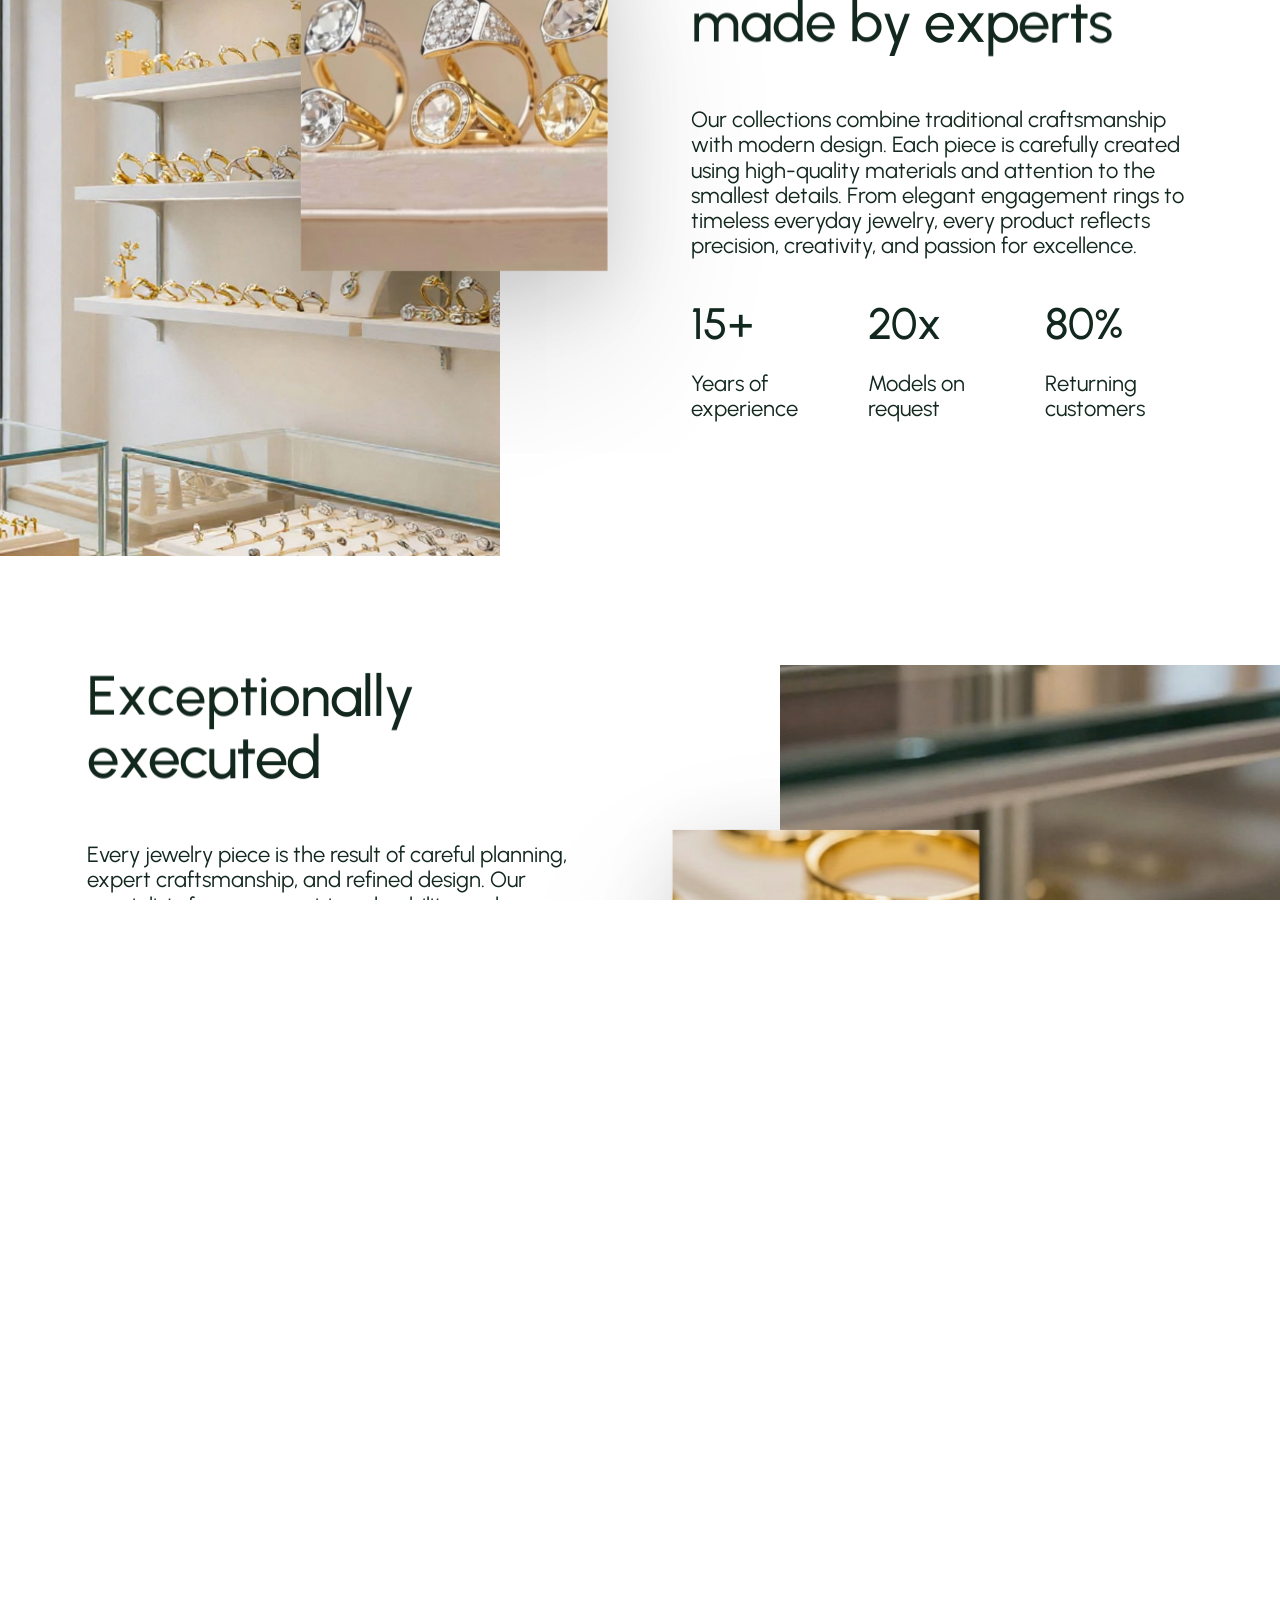
<file: index.html>
<!DOCTYPE html>
<html lang="en">

<head>
    <title>Gabriel Matei</title>
    <meta charset="UTF-8">
    <meta name="viewport" content="width=device-width, initial-scale=1">
    <meta name="description" content="" />
    <meta name="keywords"
        content="Senior Frontend UI Developer | Figma to Production | Pixel Perfect Implementation" />
    <meta http-equiv="Content-Language" content="en-us">
    <meta http-equiv="Content-Type" content="text/html; charset=windows-1252">
    <meta http-equiv="content-type" content="text/html; charset=utf-8" />
    <meta http-equiv="X-UA-Compatible" content="IE=9; IE=8; IE=7; IE=EDGE" />
    <link rel="icon" href="favicon.ico" type="image/x-icon" />

    <link rel="preconnect" href="https://fonts.googleapis.com">
    <link rel="preconnect" href="https://fonts.gstatic.com" crossorigin>
    <link href="https://fonts.googleapis.com/css2?family=Urbanist:ital,wght@0,100..900;1,100..900&display=swap" rel="stylesheet">

    <link href="css/bootstrap.min.css" rel="stylesheet">
    <link href="css/custom.css" rel="stylesheet">

    <script src="js/jquery-1.12.4.js"></script>
    <script src="js/gsap.min.js"></script>
    <script src="js/GSDevTools.min.js"></script>
    <script src="js/ScrollSmoother.min.js"></script>
    <script src="js/ScrollToPlugin.min.js"></script>
    <script src="js/ScrollTrigger.min.js"></script>
    <script src="js/SplitText.min.js"></script>
</head>

<body class="page-gm">

    <div class="loading"></div>

    <div id="smooth-wrapper">
        <div id="smooth-content">

            <div class="body-container">

                <div id="csm-hero-home" class="container-fluid csm-hero">

                    <header>

                        <div class="csm-header d-flex align-items-center">
                            <div class="container">

                                <div class="row d-flex align-center csm-header-container">
                                    <div class="col-lg-5 d-flex align-center gap-15">
                                        <div class="csm-simple-slit-text">Gabriel Matei</div>
                                    </div>
                                    <div class="col-lg-7 csm-menu-right">

                                        <nav class="desktop-only">
                                            <ul class="primary-nav">
                                                <li class="menu-item">
                                                    <a href="index.html">Home</a>
                                                </li>
                                                <li class="menu-item">
                                                    <a href="portfolio.html">Portfolio</a>
                                                </li>
                                                <li class="menu-item">
                                                    <a href="tech.html">Tech highlights</a>
                                                </li>
                                                <li class="menu-item">
                                                    <a href="contact.html">Contact</a>
                                                </li>
                                            </ul>
                                        </nav>
                                    </div>
                                </div>

                            </div>
                        </div>

                    </header>

                    <div class="container">
                        <div class="row">
                            <div class="col-lg-12">
                                <div class="hero-c-left">
                                    <h1><span class="color">Senior</span> Frontend Developer</h1>
                                    <div class="description"><span class="bullet">&#11044;</span> Building responsive interfaces & UI systems</div>
                                    <div class="description"><span class="bullet">&#11044;</span> Advanced CSS architecture</div>
                                    <div class="description"><span class="bullet">&#11044;</span> CSS variables design systems</div>
                                    <div class="description"><span class="bullet">&#11044;</span> Dynamic theming with HSL color tokens</div>
                                    <div class="description"><span class="bullet">&#11044;</span> Responsive UI systems</div>
                                    <div class="hero-btn">
                                        <a class="csm-btn csm-full-btn" href="portfolio.html">View My Work</a>
                                        <a class="csm-btn csm-btn-white" href="contact.html">Contact Me</a>
                                    </div>
                                </div>
                            </div>
                        </div>
                    </div>

                </div>

                <div class="container-fluid">
                    <div class="csm-image-grid">

                        <div class="row">

                            <div class="img-col-right col-lg-6">
                                <div class="csm-img">
                                    <div class="csm-c-img">
                                        <img src="img/jewerly-store-01.jpg" alt="" data-speed="1.1">
                                    </div>
                                </div>
                                <div class="csm-c-img">
                                    <div class="" data-speed="1.1">
                                        <div class="csm-img-small">
                                            <img src="img/jewerly-store-01k.jpg" alt="" data-speed="1.2">
                                        </div>
                                    </div>
                                </div>
                            </div>

                            <div class="text-col-right col-lg-6">
                                <h2 class="csm-slit-word">Exceptional jewelry<br>made by experts</h2>
                                <p class="csm-text-slideUp">Our collections combine traditional craftsmanship with modern design. Each piece is carefully created using high-quality materials and attention to the smallest details. From elegant engagement rings to timeless everyday jewelry, every product reflects precision, creativity, and passion for excellence.</p>
                                <div class="csm-grid-details">
                                    <div class="row">
                                        <div class="col-lg-4">
                                            <h3 class="csm-text-slideUp">15+</h3>
                                            <p class="csm-text-slideUp">Years of experience</p>
                                        </div>
                                        <div class="col-lg-4">
                                            <h3 class="csm-text-slideUp">20x</h3>
                                            <p class="csm-text-slideUp">Models on request</p>
                                        </div>
                                        <div class="col-lg-4">
                                            <h3 class="csm-text-slideUp">80%</h3>
                                            <p class="csm-text-slideUp">Returning customers</p>
                                        </div>
                                    </div>
                                </div>
                            </div>
                        </div>

                        <div class="row row-reverse">

                            <div class="img-col-left col-lg-6">
                                <div class="csm-img">
                                    <div class="csm-c-img">
                                        <img src="img/jewerly-store-02.jpg" alt="" data-speed="1.1">
                                    </div>
                                </div>
                                <div class="csm-c-img">
                                    <div class="csm-img-small">
                                        <img src="img/jewerly-store-01e.jpg" alt="" data-speed="1.15">
                                    </div>
                                </div>
                            </div>

                            <div class="text-col-right col-lg-6">
                                <h2 class="csm-slit-word">Exceptionally executed</h2>
                                <p class="csm-text-slideUp">Every jewelry piece is the result of careful planning, expert craftsmanship, and refined design. Our specialists focus on precision, durability, and aesthetics to ensure every product meets the highest quality standards and delivers a memorable customer experience.</p>
                                <div class="csm-grid-details">
                                    <div class="row">
                                        <div class="col-lg-6">
                                            <h3 class="csm-text-slideUp">100+</h3>
                                            <p class="csm-text-slideUp">New stores across the country</p>
                                        </div>
                                        <div class="col-lg-6">
                                            <h3 class="csm-text-slideUp">25%</h3>
                                            <p class="csm-text-slideUp">Discount on new products</p>
                                        </div>
                                    </div>
                                </div>
                            </div>

                        </div>

                        <div class="row">

                            <div class="img-col-right col-lg-6">
                                <div class="csm-img">
                                    <div class="csm-c-img">
                                        <img src="img/jewerly-store-03.jpg" alt="" data-speed="1.1">
                                    </div>
                                </div>
                                <div class="csm-c-img">
                                    <div class="" data-speed="1.1">
                                        <div class="csm-img-small">
                                            <img src="img/jewerly-store-03h.jpg" alt="" data-speed="1.2">
                                        </div>
                                    </div>
                                </div>
                            </div>

                            <div class="text-col-right col-lg-6">
                                <h2 class="csm-slit-word">New models made monthly</h2>
                                <p class="csm-text-slideUp">Innovation is part of our process. New designs are created every month, inspired by modern trends and timeless elegance. Our goal is to offer unique jewelry that blends contemporary style with classic craftsmanship.</p>
                                <div class="csm-grid-details">
                                    <div class="row">
                                        <div class="col-lg-4">
                                            <h3 class="csm-text-slideUp">3x</h3>
                                            <p class="csm-text-slideUp">New models</p>
                                        </div>
                                        <div class="col-lg-4">
                                            <h3 class="csm-text-slideUp">+40%</h3>
                                            <p class="csm-text-slideUp">Turnover</p>
                                        </div>
                                        <div class="col-lg-4">
                                            <h3 class="csm-text-slideUp">100%</h3>
                                            <p class="csm-text-slideUp">Satisfied customers</p>
                                        </div>
                                    </div>
                                </div>
                            </div>
                        </div>
                    </div>
                </div>

                <!-- <div class="roll-text">
                    <div class="inner">
                        <div class="text">
                            innovation
                        </div>
                        <div class="text">
                            innovation
                        </div>
                        <div class="text">
                            innovation
                        </div>
                    </div>
                </div> -->

                <div class="roll-text-right">
                    <div id="rti-in" class="inner">
                        <div id="rti-text" class="text">
                            innovation
                        </div>
                        <div class="text">
                            innovation
                        </div>
                        <div class="text">
                            innovation
                        </div>
                    </div>
                </div>

                <div class="sticky-container">

                    <div class="csm-bg-1 sticky-box">
                        <div class="container">
                            <div class="row">
                                <div class="col-lg-12">
                                    <h3>The beginnings</h3>
                                    <div class="sticky-box-text">
                                        <p>What started as a small workshop driven by passion for fine jewelry gradually evolved into a brand focused on quality, creativity, and customer satisfaction. From the very beginning, the goal has always been to create pieces that celebrate important moments in people's lives.</p>
                                    </div>
                                </div>
                            </div>
                        </div>
                    </div>

                    <div class="csm-bg-2 sticky-box">
                        <div class="container">
                            <div class="row">
                                <div class="col-lg-12">
                                    <h3>Fine Jewellery</h3>
                                    <div class="sticky-box-text">
                                        <p>Our fine jewelry collection is designed to highlight elegance and sophistication. Each item is carefully crafted using premium materials and modern techniques, resulting in pieces that remain beautiful and meaningful for years to come.</p>
                                    </div>
                                </div>
                            </div>
                        </div>
                    </div>

                    <div class="csm-bg-3 sticky-box">
                        <div class="container">
                            <div class="row">
                                <div class="col-lg-12">
                                    <h3>The first ambassador</h3>
                                    <div class="sticky-box-text">
                                        <p>Our first brand ambassador represented the values that define our philosophy: authenticity, elegance, and attention to detail. Through collaboration and creativity, we continue to build a brand identity that resonates with customers worldwide.</p>
                                    </div>
                                </div>
                            </div>
                        </div>
                    </div>

                    <div class="csm-bg-4 sticky-box">
                        <div class="container">
                            <div class="row">
                                <div class="col-lg-12">
                                    <h3>The steps to international success</h3>
                                    <div class="sticky-box-text">
                                        <p>Through dedication to quality, continuous innovation, and strong customer relationships, the brand expanded beyond local markets. Step by step, the focus on craftsmanship and modern design helped build a growing international presence.</p>
                                    </div>
                                </div>
                            </div>
                        </div>
                    </div>

                    <div class="csm-bg-5 sticky-box">
                        <div class="container">
                            <div class="row">
                                <div class="col-lg-12">
                                    <h3>The luxury experience</h3>
                                    <div class="sticky-box-text">
                                        <p>Luxury is not only about the product but also about the experience. From discovering new collections to selecting the perfect piece, every interaction is designed to feel refined, personal, and memorable.</p>
                                    </div>
                                </div>
                            </div>
                        </div>
                    </div>

                    <div class="csm-bg-6 sticky-box last-sticky-box">
                        <div class="container">
                            <div class="row">
                                <div class="col-lg-12">
                                    <h3>Design and innovation</h3>
                                    <div class="sticky-box-text">
                                        <p>Design and innovation are at the heart of every collection. By combining modern technologies with traditional techniques, new jewelry concepts are constantly explored to create distinctive pieces with lasting value.</p>
                                    </div>
                                </div>
                            </div>
                        </div>
                    </div>

                </div>

                <div id="highlight-style" class="csm-gradient-th-container">
                    <div class="bg">
                        <div class="container">
                            <div class="row">
                                <div class="col-lg-12">
                                    <p class="highlight-text">Every jewelry piece is the result of careful planning, expert craftsmanship, and refined design. Our specialists focus on precision, durability, and aesthetics to ensure every product meets the highest quality standards and delivers a memorable customer experience.</p>
                                </div>
                            </div>
                        </div>
                    </div>
                </div>

                <div class="scroll-text-container">

                    <section class='scroll-text-smooth'>
                        <div class='wrapper text'>
                            <span>you can shine</span>
                        </div>
                    </section>

                </div>

                <!-- <div class="csm-gradient-sec-container">
                    <div class="bg">
                        <div class="container">
                            <div class="row">
                                <div class="col-lg-12">
                                    <p>Maecenas eget tincidunt ex, nec venenatis quam. Maecenas sodales metus neque. Fusce ornare erat est, quis suscipit ante rhoncus quis. Vivamus a elit dolor. Sed magna tortor, pretium sed accumsan in, pretium ac arcu. Quisque sed dictum turpis, vel euismod ante. Praesent neque risus, vehicula et nulla eu, dapibus suscipit tellus. Nunc in diam magna. Quisque vel justo scelerisque, blandit turpis non, gravida urna. Sed vestibulum nibh a est scelerisque pretium. Aenean finibus commodo orci eu congue. Aenean commodo commodo eros, eu porta velit lobortis ac. Suspendisse ut pretium nibh, sit amet volutpat enim.</p>
                                </div>
                            </div>
                        </div>
                    </div>
                </div> -->

                <div class="csm-icon-boxes-full">
                    <div class="csm-icon-boxes">
                        <div class="container-fluid">
                            <div class="row">
                                <div class="col-lg-3 csm-box-1">
                                    <div class="csm-box">
                                        <div class="csm-icon csm-text-slideUp">
                                            <svg version="1.0" xmlns="http://www.w3.org/2000/svg" width="512.000000pt"
                                                height="512.000000pt" viewBox="0 0 512.000000 512.000000"
                                                preserveAspectRatio="xMidYMid meet">
                                                <g transform="translate(0.000000,512.000000) scale(0.100000,-0.100000)"
                                                    fill="#000000" stroke="none">
                                                    <path
                                                        d="M2500 4648 c-19 -21 -20 -34 -20 -244 0 -209 1 -223 21 -248 16 -20 29 -26 59 -26 30 0 43 6 59 26 20 25 21 39 21 249 0 219 0 222 -23 243 -31 30 -89 30 -117 0z" />
                                                    <path
                                                        d="M1600 4498 c-11 -12 -20 -34 -20 -48 0 -15 47 -124 105 -242 93 -193 108 -217 135 -227 54 -18 109 16 110 69 0 26 -186 419 -214 452 -23 26 -89 24 -116 -4z" />
                                                    <path
                                                        d="M3404 4502 c-25 -30 -214 -424 -214 -448 0 -12 9 -33 21 -48 16 -20 29 -26 59 -26 22 0 45 7 55 16 23 23 206 403 212 442 4 25 1 38 -17 57 -29 31 -92 35 -116 7z" />
                                                    <path
                                                        d="M904 4090 c-26 -10 -54 -48 -54 -71 0 -32 121 -269 145 -285 37 -24 91 -11 110 26 8 16 15 35 15 43 0 8 -29 74 -65 146 -50 101 -71 134 -90 141 -30 12 -33 12 -61 0z" />
                                                    <path
                                                        d="M4152 4090 c-15 -7 -42 -50 -87 -141 -36 -72 -65 -138 -65 -146 0 -8 7 -27 15 -43 19 -37 73 -50 110 -26 26 17 145 253 145 287 0 25 -40 67 -70 73 -14 3 -35 1 -48 -4z" />
                                                    <path
                                                        d="M1695 3790 c-197 -31 -390 -132 -520 -272 -33 -35 -311 -422 -617 -860 -603 -861 -588 -836 -535 -886 28 -27 77 -29 105 -4 10 9 261 364 557 787 296 424 559 794 584 824 62 74 141 135 236 181 119 57 190 74 325 74 160 0 277 -35 404 -119 58 -38 81 -66 92 -111 6 -24 5 -26 -12 -19 -10 5 -59 19 -109 33 -115 31 -310 35 -420 8 -225 -55 -421 -184 -538 -356 -41 -59 -8 -130 60 -130 31 0 43 7 77 47 114 132 215 206 347 254 217 79 432 56 648 -70 51 -30 77 -52 88 -76 21 -44 11 -94 -28 -130 -39 -39 -91 -38 -179 0 -52 22 -84 29 -161 33 -169 8 -288 -35 -400 -147 -76 -76 -114 -144 -165 -296 -30 -90 -34 -115 -34 -205 0 -158 36 -270 126 -389 25 -33 73 -81 107 -106 34 -26 203 -118 377 -205 173 -87 325 -169 338 -183 53 -56 32 -146 -42 -181 -35 -16 -44 -16 -246 10 -196 25 -211 26 -234 10 -45 -29 -47 -102 -3 -130 12 -8 111 -26 229 -41 234 -30 279 -27 362 25 l46 30 46 -30 c90 -57 111 -57 529 -4 426 54 465 54 607 -6 152 -63 215 -129 760 -790 l293 -355 44 -3 c56 -4 81 17 81 69 0 42 27 6 -379 499 -306 372 -447 532 -528 602 -123 107 -285 173 -453 184 -68 5 -159 -4 -447 -41 -353 -45 -364 -46 -399 -29 -74 35 -95 125 -42 181 13 14 165 96 338 183 174 87 343 179 377 205 104 78 183 198 218 335 28 105 17 270 -25 385 -51 142 -87 204 -159 276 -111 110 -232 155 -400 147 -77 -4 -109 -11 -161 -33 -89 -39 -141 -39 -181 1 -20 21 -32 44 -36 71 -4 34 -1 45 27 76 37 42 148 106 235 135 33 12 99 26 148 33 240 33 502 -74 662 -272 52 -64 59 -69 95 -69 71 0 105 69 63 130 -117 172 -314 302 -538 356 -111 27 -306 23 -420 -8 -49 -14 -99 -28 -109 -33 -17 -7 -19 -5 -13 23 4 18 14 43 22 56 21 32 156 98 270 132 78 24 108 27 225 28 120 0 144 -3 215 -27 207 -69 281 -141 576 -564 127 -182 234 -327 247 -333 36 -16 61 -12 87 15 50 49 44 60 -201 411 -124 177 -250 350 -280 382 -104 115 -268 215 -424 259 -99 27 -356 25 -464 -5 -165 -46 -330 -131 -378 -196 -43 -59 -63 -138 -52 -206 l9 -55 -42 -28 -43 -29 -43 29 -42 28 9 49 c11 62 -5 138 -43 198 -47 75 -233 179 -390 219 -88 23 -268 32 -356 19z m886 -956 c54 -66 208 -80 314 -29 54 27 70 30 160 30 91 0 105 -3 153 -28 114 -60 165 -128 222 -296 29 -86 32 -103 28 -191 -3 -88 -7 -104 -41 -171 -71 -142 -111 -171 -502 -366 -170 -85 -320 -164 -332 -175 l-22 -20 -33 25 c-18 14 -168 92 -333 175 -165 83 -321 165 -346 184 -63 45 -116 110 -153 188 -26 55 -31 80 -34 161 -4 87 -1 104 28 190 58 171 114 244 228 297 49 23 70 27 152 27 84 -1 102 -4 155 -30 106 -51 260 -37 314 29 8 9 17 16 21 16 4 0 13 -7 21 -16z" />
                                                    <path
                                                        d="M4497 2608 c-24 -19 -38 -64 -28 -91 9 -24 492 -719 521 -751 23 -23 85 -24 111 0 13 11 19 30 19 56 0 36 -27 78 -257 406 -141 202 -264 372 -272 379 -21 16 -73 16 -94 1z" />
                                                    <path
                                                        d="M1488 1350 c-130 -23 -250 -75 -353 -153 -86 -65 -246 -249 -793 -915 -128 -155 -142 -177 -142 -211 0 -52 25 -73 81 -69 l44 3 315 382 c519 629 575 688 716 755 79 37 191 60 279 57 97 -3 102 -2 125 21 27 27 25 73 -3 106 -22 25 -29 27 -123 30 -54 2 -120 -1 -146 -6z" />
                                                </g>
                                            </svg>
                                        </div>
                                        <h4 class="csm-text-slideUp">Love & Engagement</h4>
                                        <p class="csm-text-slideUp">Beautiful engagement rings designed to celebrate meaningful moments and lasting commitments.</p>
                                    </div>
                                </div>
                                <div class="col-lg-3 csm-box-2">
                                    <div class="csm-box">
                                        <div class="csm-icon csm-text-slideUp">
                                            <svg version="1.0" xmlns="http://www.w3.org/2000/svg" width="512.000000pt"
                                                height="512.000000pt" viewBox="0 0 512.000000 512.000000"
                                                preserveAspectRatio="xMidYMid meet">
                                                <g transform="translate(0.000000,512.000000) scale(0.100000,-0.100000)"
                                                    fill="#000000" stroke="none">
                                                    <path
                                                        d="M985 5095 c-18 -17 -25 -35 -25 -61 0 -34 11 -48 140 -179 l140 -142 0 -61 c0 -105 -64 -269 -155 -397 -50 -70 -169 -187 -238 -234 -64 -44 -221 -117 -277 -130 -25 -6 -72 -11 -105 -11 l-59 0 -143 141 -142 142 -43 -6 c-54 -7 -78 -35 -78 -90 0 -41 4 -45 317 -360 360 -360 373 -370 492 -369 181 2 384 76 543 198 l60 47 95 -95 94 -94 14 -80 c76 -423 -130 -900 -492 -1144 -79 -54 -103 -81 -103 -120 0 -39 23 -66 99 -117 378 -255 577 -721 494 -1159 -22 -121 -20 -154 12 -182 31 -26 51 -27 147 -6 101 23 337 23 439 0 166 -36 302 -93 436 -182 95 -64 229 -192 288 -278 78 -113 92 -126 141 -126 48 0 38 -10 153 146 254 343 719 521 1143 440 164 -32 194 -2 162 162 -22 116 -24 303 -5 412 28 161 98 333 191 471 59 87 219 245 311 307 81 54 89 65 89 116 0 41 -11 54 -90 107 -36 24 -107 84 -158 133 -285 275 -406 653 -337 1054 19 112 19 112 -1 139 -29 38 -64 44 -147 25 -105 -23 -355 -23 -467 1 -173 38 -332 112 -486 228 -59 45 -86 59 -111 59 -49 0 -83 -37 -83 -91 0 -37 5 -47 43 -81 98 -92 295 -202 448 -251 152 -50 232 -61 425 -62 l181 0 -1 -165 c0 -186 15 -290 64 -441 76 -233 211 -435 400 -601 l68 -61 -53 -43 c-124 -102 -261 -274 -338 -429 -107 -215 -164 -511 -140 -725 l9 -76 -81 9 c-150 16 -372 -11 -535 -64 -227 -73 -461 -231 -610 -410 l-47 -57 -60 67 c-168 191 -368 324 -602 401 -151 49 -255 64 -441 64 l-165 -1 0 186 c0 200 -11 276 -61 428 -76 230 -240 468 -424 616 l-45 36 40 32 c287 231 471 596 493 981 l7 112 327 -322 326 -322 -43 -64 c-23 -35 -56 -102 -73 -148 -75 -208 -64 -416 33 -613 131 -268 386 -425 690 -425 298 0 549 151 685 412 60 115 83 209 83 353 1 174 -37 304 -131 442 -91 133 -295 283 -386 283 -71 0 -111 -80 -71 -137 9 -12 48 -39 88 -60 101 -52 210 -163 259 -263 47 -98 62 -166 62 -270 -2 -247 -160 -465 -400 -552 -73 -26 -232 -36 -313 -18 -297 64 -509 368 -461 662 13 78 58 197 90 238 l19 25 218 -217 c207 -207 220 -218 256 -218 54 0 87 35 87 91 0 41 -3 46 -215 259 -165 166 -213 219 -203 227 7 6 40 24 74 41 75 38 89 54 89 104 0 48 -39 88 -86 88 -32 0 -134 -47 -186 -86 -17 -13 -35 -24 -40 -24 -4 0 -154 146 -333 325 l-325 325 96 0 c260 0 551 100 772 266 112 84 129 130 74 192 -32 35 -90 30 -141 -11 -141 -115 -292 -190 -476 -238 -100 -27 -316 -36 -435 -19 l-90 12 -99 98 -98 97 45 59 c139 180 225 433 199 584 -6 33 -18 75 -27 93 -8 18 -160 178 -338 355 -323 322 -323 322 -365 322 -32 0 -49 -6 -67 -25z m618 -812 c-2 -151 -107 -359 -257 -509 -150 -150 -358 -255 -509 -257 l-68 -1 -94 94 -95 94 84 27 c298 98 537 308 671 592 24 50 52 120 61 155 l18 63 95 -95 95 -95 -1 -68z" />
                                                    <path
                                                        d="M3022 5113 c-29 -11 -42 -62 -42 -162 0 -121 9 -147 55 -167 43 -18 79 -10 105 23 17 22 20 41 20 143 0 104 -2 120 -21 144 -16 21 -28 26 -62 25 -23 0 -48 -3 -55 -6z" />
                                                    <path
                                                        d="M3012 4590 c-30 -28 -34 -53 -30 -174 3 -119 15 -142 79 -152 28 -5 41 -1 67 21 l32 27 0 124 c0 119 -1 126 -25 149 -31 32 -91 34 -123 5z" />
                                                    <path
                                                        d="M3009 4071 c-29 -29 -29 -31 -29 -146 0 -115 0 -117 29 -146 18 -17 40 -29 56 -29 33 0 81 24 89 45 3 9 6 70 6 136 0 114 -1 121 -25 144 -35 36 -88 34 -126 -4z" />
                                                    <path
                                                        d="M3013 3566 c-27 -24 -28 -27 -31 -143 -4 -117 -3 -120 23 -151 35 -42 93 -45 130 -7 24 23 25 30 25 147 -1 128 -5 144 -47 166 -34 19 -69 14 -100 -12z" />
                                                    <path
                                                        d="M3030 3068 c-40 -21 -50 -54 -50 -166 0 -142 16 -172 96 -172 24 0 43 8 59 25 24 23 25 30 25 148 0 116 -1 125 -23 145 -29 28 -75 36 -107 20z" />
                                                </g>
                                            </svg>
                                        </div>
                                        <h4 class="csm-text-slideUp">The Art of Watchmaking</h4>
                                        <p class="csm-text-slideUp">Precision craftsmanship inspired by traditional techniques and modern design standards.</p>
                                    </div>
                                </div>
                                <div class="col-lg-3 csm-box-3">
                                    <div class="csm-box">
                                        <div class="csm-icon csm-text-slideUp">
                                            <svg version="1.0" xmlns="http://www.w3.org/2000/svg" width="512.000000pt"
                                                height="512.000000pt" viewBox="0 0 512.000000 512.000000"
                                                preserveAspectRatio="xMidYMid meet">
                                                <g transform="translate(0.000000,512.000000) scale(0.100000,-0.100000)"
                                                    fill="#000000" stroke="none">
                                                    <path
                                                        d="M1512 4372 l-312 -197 -421 -440 -421 -440 -179 -315 c-160 -280 -179 -319 -179 -360 0 -70 69 -662 80 -690 6 -14 19 -31 29 -37 13 -8 419 -40 1118 -88 604 -42 1099 -78 1101 -80 2 -1 -25 -249 -59 -550 -66 -585 -65 -577 -15 -610 24 -16 106 -11 1358 74 733 50 1348 95 1367 99 63 13 66 27 105 377 20 176 36 340 36 365 0 40 -22 82 -183 362 l-182 317 -421 438 -420 438 -306 193 -306 192 -63 0 c-35 0 -162 -7 -282 -16 -120 -9 -220 -14 -223 -11 -3 2 -32 243 -65 533 -32 291 -62 537 -65 547 -14 43 -41 49 -387 73 -182 13 -345 24 -362 24 -22 0 -116 -55 -343 -198z m633 -3 c110 -6 205 -14 212 -18 12 -7 -328 -643 -343 -641 -5 1 -93 45 -195 98 l-186 97 109 190 c59 105 122 214 139 243 22 39 34 52 47 48 9 -2 107 -10 217 -17z m-567 -191 c-8 -13 -43 -74 -79 -137 -63 -111 -73 -123 -470 -538 -398 -416 -408 -426 -521 -498 -64 -40 -126 -79 -139 -86 -23 -12 -23 -11 -8 12 9 13 44 75 80 138 63 111 73 123 470 538 l407 425 133 84 c73 46 135 84 137 84 2 0 -2 -10 -10 -22z m929 -434 c42 -373 42 -376 23 -402 -15 -21 -24 -69 -40 -217 -11 -104 -24 -203 -28 -219 -6 -26 -26 14 -156 319 -105 248 -145 353 -139 365 33 68 288 530 293 530 3 0 24 -169 47 -376z m-786 -91 l186 -98 -360 -375 c-197 -206 -399 -416 -448 -467 l-88 -91 -100 172 c-55 94 -103 178 -106 187 -4 12 97 123 355 393 199 207 364 376 368 376 4 0 91 -44 193 -97z m506 -708 l191 -450 -24 -215 c-13 -118 -25 -218 -27 -221 -2 -5 -1194 437 -1206 447 -1 1 192 206 430 454 237 248 435 447 439 443 4 -4 93 -210 197 -458z m1121 61 c72 -129 132 -238 132 -242 -1 -13 -373 -205 -382 -196 -11 11 -348 635 -345 638 3 3 362 31 422 32 l40 1 133 -233z m855 -538 c398 -415 412 -431 474 -540 107 -186 110 -178 -38 -85 l-131 82 -410 427 c-399 415 -412 430 -475 540 -107 187 -110 178 38 85 l132 -82 410 -427z m-1390 236 l149 -275 -248 -584 c-137 -321 -249 -583 -250 -582 -4 5 192 1717 196 1717 3 0 72 -124 153 -276z m-2075 23 c45 -78 93 -161 107 -184 l25 -41 -317 -191 c-252 -152 -319 -188 -321 -174 -15 108 -49 449 -44 451 4 1 106 65 227 142 121 77 225 140 230 140 6 0 47 -64 93 -143z m3217 -493 c198 -207 361 -380 363 -385 3 -7 -168 -309 -200 -352 -12 -16 -54 24 -453 442 -242 252 -441 463 -442 468 -2 6 344 196 367 202 3 0 167 -168 365 -375z m-2300 -110 c297 -112 531 -203 520 -203 -51 0 -1696 117 -1701 121 -2 3 116 77 263 166 l267 160 56 -21 c30 -11 298 -112 595 -223z m1934 -373 c200 -208 363 -382 363 -387 -1 -6 -1474 -564 -1479 -560 -2 1 138 332 309 735 l312 733 66 -70 c36 -39 229 -242 429 -451z m1139 -181 c199 -125 213 -135 208 -159 -3 -14 -15 -117 -27 -229 -15 -130 -27 -201 -33 -198 -6 2 -149 87 -318 188 l-307 184 96 165 c135 232 120 213 146 197 12 -8 118 -74 235 -148z m-335 -512 c248 -149 268 -163 237 -166 -73 -6 -1705 -119 -1707 -118 -4 3 1172 444 1185 445 8 1 136 -72 285 -161z" />
                                                    <path
                                                        d="M3410 4315 l0 -85 -85 0 -85 0 0 -90 0 -90 85 0 85 0 0 -85 0 -85 90 0 90 0 0 85 0 85 85 0 85 0 0 90 0 90 -85 0 -85 0 0 85 0 85 -90 0 -90 0 0 -85z m170 -175 l0 -80 -80 0 -80 0 0 80 0 80 80 0 80 0 0 -80z" />
                                                    <path d="M3660 3630 l0 -90 90 0 90 0 0 90 0 90 -90 0 -90 0 0 -90z" />
                                                    <path d="M4690 3110 l0 -90 90 0 90 0 0 90 0 90 -90 0 -90 0 0 -90z" />
                                                    <path d="M930 1580 l0 -90 90 0 90 0 0 90 0 90 -90 0 -90 0 0 -90z" />
                                                    <path
                                                        d="M680 1245 l0 -85 -85 0 -85 0 0 -90 0 -90 85 0 85 0 0 -85 0 -85 90 0 90 0 0 85 0 85 85 0 85 0 0 90 0 90 -85 0 -85 0 0 85 0 85 -90 0 -90 0 0 -85z m170 -175 l0 -80 -80 0 -80 0 0 80 0 80 80 0 80 0 0 -80z" />
                                                </g>
                                            </svg>
                                        </div>
                                        <h4 class="csm-text-slideUp">New Models</h4>
                                        <p class="csm-text-slideUp">Fresh jewelry designs released regularly to reflect new trends and creative ideas.</p>
                                    </div>
                                </div>
                                <div class="col-lg-3 csm-box-4">
                                    <div class="csm-box">
                                        <div class="csm-icon csm-text-slideUp">
                                            <svg version="1.0" xmlns="http://www.w3.org/2000/svg" width="512.000000pt"
                                                height="512.000000pt" viewBox="0 0 512.000000 512.000000"
                                                preserveAspectRatio="xMidYMid meet">
                                                <g transform="translate(0.000000,512.000000) scale(0.100000,-0.100000)"
                                                    fill="#000000" stroke="none">
                                                    <path
                                                        d="M2407 5100 c-78 -24 -155 -77 -208 -141 -100 -119 -126 -143 -184 -170 -68 -33 -163 -39 -225 -15 -162 64 -185 69 -275 68 -144 -1 -247 -45 -346 -148 -64 -68 -105 -146 -119 -227 -6 -31 -14 -82 -20 -113 -21 -124 -102 -218 -217 -254 -36 -11 -79 -20 -97 -20 -51 0 -146 -28 -201 -60 -61 -35 -155 -130 -182 -185 -40 -79 -56 -148 -56 -235 0 -84 7 -113 69 -270 24 -62 18 -157 -15 -225 -27 -58 -51 -84 -170 -183 -110 -92 -161 -209 -161 -366 1 -151 54 -269 163 -358 108 -90 163 -152 182 -207 25 -76 16 -175 -24 -266 -64 -150 -61 -296 12 -440 27 -55 121 -150 182 -185 55 -32 150 -60 201 -60 18 0 62 -9 100 -21 56 -17 77 -31 125 -78 47 -48 61 -69 78 -125 12 -38 21 -86 21 -107 0 -47 32 -147 66 -205 31 -53 128 -146 179 -171 80 -40 148 -56 235 -56 85 1 100 4 275 70 26 10 64 14 110 11 115 -6 159 -35 293 -196 91 -110 208 -162 362 -162 155 0 272 53 362 163 90 108 152 163 207 182 76 25 175 16 266 -24 92 -39 185 -54 267 -42 126 19 208 61 291 150 68 74 105 149 119 238 26 176 57 242 145 309 42 32 114 54 233 72 89 13 169 53 241 119 105 97 150 202 151 348 1 90 -4 113 -68 275 -24 62 -18 157 15 225 27 58 51 84 170 183 110 92 161 209 161 366 -1 150 -54 268 -162 358 -118 99 -142 125 -169 183 -33 68 -39 163 -15 225 64 162 69 185 68 275 -1 144 -45 247 -148 346 -71 66 -148 106 -235 120 -182 29 -229 48 -295 122 -46 51 -84 147 -84 211 0 51 -28 146 -60 201 -35 61 -130 155 -185 182 -79 40 -148 56 -235 56 -84 0 -113 -7 -270 -69 -62 -24 -157 -18 -225 15 -58 27 -84 51 -183 170 -56 66 -130 116 -211 141 -83 26 -223 26 -304 0z m273 -161 c64 -29 102 -61 155 -130 118 -156 240 -215 423 -207 84 4 109 9 187 42 148 63 264 50 365 -41 69 -62 96 -119 114 -243 20 -133 59 -214 140 -296 82 -81 163 -120 296 -140 124 -18 181 -45 243 -114 90 -100 103 -217 41 -366 -33 -77 -38 -102 -42 -186 -8 -183 51 -305 207 -423 110 -84 151 -158 151 -275 0 -118 -42 -192 -154 -277 -152 -115 -212 -239 -204 -422 4 -83 10 -108 42 -185 62 -149 49 -266 -41 -366 -62 -69 -119 -96 -243 -114 -133 -20 -214 -59 -296 -140 -81 -82 -120 -163 -140 -296 -18 -123 -45 -181 -112 -241 -102 -92 -219 -106 -367 -43 -78 33 -103 38 -186 42 -183 8 -307 -52 -422 -204 -85 -112 -159 -153 -277 -154 -121 0 -196 44 -284 164 -92 124 -207 186 -363 194 -105 5 -154 -5 -258 -50 -125 -55 -249 -37 -345 49 -69 62 -96 119 -114 243 -20 133 -59 214 -140 296 -82 81 -163 120 -296 140 -123 18 -181 45 -241 112 -87 97 -105 223 -51 349 43 97 52 137 52 229 0 169 -62 288 -209 399 -110 84 -151 158 -151 275 0 117 41 191 151 275 147 111 209 230 209 399 0 92 -9 132 -52 229 -54 126 -36 252 51 349 60 67 118 94 241 112 133 20 214 59 296 140 81 82 120 163 140 296 18 124 45 181 114 243 101 91 217 104 365 41 78 -33 103 -38 187 -42 183 -8 305 51 423 207 84 110 158 151 275 151 54 0 88 -6 120 -21z" />
                                                    <path
                                                        d="M2315 4369 c-294 -38 -605 -166 -853 -354 -380 -286 -637 -718 -707 -1189 -19 -131 -19 -388 0 -523 38 -269 138 -532 289 -758 118 -176 157 -203 220 -154 38 30 36 84 -5 135 -154 191 -277 455 -331 712 -20 93 -23 136 -23 327 1 189 4 234 23 321 144 665 644 1164 1308 1306 96 20 135 23 329 23 189 -1 234 -4 321 -23 256 -56 520 -179 708 -331 51 -41 105 -43 135 -5 24 30 26 55 10 87 -16 29 -37 46 -164 132 -224 151 -487 252 -758 290 -112 16 -389 18 -502 4z" />
                                                    <path
                                                        d="M3861 3704 c-34 -43 -26 -71 44 -169 166 -232 261 -464 301 -739 23 -155 15 -420 -16 -565 -141 -661 -643 -1161 -1306 -1303 -95 -20 -137 -23 -324 -23 -234 0 -293 8 -483 66 -186 57 -332 129 -497 248 -62 44 -94 61 -118 61 -44 0 -72 -30 -72 -79 0 -47 26 -73 172 -168 162 -106 371 -196 575 -248 182 -45 482 -59 682 -29 802 117 1425 737 1546 1540 19 126 19 388 0 521 -37 262 -135 524 -278 741 -95 145 -121 172 -167 172 -30 0 -43 -6 -59 -26z" />
                                                    <path
                                                        d="M1925 3666 c-194 -61 -316 -238 -317 -462 -1 -152 44 -268 143 -366 34 -34 82 -70 116 -86 52 -24 70 -27 163 -27 99 0 110 2 171 32 165 81 276 294 253 488 -29 258 -205 437 -428 434 -34 0 -79 -6 -101 -13z m203 -172 c192 -96 226 -399 62 -548 -54 -49 -97 -66 -162 -66 -142 0 -259 141 -261 315 -1 131 61 244 162 297 70 37 129 37 199 2z" />
                                                    <path
                                                        d="M2912 3573 c-22 -20 -812 -1897 -812 -1930 0 -11 9 -32 21 -47 27 -35 86 -37 116 -3 30 34 803 1886 803 1925 0 19 -8 40 -20 52 -25 25 -81 26 -108 3z" />
                                                    <path
                                                        d="M2975 2387 c-62 -21 -103 -45 -153 -90 -126 -116 -184 -304 -148 -477 34 -160 116 -274 244 -337 72 -36 81 -38 171 -38 84 0 103 3 155 28 169 79 267 240 268 443 1 199 -94 369 -249 446 -57 28 -78 33 -157 35 -56 2 -106 -2 -131 -10z m212 -168 c97 -47 164 -167 166 -294 1 -131 -61 -244 -162 -297 -70 -37 -129 -37 -199 -2 -192 96 -226 399 -62 548 23 21 56 44 74 52 48 20 133 17 183 -7z" />
                                                </g>
                                            </svg>
                                        </div>
                                        <h4 class="csm-text-slideUp">Discounts</h4>
                                        <p class="csm-text-slideUp">Exclusive offers and seasonal promotions designed to reward loyal customers.</p>
                                    </div>
                                </div>
                            </div>
                        </div>
                    </div>
                </div>

                <!-- <div id="csm-spacing"></div> -->

                <footer>
                    <div id="csm-footer" class="csm-container-fluid">
                        <div class="csm-footer">
                            <div class="csm-footer-top">
                                <div class="footer-title">you can shine</div>
                                <div class="csm-btn-back">
                                    <a id="back-to-top" class="btn-back" href="#">
                                        <div class="btn-back-fill-bg"></div>
                                        <div class="arrows">
                                            <div class="arrow">
                                                <svg version="1.0" xmlns="http://www.w3.org/2000/svg" width="352.000000pt"
                                                    height="500.000000pt" viewBox="0 0 352.000000 500.000000"
                                                    preserveAspectRatio="xMidYMid meet">
                                                    <g transform="translate(0.000000,500.000000) scale(0.100000,-0.100000)"
                                                        fill="#000000" stroke="none">
                                                        <path
                                                            d="M1611 4990 c-214 -45 -405 -173 -528 -355 -157 -233 -1037 -1624 -1054 -1667 -14 -35 -23 -85 -27 -144 -6 -112 17 -198 76 -290 50 -77 109 -128 202 -173 l75 -36 162 -3 162 -4 3 -936 c3 -873 5 -941 22 -992 61 -187 197 -322 375 -374 47 -14 136 -16 672 -16 588 0 620 1 680 20 163 51 285 165 351 328 l23 57 5 938 5 939 24 19 c20 16 40 19 140 19 183 0 280 37 392 149 69 69 119 156 138 241 25 108 8 248 -42 345 -19 39 -905 1443 -995 1577 -57 87 -180 204 -268 256 -38 23 -112 56 -164 73 -88 30 -106 33 -240 35 -80 2 -165 -1 -189 -6z m103 -148 c-160 -56 -251 -139 -400 -368 -304 -466 -909 -1440 -936 -1507 -29 -74 -36 -215 -13 -292 21 -74 44 -119 91 -180 l36 -48 -57 6 c-208 21 -355 250 -288 447 11 35 200 339 507 820 269 421 511 797 537 835 91 134 218 233 357 279 101 33 106 34 182 35 l65 1 -81 -28z m367 -106 c90 -19 178 -66 234 -123 60 -63 1031 -1598 1058 -1673 58 -164 -31 -368 -198 -453 -57 -29 -69 -31 -210 -37 -168 -7 -196 -16 -242 -77 l-28 -36 -5 -936 c-5 -877 -6 -939 -23 -986 -42 -112 -122 -202 -223 -250 -85 -40 -185 -47 -603 -43 -352 4 -380 6 -433 26 -155 57 -257 184 -278 346 -5 39 -10 463 -10 943 0 592 -3 881 -11 900 -6 15 -20 39 -32 51 -41 45 -75 55 -213 62 -115 6 -139 10 -187 33 -151 74 -233 263 -180 417 18 53 194 342 621 1020 324 513 402 629 470 692 130 120 304 164 493 124z m-1110 -2435 l24 -19 5 -939 c4 -841 7 -942 22 -979 30 -74 57 -123 103 -179 25 -30 41 -55 37 -55 -5 0 -34 9 -65 19 -150 52 -254 179 -277 338 -6 40 -10 424 -10 951 l0 882 69 0 c53 0 74 -4 92 -19z" />
                                                    </g>
                                                </svg>
                                            </div>
                                            <div class="arrow">
                                                <svg version="1.0" xmlns="http://www.w3.org/2000/svg" width="352.000000pt"
                                                    height="500.000000pt" viewBox="0 0 352.000000 500.000000"
                                                    preserveAspectRatio="xMidYMid meet">
                                                    <g transform="translate(0.000000,500.000000) scale(0.100000,-0.100000)"
                                                        fill="#000000" stroke="none">
                                                        <path
                                                            d="M1611 4990 c-214 -45 -405 -173 -528 -355 -157 -233 -1037 -1624 -1054 -1667 -14 -35 -23 -85 -27 -144 -6 -112 17 -198 76 -290 50 -77 109 -128 202 -173 l75 -36 162 -3 162 -4 3 -936 c3 -873 5 -941 22 -992 61 -187 197 -322 375 -374 47 -14 136 -16 672 -16 588 0 620 1 680 20 163 51 285 165 351 328 l23 57 5 938 5 939 24 19 c20 16 40 19 140 19 183 0 280 37 392 149 69 69 119 156 138 241 25 108 8 248 -42 345 -19 39 -905 1443 -995 1577 -57 87 -180 204 -268 256 -38 23 -112 56 -164 73 -88 30 -106 33 -240 35 -80 2 -165 -1 -189 -6z m103 -148 c-160 -56 -251 -139 -400 -368 -304 -466 -909 -1440 -936 -1507 -29 -74 -36 -215 -13 -292 21 -74 44 -119 91 -180 l36 -48 -57 6 c-208 21 -355 250 -288 447 11 35 200 339 507 820 269 421 511 797 537 835 91 134 218 233 357 279 101 33 106 34 182 35 l65 1 -81 -28z m367 -106 c90 -19 178 -66 234 -123 60 -63 1031 -1598 1058 -1673 58 -164 -31 -368 -198 -453 -57 -29 -69 -31 -210 -37 -168 -7 -196 -16 -242 -77 l-28 -36 -5 -936 c-5 -877 -6 -939 -23 -986 -42 -112 -122 -202 -223 -250 -85 -40 -185 -47 -603 -43 -352 4 -380 6 -433 26 -155 57 -257 184 -278 346 -5 39 -10 463 -10 943 0 592 -3 881 -11 900 -6 15 -20 39 -32 51 -41 45 -75 55 -213 62 -115 6 -139 10 -187 33 -151 74 -233 263 -180 417 18 53 194 342 621 1020 324 513 402 629 470 692 130 120 304 164 493 124z m-1110 -2435 l24 -19 5 -939 c4 -841 7 -942 22 -979 30 -74 57 -123 103 -179 25 -30 41 -55 37 -55 -5 0 -34 9 -65 19 -150 52 -254 179 -277 338 -6 40 -10 424 -10 951 l0 882 69 0 c53 0 74 -4 92 -19z" />
                                                    </g>
                                                </svg>
                                            </div>
                                        </div>
                                    </a>
                                </div>
                            </div>
                            <div class="csm-footer-middle">
                                <div class="cfm-col">
                                    <div class="cf-text">
                                        This website is a personal portfolio project created to demonstrate UI/UX design, front-end development and animation techniques.
                                    </div>
                                </div>
                                <div class="cfm-col">
                                    <div class="cf-box-main">
                                        <div class="cf-box">
                                            <a href="portfolio.html" class="cf-box-link" aria-label=""></a>

                                            <figure class="media-wrapper image-wrapper responsive media-lazy">
                                                <span class="media-inner image-inner">
                                                    <img width="800" height="800" class="media image lazy entered loaded"
                                                        alt="" data-lazyload="1" decoding="async" src="img/portfolio.jpg">
                                                </span>
                                            </figure>
                                            <h5 class="cf-box-title split" data-split="">
                                                <span class="line line-normal">Portfolio</span>
                                                <span class="line line-hover">Portfolio</span>
                                            </h5>
                                        </div>
                                    </div>
                                </div>
                                <div class="cfm-col">
                                    <div class="cf-box-main">
                                        <div class="cf-box">
                                            <a href="tech.html" class="cf-box-link" aria-label=""></a>

                                            <figure class="media-wrapper image-wrapper responsive media-lazy">
                                                <span class="media-inner image-inner">
                                                    <img width="800" height="800" class="media image lazy entered loaded"
                                                        alt="" data-lazyload="1" decoding="async" src="img/technology.jpg">
                                                </span>
                                            </figure>
                                            <h5 class="cf-box-title split" data-split="">
                                                <span class="line line-normal">Tech highlights</span>
                                                <span class="line line-hover">Tech highlights</span>
                                            </h5>
                                        </div>
                                    </div>
                                </div>
                                <div class="cfm-col">
                                    <div class="cf-box-main">
                                        <div class="cf-box">
                                            <a href="contact.html" class="cf-box-link" aria-label=""></a>

                                            <figure class="media-wrapper image-wrapper responsive media-lazy">
                                                <span class="media-inner image-inner">
                                                    <img width="800" height="800" class="media image lazy entered loaded"
                                                        alt="" data-lazyload="1" decoding="async" src="img/contact.jpg">
                                                </span>
                                            </figure>
                                            <h5 class="cf-box-title split" data-split="">
                                                <span class="line line-normal">Contact</span>
                                                <span class="line line-hover">Contact</span>
                                            </h5>
                                        </div>
                                    </div>
                                </div>
                            </div>
                            <div class="csm-footer-bottom">
                                <div class="csm-copyright">
                                    &copy; Gabriel Matei <span id="csm-year"></span>. All Rights Reserved
                                </div>
                                <div class="csm-footer-nav">

                                </div>
                            </div>
                        </div>
                    </div>
                </footer>

            </div>

        </div>
    </div>
    
    <div class="mobile-trigger mobile-only">
        <span class="nav-toggle-burger">
            <span class="burger-line"></span>
            <span class="burger-line"></span>
            <span class="burger-line"></span>
        </span>
        <span class="nav-toggle-close">
            <span class="close-line"></span>
            <span class="close-line"></span>
        </span>
    </div>

    <nav class="mobile-only">
        <ul class="primary-nav">
            <li class="menu-item2">
                <a href="index.html">Home</a>
            </li>
            <li class="menu-item2">
                <a href="portfolio.html">Portfolio</a>
            </li>
            <li class="menu-item2">
                <a href="tech.html">Tech highlights</a>
            </li>
            <li class="menu-item2">
                <a href="contact.html">Contact</a>
            </li>
        </ul>
    </nav>

    <script>
        window.addEventListener('load', () => {
            const d = new Date();
            let year = d.getFullYear();
            const footerYear = document.getElementById("csm-year");
            footerYear.innerHTML = year;
        });
    </script>

    <script type="text/javascript" src="js/custom.js"></script>
</body>

</html>
</file>
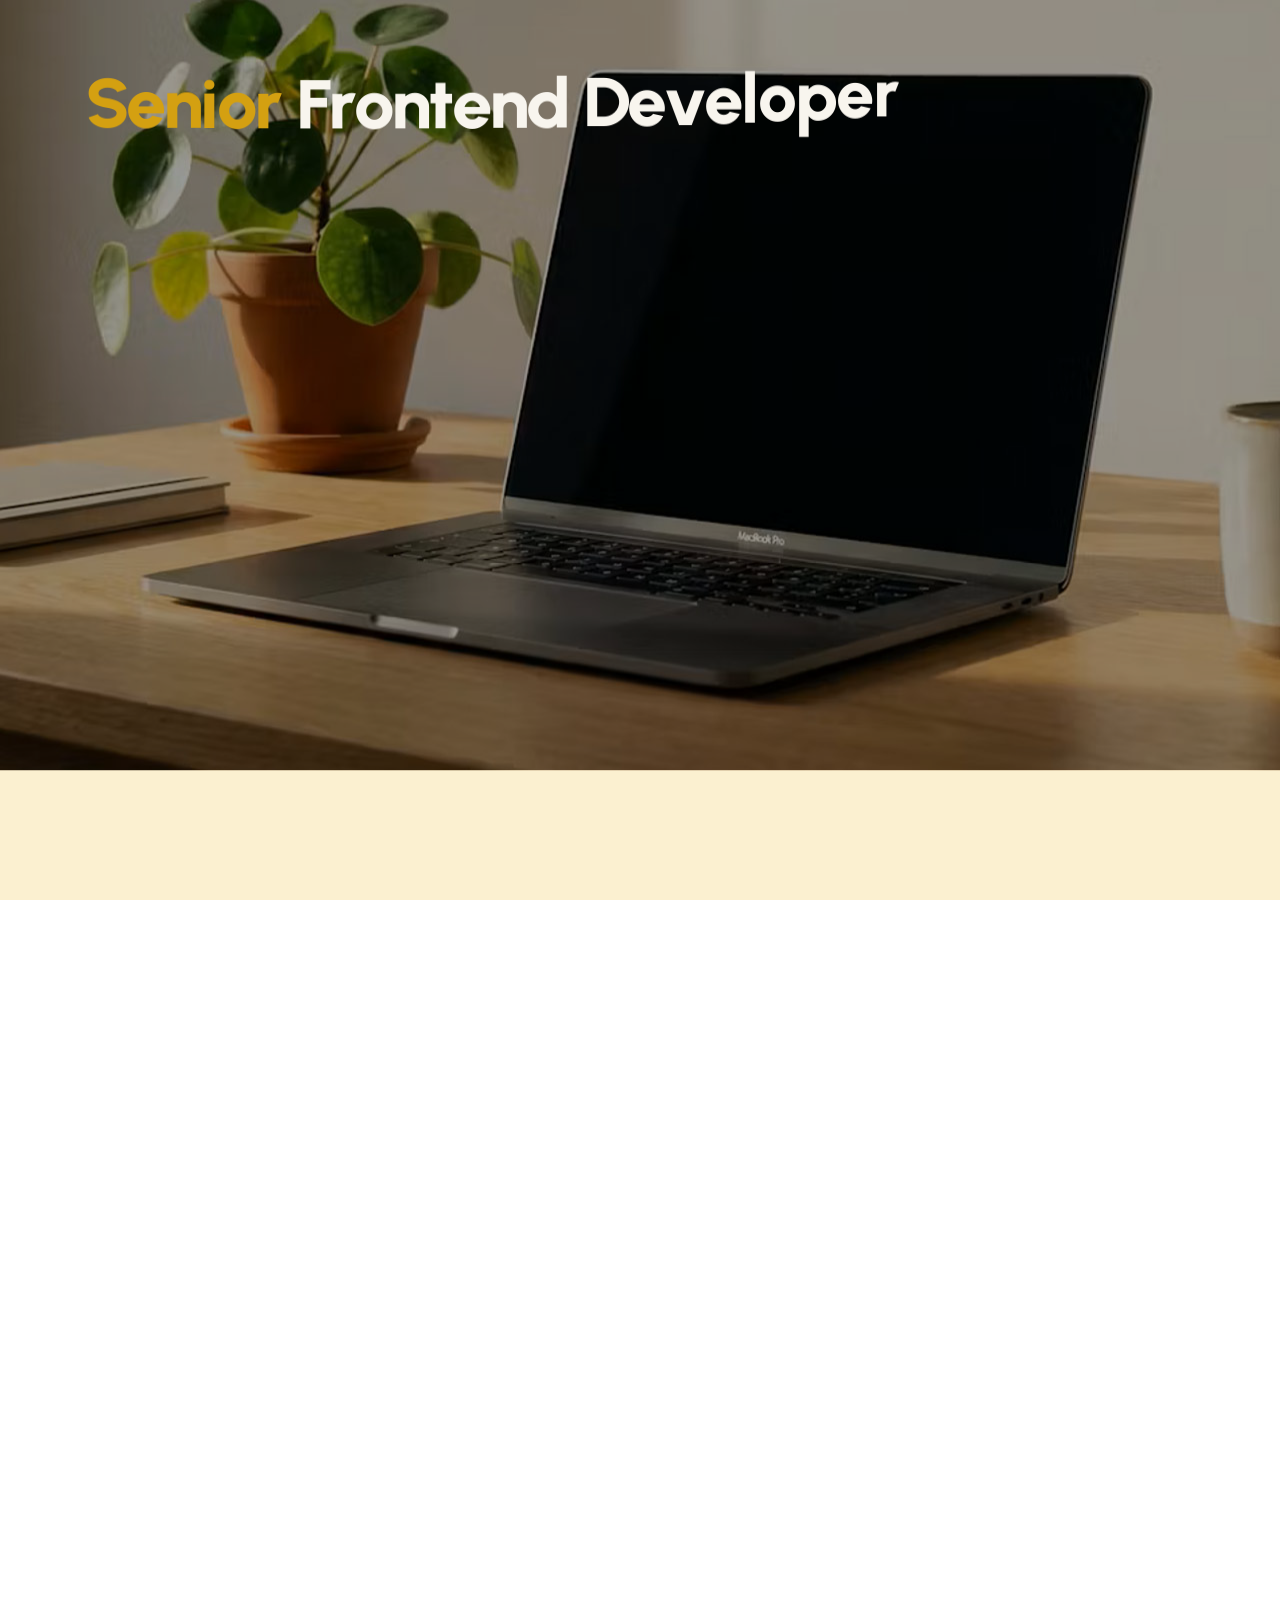
<file: contact.html>
<!DOCTYPE html>
<html lang="en">

<head>
    <title>Gabriel Matei</title>
    <meta charset="UTF-8">
    <meta name="viewport" content="width=device-width, initial-scale=1">
    <meta name="description" content="" />
    <meta name="keywords"
        content="Senior Frontend UI Developer | Figma to Production | Pixel Perfect Implementation" />
    <meta http-equiv="Content-Language" content="en-us">
    <meta http-equiv="Content-Type" content="text/html; charset=windows-1252">
    <meta http-equiv="content-type" content="text/html; charset=utf-8" />
    <meta http-equiv="X-UA-Compatible" content="IE=9; IE=8; IE=7; IE=EDGE" />
    <link rel="icon" href="favicon.ico" type="image/x-icon" />

    <link rel="preconnect" href="https://fonts.googleapis.com">
    <link rel="preconnect" href="https://fonts.gstatic.com" crossorigin>
    <link href="https://fonts.googleapis.com/css2?family=Urbanist:ital,wght@0,100..900;1,100..900&display=swap" rel="stylesheet">

    <link href="css/bootstrap.min.css" rel="stylesheet">
    <link href="css/custom.css" rel="stylesheet">

    <script src="js/jquery-1.12.4.js"></script>
    <script src="js/gsap.min.js"></script>
    <script src="js/GSDevTools.min.js"></script>
    <script src="js/ScrollSmoother.min.js"></script>
    <script src="js/ScrollToPlugin.min.js"></script>
    <script src="js/ScrollTrigger.min.js"></script>
    <script src="js/SplitText.min.js"></script>
</head>

<body class="page-contact">

    <div class="loading"></div>

    <div id="smooth-wrapper">
        <div id="smooth-content">

            <div class="body-container">

                <div id="csm-hero-portfolio" class="container-fluid csm-hero">

                    <header>

                        <div class="csm-header d-flex align-items-center">
                            <div class="container">

                                <div class="row d-flex align-center csm-header-container">
                                    <div class="col-lg-5 d-flex align-center gap-15">
                                        <div class="csm-simple-slit-text">Gabriel Matei</div>
                                    </div>
                                    <div class="col-lg-7 csm-menu-right">

                                        <nav class="desktop-only">
                                            <ul class="primary-nav">
                                                <li class="menu-item">
                                                    <a href="index.html">Home</a>
                                                </li>
                                                <li class="menu-item">
                                                    <a href="portfolio.html">Portfolio</a>
                                                </li>
                                                <li class="menu-item">
                                                    <a href="tech.html">Tech highlights</a>
                                                </li>
                                                <li class="menu-item">
                                                    <a href="contact.html">Contact</a>
                                                </li>
                                            </ul>
                                        </nav>
                                    </div>
                                </div>

                            </div>
                        </div>

                    </header>

                    <div class="container">
                        <div class="row">
                            <div class="col-lg-12">
                                <div class="hero-c-left">
                                    <h1><span class="color">Senior</span> Frontend Developer</h1>
                                    <div id="multi-description">
                                        <span class="spec-description">Specialized in</span>
                                        <span class="specd active">▸ Responsive UI Systems</span>
                                        <span class="specd">▸ Advanced CSS Architecture</span>
                                        <span class="specd">▸ GSAP Web Animations</span>
                                        <span class="specd">▸ WordPress Development</span>
                                    </div>
                                    <div class="hero-btn">
                                        <a class="csm-btn csm-full-btn" href="contact.html">Contact Me</a>
                                    </div>
                                </div>
                            </div>
                        </div>
                    </div>

                </div>

                <div class="csm-uc">
                    <div class="csm-uc-img">
                        <img src="img/puc.png">
                    </div>
                </div>

                <footer>
                    <div id="csm-footer" class="csm-container-fluid">
                        <div class="csm-footer">
                            <div class="csm-footer-top">
                                <div class="footer-title">you can shine</div>
                                <div class="csm-btn-back">
                                    <a id="back-to-top" class="btn-back" href="#">
                                        <div class="btn-back-fill-bg"></div>
                                        <div class="arrows">
                                            <div class="arrow">
                                                <svg version="1.0" xmlns="http://www.w3.org/2000/svg" width="352.000000pt"
                                                    height="500.000000pt" viewBox="0 0 352.000000 500.000000"
                                                    preserveAspectRatio="xMidYMid meet">
                                                    <g transform="translate(0.000000,500.000000) scale(0.100000,-0.100000)"
                                                        fill="#000000" stroke="none">
                                                        <path
                                                            d="M1611 4990 c-214 -45 -405 -173 -528 -355 -157 -233 -1037 -1624 -1054 -1667 -14 -35 -23 -85 -27 -144 -6 -112 17 -198 76 -290 50 -77 109 -128 202 -173 l75 -36 162 -3 162 -4 3 -936 c3 -873 5 -941 22 -992 61 -187 197 -322 375 -374 47 -14 136 -16 672 -16 588 0 620 1 680 20 163 51 285 165 351 328 l23 57 5 938 5 939 24 19 c20 16 40 19 140 19 183 0 280 37 392 149 69 69 119 156 138 241 25 108 8 248 -42 345 -19 39 -905 1443 -995 1577 -57 87 -180 204 -268 256 -38 23 -112 56 -164 73 -88 30 -106 33 -240 35 -80 2 -165 -1 -189 -6z m103 -148 c-160 -56 -251 -139 -400 -368 -304 -466 -909 -1440 -936 -1507 -29 -74 -36 -215 -13 -292 21 -74 44 -119 91 -180 l36 -48 -57 6 c-208 21 -355 250 -288 447 11 35 200 339 507 820 269 421 511 797 537 835 91 134 218 233 357 279 101 33 106 34 182 35 l65 1 -81 -28z m367 -106 c90 -19 178 -66 234 -123 60 -63 1031 -1598 1058 -1673 58 -164 -31 -368 -198 -453 -57 -29 -69 -31 -210 -37 -168 -7 -196 -16 -242 -77 l-28 -36 -5 -936 c-5 -877 -6 -939 -23 -986 -42 -112 -122 -202 -223 -250 -85 -40 -185 -47 -603 -43 -352 4 -380 6 -433 26 -155 57 -257 184 -278 346 -5 39 -10 463 -10 943 0 592 -3 881 -11 900 -6 15 -20 39 -32 51 -41 45 -75 55 -213 62 -115 6 -139 10 -187 33 -151 74 -233 263 -180 417 18 53 194 342 621 1020 324 513 402 629 470 692 130 120 304 164 493 124z m-1110 -2435 l24 -19 5 -939 c4 -841 7 -942 22 -979 30 -74 57 -123 103 -179 25 -30 41 -55 37 -55 -5 0 -34 9 -65 19 -150 52 -254 179 -277 338 -6 40 -10 424 -10 951 l0 882 69 0 c53 0 74 -4 92 -19z" />
                                                    </g>
                                                </svg>
                                            </div>
                                            <div class="arrow">
                                                <svg version="1.0" xmlns="http://www.w3.org/2000/svg" width="352.000000pt"
                                                    height="500.000000pt" viewBox="0 0 352.000000 500.000000"
                                                    preserveAspectRatio="xMidYMid meet">
                                                    <g transform="translate(0.000000,500.000000) scale(0.100000,-0.100000)"
                                                        fill="#000000" stroke="none">
                                                        <path
                                                            d="M1611 4990 c-214 -45 -405 -173 -528 -355 -157 -233 -1037 -1624 -1054 -1667 -14 -35 -23 -85 -27 -144 -6 -112 17 -198 76 -290 50 -77 109 -128 202 -173 l75 -36 162 -3 162 -4 3 -936 c3 -873 5 -941 22 -992 61 -187 197 -322 375 -374 47 -14 136 -16 672 -16 588 0 620 1 680 20 163 51 285 165 351 328 l23 57 5 938 5 939 24 19 c20 16 40 19 140 19 183 0 280 37 392 149 69 69 119 156 138 241 25 108 8 248 -42 345 -19 39 -905 1443 -995 1577 -57 87 -180 204 -268 256 -38 23 -112 56 -164 73 -88 30 -106 33 -240 35 -80 2 -165 -1 -189 -6z m103 -148 c-160 -56 -251 -139 -400 -368 -304 -466 -909 -1440 -936 -1507 -29 -74 -36 -215 -13 -292 21 -74 44 -119 91 -180 l36 -48 -57 6 c-208 21 -355 250 -288 447 11 35 200 339 507 820 269 421 511 797 537 835 91 134 218 233 357 279 101 33 106 34 182 35 l65 1 -81 -28z m367 -106 c90 -19 178 -66 234 -123 60 -63 1031 -1598 1058 -1673 58 -164 -31 -368 -198 -453 -57 -29 -69 -31 -210 -37 -168 -7 -196 -16 -242 -77 l-28 -36 -5 -936 c-5 -877 -6 -939 -23 -986 -42 -112 -122 -202 -223 -250 -85 -40 -185 -47 -603 -43 -352 4 -380 6 -433 26 -155 57 -257 184 -278 346 -5 39 -10 463 -10 943 0 592 -3 881 -11 900 -6 15 -20 39 -32 51 -41 45 -75 55 -213 62 -115 6 -139 10 -187 33 -151 74 -233 263 -180 417 18 53 194 342 621 1020 324 513 402 629 470 692 130 120 304 164 493 124z m-1110 -2435 l24 -19 5 -939 c4 -841 7 -942 22 -979 30 -74 57 -123 103 -179 25 -30 41 -55 37 -55 -5 0 -34 9 -65 19 -150 52 -254 179 -277 338 -6 40 -10 424 -10 951 l0 882 69 0 c53 0 74 -4 92 -19z" />
                                                    </g>
                                                </svg>
                                            </div>
                                        </div>
                                    </a>
                                </div>
                            </div>
                            <div class="csm-footer-middle">
                                <div class="cfm-col">
                                    <div class="cf-text">
                                        This website is a personal portfolio project created to demonstrate UI/UX design, front-end development and animation techniques.
                                    </div>
                                </div>
                                <div class="cfm-col">
                                    <div class="cf-box-main">
                                        <div class="cf-box">
                                            <a href="portfolio.html" class="cf-box-link" aria-label=""></a>

                                            <figure class="media-wrapper image-wrapper responsive media-lazy">
                                                <span class="media-inner image-inner">
                                                    <img width="800" height="800" class="media image lazy entered loaded"
                                                        alt="" data-lazyload="1" decoding="async" src="img/portfolio.jpg">
                                                </span>
                                            </figure>
                                            <h5 class="cf-box-title split" data-split="">
                                                <span class="line line-normal">Portfolio</span>
                                                <span class="line line-hover">Portfolio</span>
                                            </h5>
                                        </div>
                                    </div>
                                </div>
                                <div class="cfm-col">
                                    <div class="cf-box-main">
                                        <div class="cf-box">
                                            <a href="tech.html" class="cf-box-link" aria-label=""></a>

                                            <figure class="media-wrapper image-wrapper responsive media-lazy">
                                                <span class="media-inner image-inner">
                                                    <img width="800" height="800" class="media image lazy entered loaded"
                                                        alt="" data-lazyload="1" decoding="async" src="img/technology.jpg">
                                                </span>
                                            </figure>
                                            <h5 class="cf-box-title split" data-split="">
                                                <span class="line line-normal">Tech highlights</span>
                                                <span class="line line-hover">Tech highlights</span>
                                            </h5>
                                        </div>
                                    </div>
                                </div>
                                <div class="cfm-col">
                                    <div class="cf-box-main">
                                        <div class="cf-box">
                                            <a href="contact.html" class="cf-box-link" aria-label=""></a>

                                            <figure class="media-wrapper image-wrapper responsive media-lazy">
                                                <span class="media-inner image-inner">
                                                    <img width="800" height="800" class="media image lazy entered loaded"
                                                        alt="" data-lazyload="1" decoding="async" src="img/contact.jpg">
                                                </span>
                                            </figure>
                                            <h5 class="cf-box-title split" data-split="">
                                                <span class="line line-normal">Contact</span>
                                                <span class="line line-hover">Contact</span>
                                            </h5>
                                        </div>
                                    </div>
                                </div>
                            </div>
                            <div class="csm-footer-bottom">
                                <div class="csm-copyright">
                                    &copy; Gabriel Matei <span id="csm-year"></span>. All Rights Reserved
                                </div>
                                <div class="csm-footer-nav">

                                </div>
                            </div>
                        </div>
                    </div>
                </footer>

            </div>

        </div>
    </div>

    
    
    <div class="mobile-trigger mobile-only">
        <span class="nav-toggle-burger">
            <span class="burger-line"></span>
            <span class="burger-line"></span>
            <span class="burger-line"></span>
        </span>
        <span class="nav-toggle-close">
            <span class="close-line"></span>
            <span class="close-line"></span>
        </span>
    </div>

    <nav class="mobile-only">
        <ul class="primary-nav">
            <li class="menu-item2">
                <a href="index.html">Home</a>
            </li>
            <li class="menu-item2">
                <a href="portfolio.html">Portfolio</a>
            </li>
            <li class="menu-item2">
                <a href="tech.html">Tech highlights</a>
            </li>
            <li class="menu-item2">
                <a href="contact.html">Contact</a>
            </li>
        </ul>
    </nav>

    <script>
        window.addEventListener('load', () => {
            const d = new Date();
            let year = d.getFullYear();
            const footerYear = document.getElementById("csm-year");
            footerYear.innerHTML = year;
        });
    </script>

    <script type="text/javascript" src="js/custom.js"></script>
</body>

</html>
</file>
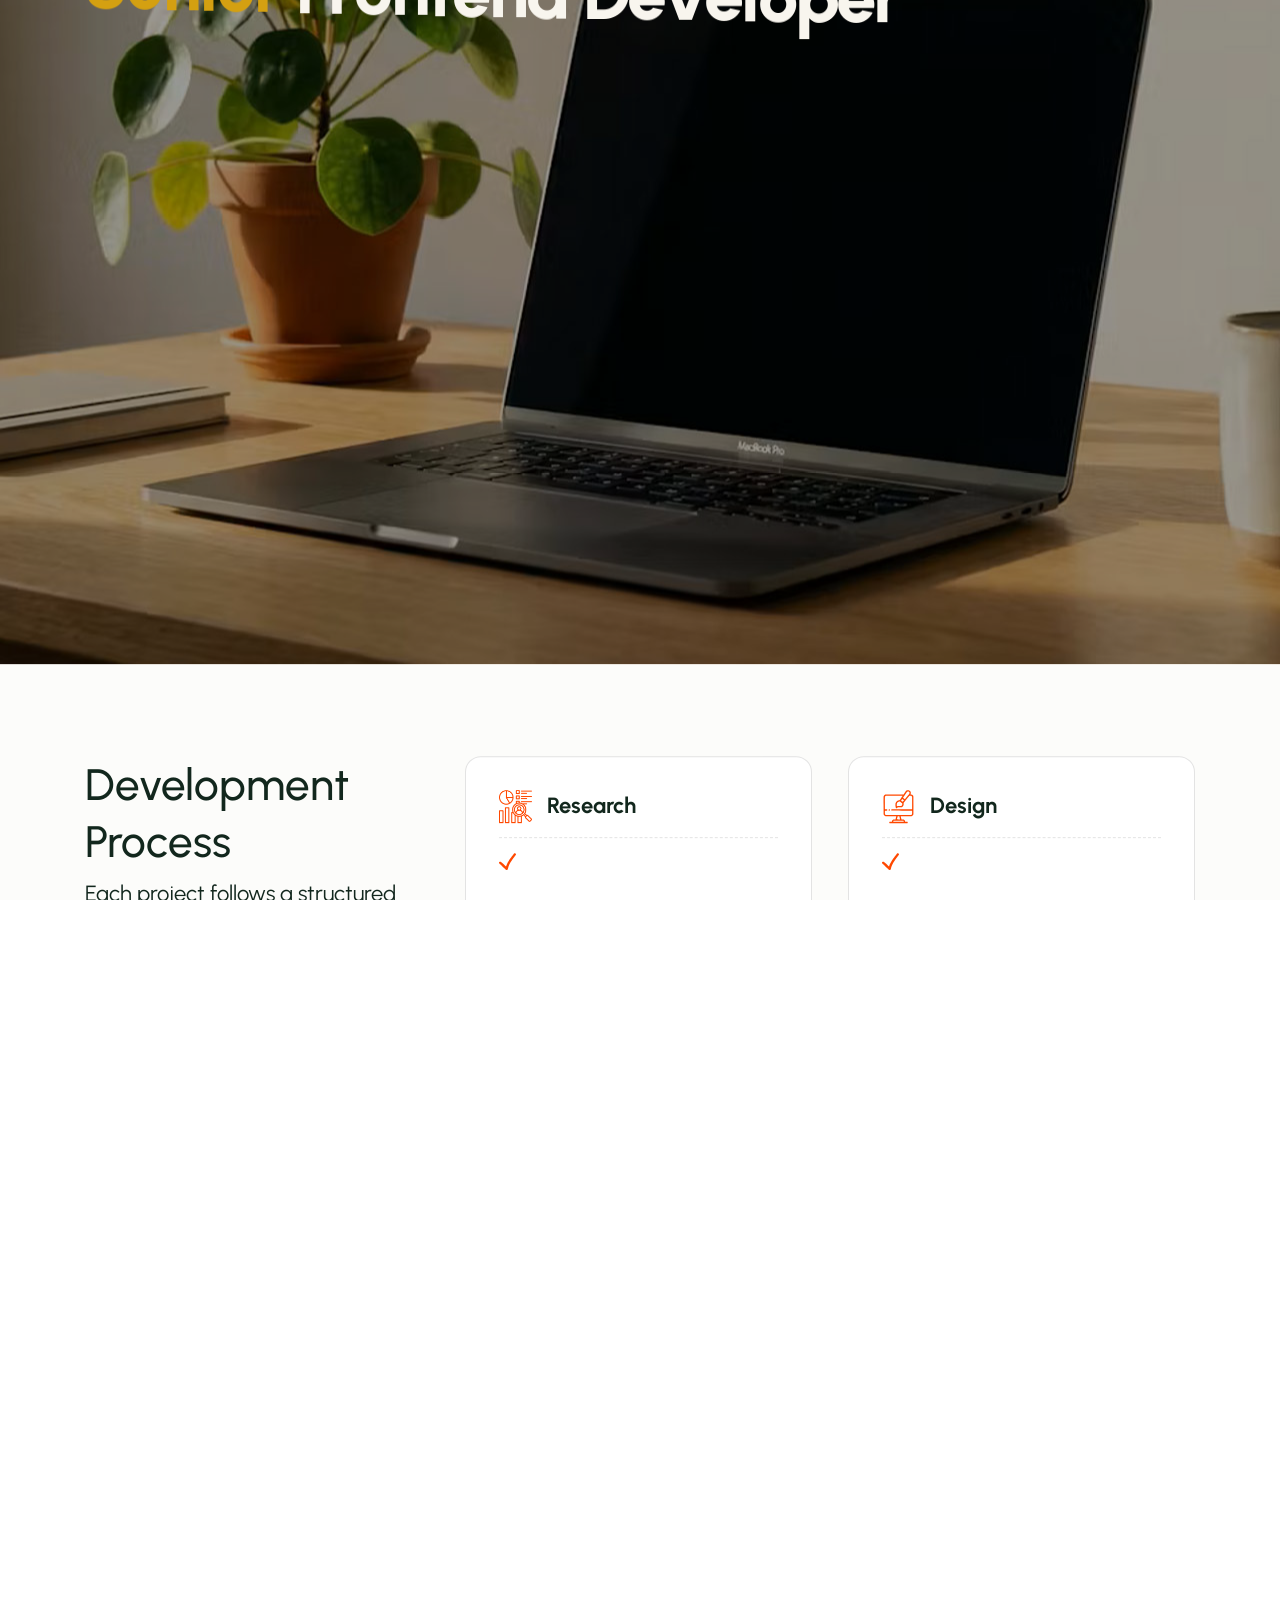
<file: portfolio.html>
<!DOCTYPE html>
<html lang="en">

<head>
    <title>Gabriel Matei</title>
    <meta charset="UTF-8">
    <meta name="viewport" content="width=device-width, initial-scale=1">
    <meta name="description" content="" />
    <meta name="keywords"
        content="Senior Frontend UI Developer | Figma to Production | Pixel Perfect Implementation" />
    <meta http-equiv="Content-Language" content="en-us">
    <meta http-equiv="Content-Type" content="text/html; charset=windows-1252">
    <meta http-equiv="content-type" content="text/html; charset=utf-8" />
    <meta http-equiv="X-UA-Compatible" content="IE=9; IE=8; IE=7; IE=EDGE" />
    <link rel="icon" href="favicon.ico" type="image/x-icon" />

    <link rel="preconnect" href="https://fonts.googleapis.com">
    <link rel="preconnect" href="https://fonts.gstatic.com" crossorigin>
    <link href="https://fonts.googleapis.com/css2?family=Urbanist:ital,wght@0,100..900;1,100..900&display=swap" rel="stylesheet">

    <link href="css/bootstrap.min.css" rel="stylesheet">
    <link href="css/custom.css" rel="stylesheet">

    <script src="js/jquery-1.12.4.js"></script>
    <script src="js/gsap.min.js"></script>
    <script src="js/GSDevTools.min.js"></script>
    <script src="js/ScrollSmoother.min.js"></script>
    <script src="js/ScrollToPlugin.min.js"></script>
    <script src="js/ScrollTrigger.min.js"></script>
    <script src="js/SplitText.min.js"></script>
</head>

<body class="page-portfolio">

    <div class="loading"></div>

    <div id="smooth-wrapper">
        <div id="smooth-content">

            <div class="body-container">

                <div id="csm-hero-portfolio" class="container-fluid csm-hero">

                    <header>

                        <div class="csm-header d-flex align-items-center">
                            <div class="container">

                                <div class="row d-flex align-center csm-header-container">
                                    <div class="col-lg-5 d-flex align-center gap-15">
                                        <div class="csm-simple-slit-text">Gabriel Matei</div>
                                    </div>
                                    <div class="col-lg-7 csm-menu-right">

                                        <nav class="desktop-only">
                                            <ul class="primary-nav">
                                                <li class="menu-item">
                                                    <a href="index.html">Home</a>
                                                </li>
                                                <li class="menu-item">
                                                    <a href="portfolio.html">Portfolio</a>
                                                </li>
                                                <li class="menu-item">
                                                    <a href="tech.html">Tech highlights</a>
                                                </li>
                                                <li class="menu-item">
                                                    <a href="contact.html">Contact</a>
                                                </li>
                                            </ul>
                                        </nav>
                                    </div>
                                </div>

                            </div>
                        </div>

                    </header>

                    <div class="container">
                        <div class="row">
                            <div class="col-lg-12">
                                <div class="hero-c-left">
                                    <h1><span class="color">Senior</span> Frontend Developer</h1>
                                    <div id="multi-description">
                                        <span class="spec-description">Specialized in</span>
                                        <span class="specd active">▸ Responsive UI Systems</span>
                                        <span class="specd">▸ Advanced CSS Architecture</span>
                                        <span class="specd">▸ GSAP Web Animations</span>
                                        <span class="specd">▸ WordPress Development</span>
                                    </div>
                                    <div class="hero-btn">
                                        <a class="csm-btn csm-full-btn" href="contact.html">Contact Me</a>
                                    </div>
                                </div>
                            </div>
                        </div>
                    </div>

                </div>

                <div class="csm-about-boxes">
                    <div class="container">
                        <dic class="csm-about-content">
                            <div class="row">
                                <div class="col-lg-4">
                                    <div class="sticky-content">
                                        <h3>Development Process</h3>
                                        <p>Each project follows a structured workflow to ensure performance, scalability and a consistent user experience across all devices.</p>
                                    </div>
                                </div>
                                <div class="col-lg-8">
                                    <div class="csm-cards">

                                        <div class="csm-card">
                                            <div class="csm-card-header">
                                                <div class="csm-card-icon">
                                                    <img src="img/research.png">
                                                </div>
                                                <div class="csm-card-title">
                                                    Research
                                                </div>
                                            </div>
                                            <hr class="csm-card-divider">
                                            <ul class="csm-card-features-list">
                                                <li class="csm-card-features-list-item">
                                                    <svg version="1.0" xmlns="http://www.w3.org/2000/svg" width="512.000000pt" height="512.000000pt" viewBox="0 0 512.000000 512.000000" preserveAspectRatio="xMidYMid meet">
                                                        <g transform="translate(0.000000,512.000000) scale(0.100000,-0.100000)" fill="#000000" stroke="none">
                                                            <path d="M4650 5081 c-97 -30 -145 -74 -280 -257 -52 -71 -234 -318 -405 -549 -171 -231 -377 -510 -456 -620 -712 -979 -1126 -1729 -1369 -2481 l-33 -100 -331 330 c-586 586 -1107 1052 -1248 1119 -139 66 -310 32 -426 -84 -66 -65 -95 -128 -100 -211 -8 -127 21 -169 230 -344 391 -327 743 -661 1363 -1291 253 -257 475 -480 493 -495 113 -91 338 -91 452 0 67 54 88 103 120 280 146 790 518 1593 1183 2552 128 185 482 670 696 955 341 455 535 722 557 770 29 61 32 162 8 221 -54 130 -195 215 -353 213 -42 0 -87 -4 -101 -8z"/>
                                                        </g>
                                                    </svg>
                                                    <span class="text">Understanding the project goals and technical requirements.</span>
                                                </li>
                                                <li class="csm-card-features-list-item">
                                                    <svg version="1.0" xmlns="http://www.w3.org/2000/svg" width="512.000000pt" height="512.000000pt" viewBox="0 0 512.000000 512.000000" preserveAspectRatio="xMidYMid meet">
                                                        <g transform="translate(0.000000,512.000000) scale(0.100000,-0.100000)" fill="#000000" stroke="none">
                                                            <path d="M4650 5081 c-97 -30 -145 -74 -280 -257 -52 -71 -234 -318 -405 -549 -171 -231 -377 -510 -456 -620 -712 -979 -1126 -1729 -1369 -2481 l-33 -100 -331 330 c-586 586 -1107 1052 -1248 1119 -139 66 -310 32 -426 -84 -66 -65 -95 -128 -100 -211 -8 -127 21 -169 230 -344 391 -327 743 -661 1363 -1291 253 -257 475 -480 493 -495 113 -91 338 -91 452 0 67 54 88 103 120 280 146 790 518 1593 1183 2552 128 185 482 670 696 955 341 455 535 722 557 770 29 61 32 162 8 221 -54 130 -195 215 -353 213 -42 0 -87 -4 -101 -8z"/>
                                                        </g>
                                                    </svg>
                                                    <span class="text">Identifying target users and their interaction patterns.</span>
                                                </li>
                                                <li class="csm-card-features-list-item">
                                                    <svg version="1.0" xmlns="http://www.w3.org/2000/svg" width="512.000000pt" height="512.000000pt" viewBox="0 0 512.000000 512.000000" preserveAspectRatio="xMidYMid meet">
                                                        <g transform="translate(0.000000,512.000000) scale(0.100000,-0.100000)" fill="#000000" stroke="none">
                                                            <path d="M4650 5081 c-97 -30 -145 -74 -280 -257 -52 -71 -234 -318 -405 -549 -171 -231 -377 -510 -456 -620 -712 -979 -1126 -1729 -1369 -2481 l-33 -100 -331 330 c-586 586 -1107 1052 -1248 1119 -139 66 -310 32 -426 -84 -66 -65 -95 -128 -100 -211 -8 -127 21 -169 230 -344 391 -327 743 -661 1363 -1291 253 -257 475 -480 493 -495 113 -91 338 -91 452 0 67 54 88 103 120 280 146 790 518 1593 1183 2552 128 185 482 670 696 955 341 455 535 722 557 770 29 61 32 162 8 221 -54 130 -195 215 -353 213 -42 0 -87 -4 -101 -8z"/>
                                                        </g>
                                                    </svg>
                                                    <span class="text">Analyzing existing design concepts or brand guidelines.</span>
                                                </li>
                                                <li class="csm-card-features-list-item">
                                                    <svg version="1.0" xmlns="http://www.w3.org/2000/svg" width="512.000000pt" height="512.000000pt" viewBox="0 0 512.000000 512.000000" preserveAspectRatio="xMidYMid meet">
                                                        <g transform="translate(0.000000,512.000000) scale(0.100000,-0.100000)" fill="#000000" stroke="none">
                                                            <path d="M4650 5081 c-97 -30 -145 -74 -280 -257 -52 -71 -234 -318 -405 -549 -171 -231 -377 -510 -456 -620 -712 -979 -1126 -1729 -1369 -2481 l-33 -100 -331 330 c-586 586 -1107 1052 -1248 1119 -139 66 -310 32 -426 -84 -66 -65 -95 -128 -100 -211 -8 -127 21 -169 230 -344 391 -327 743 -661 1363 -1291 253 -257 475 -480 493 -495 113 -91 338 -91 452 0 67 54 88 103 120 280 146 790 518 1593 1183 2552 128 185 482 670 696 955 341 455 535 722 557 770 29 61 32 162 8 221 -54 130 -195 215 -353 213 -42 0 -87 -4 -101 -8z"/>
                                                        </g>
                                                    </svg>
                                                    <span class="text">Planning the structure of the interface and content hierarchy.</span>
                                                </li>
                                            </ul>
                                            <div class="csm-card-bottom">
                                                <hr class="csm-card-divider">
                                                <a class="csm-card-cta" href="contact.html">
                                                    <span class="csm-card-cta-text">Learn more</span>
                                                    <span class="csm-card-cta-arrow">
                                                        <svg version="1.0" xmlns="http://www.w3.org/2000/svg" width="268.000000pt" height="204.000000pt" viewBox="0 0 268.000000 204.000000" preserveAspectRatio="xMidYMid meet">
                                                            <g transform="translate(0.000000,204.000000) scale(0.100000,-0.100000)" fill="#000000" stroke="none">
                                                                <path d="M1464 2021 c-53 -24 -86 -71 -92 -130 -8 -88 -1 -96 362 -413 l337 -293 -991 -5 -991 -5 -39 -41 c-42 -45 -56 -92 -46 -149 7 -37 45 -88 80 -108 16 -9 253 -13 1004 -17 l983 -5 -337 -293 c-363 -317 -370 -325 -362 -413 6 -59 39 -106 92 -130 52 -24 91 -23 141 1 43 20 1015 867 1049 913 29 40 29 134 0 174 -34 46 -1006 893 -1049 913 -50 24 -89 25 -141 1z"/>
                                                            </g>
                                                        </svg>
                                                    </span>
                                                </a>
                                            </div>
                                        </div>

                                        <div class="csm-card">
                                            <div class="csm-card-header">
                                                <div class="csm-card-icon">
                                                    <svg version="1.0" xmlns="http://www.w3.org/2000/svg" width="512.000000pt" height="512.000000pt" viewBox="0 0 512.000000 512.000000" preserveAspectRatio="xMidYMid meet">
                                                        <g transform="translate(0.000000,512.000000) scale(0.100000,-0.100000)" fill="#000000" stroke="none">
                                                            <path d="M3894 5102 c-65 -23 -146 -75 -181 -116 -16 -18 -102 -143 -193 -279 l-165 -246 -1400 -3 -1400 -3 -52 -21 c-124 -51 -214 -152 -247 -276 -16 -58 -17 -180 -14 -1428 l3 -1365 32 -67 c41 -88 113 -160 201 -201 l67 -32 833 -3 c652 -2 833 -5 830 -15 -2 -6 -29 -116 -59 -244 l-54 -231 -170 -4 c-162 -3 -172 -4 -221 -30 -64 -34 -128 -105 -148 -165 -9 -26 -16 -75 -16 -110 l0 -63 -179 0 c-176 0 -181 -1 -208 -24 -24 -21 -28 -32 -28 -76 0 -44 4 -55 28 -76 l28 -24 1379 0 1379 0 28 24 c24 21 28 32 28 76 0 44 -4 55 -28 76 -27 23 -32 24 -208 24 l-179 0 0 63 c0 35 -7 84 -16 110 -20 60 -84 131 -148 165 -49 26 -59 27 -221 30 l-170 4 -54 231 c-30 128 -57 238 -59 244 -3 10 178 13 830 15 l833 3 67 32 c88 41 160 113 201 201 l32 67 3 1365 c3 1527 7 1432 -68 1548 -67 104 -182 169 -316 179 l-71 6 18 37 c57 117 50 278 -18 402 -37 68 -121 143 -200 181 -61 28 -79 32 -173 34 -82 3 -116 -1 -156 -15z m230 -206 c91 -38 153 -139 143 -234 -3 -29 -14 -68 -25 -86 -10 -17 -171 -217 -356 -443 l-338 -412 -141 106 c-78 59 -141 110 -139 115 1 5 137 211 302 458 286 428 303 451 353 480 41 24 64 30 110 30 32 0 72 -6 91 -14z m-920 -658 c-4 -7 -106 -160 -226 -340 -241 -363 -208 -329 -339 -343 -84 -9 -215 -59 -292 -111 -116 -80 -201 -206 -244 -364 -22 -79 -25 -389 -5 -485 53 -251 68 -280 146 -280 35 0 53 8 97 42 109 84 121 87 409 93 233 6 260 8 312 29 125 49 229 157 278 289 29 75 37 214 18 303 l-14 65 456 557 455 556 126 1 c120 0 130 -2 180 -28 43 -22 59 -38 81 -81 l28 -53 0 -974 0 -974 -1591 0 -1591 0 -29 -29 c-23 -23 -29 -38 -29 -71 0 -52 13 -76 50 -95 25 -13 219 -15 1610 -15 l1581 0 -3 -264 -3 -264 -30 -43 c-16 -23 -50 -53 -74 -66 l-44 -23 -1957 0 -1957 0 -44 23 c-24 13 -57 43 -74 66 l-30 43 -3 264 -3 264 151 0 c199 0 230 15 230 110 0 33 -6 48 -29 71 l-29 29 -161 0 -161 0 0 969 c0 714 3 977 12 1002 18 54 48 87 102 114 l50 25 1299 0 c1036 0 1297 -3 1291 -12z m189 -668 c17 -16 13 -22 -85 -142 l-104 -125 -114 83 c-62 46 -118 88 -123 93 -5 5 29 63 84 144 l92 135 116 -86 c64 -47 124 -93 134 -102z m-436 -351 c178 -132 181 -135 192 -182 27 -116 1 -222 -70 -294 -73 -75 -83 -77 -364 -84 -236 -6 -254 -7 -324 -32 -41 -15 -76 -25 -77 -24 -9 9 -24 164 -24 239 1 249 93 409 277 478 60 22 153 40 189 36 12 -2 102 -63 201 -137z m-212 -2379 c28 -118 54 -227 58 -242 l7 -28 -250 0 c-235 0 -251 1 -246 18 3 9 28 114 56 232 28 118 53 221 55 228 4 10 36 12 137 10 l132 -3 51 -215z m596 -509 c24 -25 29 -37 29 -80 l0 -51 -810 0 -810 0 0 51 c0 43 5 55 29 80 l29 29 752 0 752 0 29 -29z"/>
                                                        <path d="M1059 2111 c-23 -23 -29 -38 -29 -71 0 -23 5 -50 10 -61 13 -23 61 -49 92 -49 39 0 86 36 96 72 28 107 -92 185 -169 109z"/>
                                                        </g>
                                                    </svg>
                                                </div>
                                                <div class="csm-card-title">
                                                    Design
                                                </div>
                                            </div>
                                            <hr class="csm-card-divider">
                                            <ul class="csm-card-features-list">
                                                <li class="csm-card-features-list-item">
                                                    <svg version="1.0" xmlns="http://www.w3.org/2000/svg" width="512.000000pt" height="512.000000pt" viewBox="0 0 512.000000 512.000000" preserveAspectRatio="xMidYMid meet">
                                                        <g transform="translate(0.000000,512.000000) scale(0.100000,-0.100000)" fill="#000000" stroke="none">
                                                            <path d="M4650 5081 c-97 -30 -145 -74 -280 -257 -52 -71 -234 -318 -405 -549 -171 -231 -377 -510 -456 -620 -712 -979 -1126 -1729 -1369 -2481 l-33 -100 -331 330 c-586 586 -1107 1052 -1248 1119 -139 66 -310 32 -426 -84 -66 -65 -95 -128 -100 -211 -8 -127 21 -169 230 -344 391 -327 743 -661 1363 -1291 253 -257 475 -480 493 -495 113 -91 338 -91 452 0 67 54 88 103 120 280 146 790 518 1593 1183 2552 128 185 482 670 696 955 341 455 535 722 557 770 29 61 32 162 8 221 -54 130 -195 215 -353 213 -42 0 -87 -4 -101 -8z"/>
                                                        </g>
                                                    </svg>
                                                    <span class="text">Creating modern UI layouts focused on clarity and usability.</span>
                                                </li>
                                                <li class="csm-card-features-list-item">
                                                    <svg version="1.0" xmlns="http://www.w3.org/2000/svg" width="512.000000pt" height="512.000000pt" viewBox="0 0 512.000000 512.000000" preserveAspectRatio="xMidYMid meet">
                                                        <g transform="translate(0.000000,512.000000) scale(0.100000,-0.100000)" fill="#000000" stroke="none">
                                                            <path d="M4650 5081 c-97 -30 -145 -74 -280 -257 -52 -71 -234 -318 -405 -549 -171 -231 -377 -510 -456 -620 -712 -979 -1126 -1729 -1369 -2481 l-33 -100 -331 330 c-586 586 -1107 1052 -1248 1119 -139 66 -310 32 -426 -84 -66 -65 -95 -128 -100 -211 -8 -127 21 -169 230 -344 391 -327 743 -661 1363 -1291 253 -257 475 -480 493 -495 113 -91 338 -91 452 0 67 54 88 103 120 280 146 790 518 1593 1183 2552 128 185 482 670 696 955 341 455 535 722 557 770 29 61 32 162 8 221 -54 130 -195 215 -353 213 -42 0 -87 -4 -101 -8z"/>
                                                        </g>
                                                    </svg>
                                                    <span class="text">Structuring visual hierarchy for better readability.</span>
                                                </li>
                                                <li class="csm-card-features-list-item">
                                                    <svg version="1.0" xmlns="http://www.w3.org/2000/svg" width="512.000000pt" height="512.000000pt" viewBox="0 0 512.000000 512.000000" preserveAspectRatio="xMidYMid meet">
                                                        <g transform="translate(0.000000,512.000000) scale(0.100000,-0.100000)" fill="#000000" stroke="none">
                                                            <path d="M4650 5081 c-97 -30 -145 -74 -280 -257 -52 -71 -234 -318 -405 -549 -171 -231 -377 -510 -456 -620 -712 -979 -1126 -1729 -1369 -2481 l-33 -100 -331 330 c-586 586 -1107 1052 -1248 1119 -139 66 -310 32 -426 -84 -66 -65 -95 -128 -100 -211 -8 -127 21 -169 230 -344 391 -327 743 -661 1363 -1291 253 -257 475 -480 493 -495 113 -91 338 -91 452 0 67 54 88 103 120 280 146 790 518 1593 1183 2552 128 185 482 670 696 955 341 455 535 722 557 770 29 61 32 162 8 221 -54 130 -195 215 -353 213 -42 0 -87 -4 -101 -8z"/>
                                                        </g>
                                                    </svg>
                                                    <span class="text">Designing responsive layouts for multiple screen sizes.</span>
                                                </li>
                                                <li class="csm-card-features-list-item">
                                                    <svg version="1.0" xmlns="http://www.w3.org/2000/svg" width="512.000000pt" height="512.000000pt" viewBox="0 0 512.000000 512.000000" preserveAspectRatio="xMidYMid meet">
                                                        <g transform="translate(0.000000,512.000000) scale(0.100000,-0.100000)" fill="#000000" stroke="none">
                                                            <path d="M4650 5081 c-97 -30 -145 -74 -280 -257 -52 -71 -234 -318 -405 -549 -171 -231 -377 -510 -456 -620 -712 -979 -1126 -1729 -1369 -2481 l-33 -100 -331 330 c-586 586 -1107 1052 -1248 1119 -139 66 -310 32 -426 -84 -66 -65 -95 -128 -100 -211 -8 -127 21 -169 230 -344 391 -327 743 -661 1363 -1291 253 -257 475 -480 493 -495 113 -91 338 -91 452 0 67 54 88 103 120 280 146 790 518 1593 1183 2552 128 185 482 670 696 955 341 455 535 722 557 770 29 61 32 162 8 221 -54 130 -195 215 -353 213 -42 0 -87 -4 -101 -8z"/>
                                                        </g>
                                                    </svg>
                                                    <span class="text">Ensuring consistency in spacing, typography and visual elements.</span>
                                                </li>
                                                <li class="csm-card-features-list-item">
                                                    <svg version="1.0" xmlns="http://www.w3.org/2000/svg" width="512.000000pt" height="512.000000pt" viewBox="0 0 512.000000 512.000000" preserveAspectRatio="xMidYMid meet">
                                                        <g transform="translate(0.000000,512.000000) scale(0.100000,-0.100000)" fill="#000000" stroke="none">
                                                            <path d="M4650 5081 c-97 -30 -145 -74 -280 -257 -52 -71 -234 -318 -405 -549 -171 -231 -377 -510 -456 -620 -712 -979 -1126 -1729 -1369 -2481 l-33 -100 -331 330 c-586 586 -1107 1052 -1248 1119 -139 66 -310 32 -426 -84 -66 -65 -95 -128 -100 -211 -8 -127 21 -169 230 -344 391 -327 743 -661 1363 -1291 253 -257 475 -480 493 -495 113 -91 338 -91 452 0 67 54 88 103 120 280 146 790 518 1593 1183 2552 128 185 482 670 696 955 341 455 535 722 557 770 29 61 32 162 8 221 -54 130 -195 215 -353 213 -42 0 -87 -4 -101 -8z"/>
                                                        </g>
                                                    </svg>
                                                    <span class="text">Preparing interface components for scalable front-end implementation.</span>
                                                </li>
                                            </ul>
                                            <div class="csm-card-bottom">
                                                <hr class="csm-card-divider">
                                                <a class="csm-card-cta" href="contact.html">
                                                    <span class="csm-card-cta-text">Learn more</span>
                                                    <span class="csm-card-cta-arrow">
                                                        <svg version="1.0" xmlns="http://www.w3.org/2000/svg" width="268.000000pt" height="204.000000pt" viewBox="0 0 268.000000 204.000000" preserveAspectRatio="xMidYMid meet">
                                                            <g transform="translate(0.000000,204.000000) scale(0.100000,-0.100000)" fill="#000000" stroke="none">
                                                                <path d="M1464 2021 c-53 -24 -86 -71 -92 -130 -8 -88 -1 -96 362 -413 l337 -293 -991 -5 -991 -5 -39 -41 c-42 -45 -56 -92 -46 -149 7 -37 45 -88 80 -108 16 -9 253 -13 1004 -17 l983 -5 -337 -293 c-363 -317 -370 -325 -362 -413 6 -59 39 -106 92 -130 52 -24 91 -23 141 1 43 20 1015 867 1049 913 29 40 29 134 0 174 -34 46 -1006 893 -1049 913 -50 24 -89 25 -141 1z"/>
                                                            </g>
                                                        </svg>
                                                    </span>
                                                </a>
                                            </div>
                                        </div>

                                        <div class="csm-card">
                                            <div class="csm-card-header">
                                                <div class="csm-card-icon">
                                                    <img src="img/optimization.png">
                                                </div>
                                                <div class="csm-card-title">
                                                    Optimization
                                                </div>
                                            </div>
                                            <hr class="csm-card-divider">
                                            <ul class="csm-card-features-list">
                                                <li class="csm-card-features-list-item">
                                                    <svg version="1.0" xmlns="http://www.w3.org/2000/svg" width="512.000000pt" height="512.000000pt" viewBox="0 0 512.000000 512.000000" preserveAspectRatio="xMidYMid meet">
                                                        <g transform="translate(0.000000,512.000000) scale(0.100000,-0.100000)" fill="#000000" stroke="none">
                                                            <path d="M4650 5081 c-97 -30 -145 -74 -280 -257 -52 -71 -234 -318 -405 -549 -171 -231 -377 -510 -456 -620 -712 -979 -1126 -1729 -1369 -2481 l-33 -100 -331 330 c-586 586 -1107 1052 -1248 1119 -139 66 -310 32 -426 -84 -66 -65 -95 -128 -100 -211 -8 -127 21 -169 230 -344 391 -327 743 -661 1363 -1291 253 -257 475 -480 493 -495 113 -91 338 -91 452 0 67 54 88 103 120 280 146 790 518 1593 1183 2552 128 185 482 670 696 955 341 455 535 722 557 770 29 61 32 162 8 221 -54 130 -195 215 -353 213 -42 0 -87 -4 -101 -8z"/>
                                                        </g>
                                                    </svg>
                                                    <span class="text">Testing layouts across different devices and screen sizes.</span>
                                                </li>
                                                <li class="csm-card-features-list-item">
                                                    <svg version="1.0" xmlns="http://www.w3.org/2000/svg" width="512.000000pt" height="512.000000pt" viewBox="0 0 512.000000 512.000000" preserveAspectRatio="xMidYMid meet">
                                                        <g transform="translate(0.000000,512.000000) scale(0.100000,-0.100000)" fill="#000000" stroke="none">
                                                            <path d="M4650 5081 c-97 -30 -145 -74 -280 -257 -52 -71 -234 -318 -405 -549 -171 -231 -377 -510 -456 -620 -712 -979 -1126 -1729 -1369 -2481 l-33 -100 -331 330 c-586 586 -1107 1052 -1248 1119 -139 66 -310 32 -426 -84 -66 -65 -95 -128 -100 -211 -8 -127 21 -169 230 -344 391 -327 743 -661 1363 -1291 253 -257 475 -480 493 -495 113 -91 338 -91 452 0 67 54 88 103 120 280 146 790 518 1593 1183 2552 128 185 482 670 696 955 341 455 535 722 557 770 29 61 32 162 8 221 -54 130 -195 215 -353 213 -42 0 -87 -4 -101 -8z"/>
                                                        </g>
                                                    </svg>
                                                    <span class="text">Optimizing animations for smooth performance.</span>
                                                </li>
                                                <li class="csm-card-features-list-item">
                                                    <svg version="1.0" xmlns="http://www.w3.org/2000/svg" width="512.000000pt" height="512.000000pt" viewBox="0 0 512.000000 512.000000" preserveAspectRatio="xMidYMid meet">
                                                        <g transform="translate(0.000000,512.000000) scale(0.100000,-0.100000)" fill="#000000" stroke="none">
                                                            <path d="M4650 5081 c-97 -30 -145 -74 -280 -257 -52 -71 -234 -318 -405 -549 -171 -231 -377 -510 -456 -620 -712 -979 -1126 -1729 -1369 -2481 l-33 -100 -331 330 c-586 586 -1107 1052 -1248 1119 -139 66 -310 32 -426 -84 -66 -65 -95 -128 -100 -211 -8 -127 21 -169 230 -344 391 -327 743 -661 1363 -1291 253 -257 475 -480 493 -495 113 -91 338 -91 452 0 67 54 88 103 120 280 146 790 518 1593 1183 2552 128 185 482 670 696 955 341 455 535 722 557 770 29 61 32 162 8 221 -54 130 -195 215 -353 213 -42 0 -87 -4 -101 -8z"/>
                                                        </g>
                                                    </svg>
                                                    <span class="text">Improving loading performance and code efficiency.</span>
                                                </li>
                                                <li class="csm-card-features-list-item">
                                                    <svg version="1.0" xmlns="http://www.w3.org/2000/svg" width="512.000000pt" height="512.000000pt" viewBox="0 0 512.000000 512.000000" preserveAspectRatio="xMidYMid meet">
                                                        <g transform="translate(0.000000,512.000000) scale(0.100000,-0.100000)" fill="#000000" stroke="none">
                                                            <path d="M4650 5081 c-97 -30 -145 -74 -280 -257 -52 -71 -234 -318 -405 -549 -171 -231 -377 -510 -456 -620 -712 -979 -1126 -1729 -1369 -2481 l-33 -100 -331 330 c-586 586 -1107 1052 -1248 1119 -139 66 -310 32 -426 -84 -66 -65 -95 -128 -100 -211 -8 -127 21 -169 230 -344 391 -327 743 -661 1363 -1291 253 -257 475 -480 493 -495 113 -91 338 -91 452 0 67 54 88 103 120 280 146 790 518 1593 1183 2552 128 185 482 670 696 955 341 455 535 722 557 770 29 61 32 162 8 221 -54 130 -195 215 -353 213 -42 0 -87 -4 -101 -8z"/>
                                                        </g>
                                                    </svg>
                                                    <span class="text">Refining UI details to enhance user experience.</span>
                                                </li>
                                                <li class="csm-card-features-list-item">
                                                    <svg version="1.0" xmlns="http://www.w3.org/2000/svg" width="512.000000pt" height="512.000000pt" viewBox="0 0 512.000000 512.000000" preserveAspectRatio="xMidYMid meet">
                                                        <g transform="translate(0.000000,512.000000) scale(0.100000,-0.100000)" fill="#000000" stroke="none">
                                                            <path d="M4650 5081 c-97 -30 -145 -74 -280 -257 -52 -71 -234 -318 -405 -549 -171 -231 -377 -510 -456 -620 -712 -979 -1126 -1729 -1369 -2481 l-33 -100 -331 330 c-586 586 -1107 1052 -1248 1119 -139 66 -310 32 -426 -84 -66 -65 -95 -128 -100 -211 -8 -127 21 -169 230 -344 391 -327 743 -661 1363 -1291 253 -257 475 -480 493 -495 113 -91 338 -91 452 0 67 54 88 103 120 280 146 790 518 1593 1183 2552 128 185 482 670 696 955 341 455 535 722 557 770 29 61 32 162 8 221 -54 130 -195 215 -353 213 -42 0 -87 -4 -101 -8z"/>
                                                        </g>
                                                    </svg>
                                                    <span class="text">Ensuring cross-browser compatibility and visual consistency.</span>
                                                </li>
                                            </ul>
                                            <div class="csm-card-bottom">
                                                <hr class="csm-card-divider">
                                                <a class="csm-card-cta" href="contact.html">
                                                    <span class="csm-card-cta-text">Learn more</span>
                                                    <span class="csm-card-cta-arrow">
                                                        <svg version="1.0" xmlns="http://www.w3.org/2000/svg" width="268.000000pt" height="204.000000pt" viewBox="0 0 268.000000 204.000000" preserveAspectRatio="xMidYMid meet">
                                                            <g transform="translate(0.000000,204.000000) scale(0.100000,-0.100000)" fill="#000000" stroke="none">
                                                                <path d="M1464 2021 c-53 -24 -86 -71 -92 -130 -8 -88 -1 -96 362 -413 l337 -293 -991 -5 -991 -5 -39 -41 c-42 -45 -56 -92 -46 -149 7 -37 45 -88 80 -108 16 -9 253 -13 1004 -17 l983 -5 -337 -293 c-363 -317 -370 -325 -362 -413 6 -59 39 -106 92 -130 52 -24 91 -23 141 1 43 20 1015 867 1049 913 29 40 29 134 0 174 -34 46 -1006 893 -1049 913 -50 24 -89 25 -141 1z"/>
                                                            </g>
                                                        </svg>
                                                    </span>
                                                </a>
                                            </div>
                                        </div>

                                        <div class="csm-card">
                                            <div class="csm-card-header">
                                                <div class="csm-card-icon">
                                                    <img src="img/development.png">
                                                </div>
                                                <div class="csm-card-title">
                                                    Development
                                                </div>
                                            </div>
                                            <hr class="csm-card-divider">
                                            <ul class="csm-card-features-list">
                                                <li class="csm-card-features-list-item">
                                                    <svg version="1.0" xmlns="http://www.w3.org/2000/svg" width="512.000000pt" height="512.000000pt" viewBox="0 0 512.000000 512.000000" preserveAspectRatio="xMidYMid meet">
                                                        <g transform="translate(0.000000,512.000000) scale(0.100000,-0.100000)" fill="#000000" stroke="none">
                                                            <path d="M4650 5081 c-97 -30 -145 -74 -280 -257 -52 -71 -234 -318 -405 -549 -171 -231 -377 -510 -456 -620 -712 -979 -1126 -1729 -1369 -2481 l-33 -100 -331 330 c-586 586 -1107 1052 -1248 1119 -139 66 -310 32 -426 -84 -66 -65 -95 -128 -100 -211 -8 -127 21 -169 230 -344 391 -327 743 -661 1363 -1291 253 -257 475 -480 493 -495 113 -91 338 -91 452 0 67 54 88 103 120 280 146 790 518 1593 1183 2552 128 185 482 670 696 955 341 455 535 722 557 770 29 61 32 162 8 221 -54 130 -195 215 -353 213 -42 0 -87 -4 -101 -8z"/>
                                                        </g>
                                                    </svg>
                                                    <span class="text">Building responsive layouts using modern HTML and CSS techniques.</span>
                                                </li>
                                                <li class="csm-card-features-list-item">
                                                    <svg version="1.0" xmlns="http://www.w3.org/2000/svg" width="512.000000pt" height="512.000000pt" viewBox="0 0 512.000000 512.000000" preserveAspectRatio="xMidYMid meet">
                                                        <g transform="translate(0.000000,512.000000) scale(0.100000,-0.100000)" fill="#000000" stroke="none">
                                                            <path d="M4650 5081 c-97 -30 -145 -74 -280 -257 -52 -71 -234 -318 -405 -549 -171 -231 -377 -510 -456 -620 -712 -979 -1126 -1729 -1369 -2481 l-33 -100 -331 330 c-586 586 -1107 1052 -1248 1119 -139 66 -310 32 -426 -84 -66 -65 -95 -128 -100 -211 -8 -127 21 -169 230 -344 391 -327 743 -661 1363 -1291 253 -257 475 -480 493 -495 113 -91 338 -91 452 0 67 54 88 103 120 280 146 790 518 1593 1183 2552 128 185 482 670 696 955 341 455 535 722 557 770 29 61 32 162 8 221 -54 130 -195 215 -353 213 -42 0 -87 -4 -101 -8z"/>
                                                        </g>
                                                    </svg>
                                                    <span class="text">Implementing interactive elements using JavaScript.</span>
                                                </li>
                                                <li class="csm-card-features-list-item">
                                                    <svg version="1.0" xmlns="http://www.w3.org/2000/svg" width="512.000000pt" height="512.000000pt" viewBox="0 0 512.000000 512.000000" preserveAspectRatio="xMidYMid meet">
                                                        <g transform="translate(0.000000,512.000000) scale(0.100000,-0.100000)" fill="#000000" stroke="none">
                                                            <path d="M4650 5081 c-97 -30 -145 -74 -280 -257 -52 -71 -234 -318 -405 -549 -171 -231 -377 -510 -456 -620 -712 -979 -1126 -1729 -1369 -2481 l-33 -100 -331 330 c-586 586 -1107 1052 -1248 1119 -139 66 -310 32 -426 -84 -66 -65 -95 -128 -100 -211 -8 -127 21 -169 230 -344 391 -327 743 -661 1363 -1291 253 -257 475 -480 493 -495 113 -91 338 -91 452 0 67 54 88 103 120 280 146 790 518 1593 1183 2552 128 185 482 670 696 955 341 455 535 722 557 770 29 61 32 162 8 221 -54 130 -195 215 -353 213 -42 0 -87 -4 -101 -8z"/>
                                                        </g>
                                                    </svg>
                                                    <span class="text">Integrating smooth animations and transitions.</span>
                                                </li>
                                                <li class="csm-card-features-list-item">
                                                    <svg version="1.0" xmlns="http://www.w3.org/2000/svg" width="512.000000pt" height="512.000000pt" viewBox="0 0 512.000000 512.000000" preserveAspectRatio="xMidYMid meet">
                                                        <g transform="translate(0.000000,512.000000) scale(0.100000,-0.100000)" fill="#000000" stroke="none">
                                                            <path d="M4650 5081 c-97 -30 -145 -74 -280 -257 -52 -71 -234 -318 -405 -549 -171 -231 -377 -510 -456 -620 -712 -979 -1126 -1729 -1369 -2481 l-33 -100 -331 330 c-586 586 -1107 1052 -1248 1119 -139 66 -310 32 -426 -84 -66 -65 -95 -128 -100 -211 -8 -127 21 -169 230 -344 391 -327 743 -661 1363 -1291 253 -257 475 -480 493 -495 113 -91 338 -91 452 0 67 54 88 103 120 280 146 790 518 1593 1183 2552 128 185 482 670 696 955 341 455 535 722 557 770 29 61 32 162 8 221 -54 130 -195 215 -353 213 -42 0 -87 -4 -101 -8z"/>
                                                        </g>
                                                    </svg>
                                                    <span class="text">Structuring reusable UI components for scalability.</span>
                                                </li>
                                                <li class="csm-card-features-list-item">
                                                    <svg version="1.0" xmlns="http://www.w3.org/2000/svg" width="512.000000pt" height="512.000000pt" viewBox="0 0 512.000000 512.000000" preserveAspectRatio="xMidYMid meet">
                                                        <g transform="translate(0.000000,512.000000) scale(0.100000,-0.100000)" fill="#000000" stroke="none">
                                                            <path d="M4650 5081 c-97 -30 -145 -74 -280 -257 -52 -71 -234 -318 -405 -549 -171 -231 -377 -510 -456 -620 -712 -979 -1126 -1729 -1369 -2481 l-33 -100 -331 330 c-586 586 -1107 1052 -1248 1119 -139 66 -310 32 -426 -84 -66 -65 -95 -128 -100 -211 -8 -127 21 -169 230 -344 391 -327 743 -661 1363 -1291 253 -257 475 -480 493 -495 113 -91 338 -91 452 0 67 54 88 103 120 280 146 790 518 1593 1183 2552 128 185 482 670 696 955 341 455 535 722 557 770 29 61 32 162 8 221 -54 130 -195 215 -353 213 -42 0 -87 -4 -101 -8z"/>
                                                        </g>
                                                    </svg>
                                                    <span class="text">Developing modular CSS systems using variables and reusable styles.</span>
                                                </li>
                                            </ul>
                                            <div class="csm-card-bottom">
                                                <hr class="csm-card-divider">
                                                <a class="csm-card-cta" href="contact.html">
                                                    <span class="csm-card-cta-text">Learn more</span>
                                                    <span class="csm-card-cta-arrow">
                                                        <svg version="1.0" xmlns="http://www.w3.org/2000/svg" width="268.000000pt" height="204.000000pt" viewBox="0 0 268.000000 204.000000" preserveAspectRatio="xMidYMid meet">
                                                            <g transform="translate(0.000000,204.000000) scale(0.100000,-0.100000)" fill="#000000" stroke="none">
                                                                <path d="M1464 2021 c-53 -24 -86 -71 -92 -130 -8 -88 -1 -96 362 -413 l337 -293 -991 -5 -991 -5 -39 -41 c-42 -45 -56 -92 -46 -149 7 -37 45 -88 80 -108 16 -9 253 -13 1004 -17 l983 -5 -337 -293 c-363 -317 -370 -325 -362 -413 6 -59 39 -106 92 -130 52 -24 91 -23 141 1 43 20 1015 867 1049 913 29 40 29 134 0 174 -34 46 -1006 893 -1049 913 -50 24 -89 25 -141 1z"/>
                                                            </g>
                                                        </svg>
                                                    </span>
                                                </a>
                                            </div>
                                        </div>

                                    </div>
                                </div>
                            </div>
                        </div>
                    </div>
                </div>

                <div class="roll-text">
                    <div class="inner">
                        <div class="text">
                            technology
                        </div>
                        <div class="text">
                            technology
                        </div>
                        <div class="text">
                            technology
                        </div>
                    </div>
                </div>

                <div class="roll-text-right">
                    <div id="rti-in" class="inner">
                        <div id="rti-text" class="text">
                            innovation
                        </div>
                        <div class="text">
                            innovation
                        </div>
                        <div class="text">
                            innovation
                        </div>
                    </div>
                </div>

                

                <div class="accordion-container">

                    <div class="container-fluid">
                        <div class="csm-faq">
                            <div class="row">

                                <div class="col-lg-4">
                                    <h4 class="csm-sec-title csm-slit-word">Frequently asked questions</h4>
                                    <p class="csm-subtitle csm-text-slideUp">Answers to common questions about my work and development process.</p>
                                </div>
                                <div class="col-lg-8">
                                    <div class="csm-accordion-box">
                                        <button class="csm-accordion">What type of projects do you specialize in?</button>
                                        <div class="accordion-panel">
                                            <p>I specialize in building modern, responsive user interfaces and interactive web experiences. My work focuses on clean UI architecture, scalable CSS systems, and smooth animations that improve the overall user experience across all devices.</p>
                                        </div>
                                    </div>
                                    <div class="csm-accordion-box">
                                        <button class="csm-accordion">Which technologies do you use for front-end development?</button>
                                        <div class="accordion-panel">
                                            <p>I primarily work with HTML5, CSS3, and JavaScript to build responsive and high-performance interfaces. I also use GSAP for advanced animations and interactive effects, and I frequently integrate custom front-end solutions into CMS platforms such as WordPress and Elementor.</p>
                                        </div>
                                    </div>
                                    <div class="csm-accordion-box">
                                        <button class="csm-accordion">Can your animations be integrated into CMS platforms like WordPress?</button>
                                        <div class="accordion-panel">
                                            <p>Yes. All animations are developed using lightweight JavaScript and CSS techniques, which allows them to be integrated into most CMS platforms that support custom CSS and JavaScript, including WordPress, Elementor, and other modern website builders.</p>
                                        </div>
                                    </div>
                                    <div class="csm-accordion-box">
                                        <button class="csm-accordion">Do you build fully responsive websites?</button>
                                        <div class="accordion-panel">
                                            <p>Yes. Every interface is designed and developed with responsiveness in mind. Layouts are carefully tested across different screen sizes and devices to ensure a consistent experience from large desktop screens down to small mobile devices.</p>
                                        </div>
                                    </div>
                                    <div class="csm-accordion-box">
                                        <button class="csm-accordion">Are you available for remote work or collaboration?</button>
                                        <div class="accordion-panel">
                                            <p>Yes. I am open to remote opportunities and collaborations with companies or teams looking to build modern, responsive and visually engaging web interfaces.</p>
                                        </div>
                                    </div>
                                    <div class="csm-accordion-box">
                                        <button class="csm-accordion">Do you work with existing designs or create UI layouts from scratch?</button>
                                        <div class="accordion-panel">
                                            <p>I can work both ways. I can implement interfaces based on existing UI/UX designs created in tools such as Figma or Adobe XD, but I can also design and structure layouts directly during the development process when needed.</p>
                                        </div>
                                    </div>
                                    <div class="csm-accordion-box">
                                        <button class="csm-accordion">How do you approach performance and clean code?</button>
                                        <div class="accordion-panel">
                                            <p>Performance and maintainability are key parts of my workflow. I focus on structured CSS architecture, reusable components and optimized animations to ensure the interface remains fast, scalable and easy to maintain.</p>
                                        </div>
                                    </div>
                                    <div class="csm-accordion-box">
                                        <button class="csm-accordion">How do you ensure a good user experience across devices?</button>
                                        <div class="accordion-panel">
                                            <p>Every project follows a responsive-first approach. Layouts, typography and interactive elements are carefully tested across multiple screen sizes to maintain usability and visual consistency on desktops, tablets and mobile devices.</p>
                                        </div>
                                    </div>

                                </div>

                            </div>
                        </div>
                    </div>

                </div>

                <!-- <div id="csm-spacing"></div> -->

                <footer>
                    <div id="csm-footer" class="csm-container-fluid">
                        <div class="csm-footer">
                            <div class="csm-footer-top">
                                <div class="footer-title">you can shine</div>
                                <div class="csm-btn-back">
                                    <a id="back-to-top" class="btn-back" href="#">
                                        <div class="btn-back-fill-bg"></div>
                                        <div class="arrows">
                                            <div class="arrow">
                                                <svg version="1.0" xmlns="http://www.w3.org/2000/svg" width="352.000000pt"
                                                    height="500.000000pt" viewBox="0 0 352.000000 500.000000"
                                                    preserveAspectRatio="xMidYMid meet">
                                                    <g transform="translate(0.000000,500.000000) scale(0.100000,-0.100000)"
                                                        fill="#000000" stroke="none">
                                                        <path
                                                            d="M1611 4990 c-214 -45 -405 -173 -528 -355 -157 -233 -1037 -1624 -1054 -1667 -14 -35 -23 -85 -27 -144 -6 -112 17 -198 76 -290 50 -77 109 -128 202 -173 l75 -36 162 -3 162 -4 3 -936 c3 -873 5 -941 22 -992 61 -187 197 -322 375 -374 47 -14 136 -16 672 -16 588 0 620 1 680 20 163 51 285 165 351 328 l23 57 5 938 5 939 24 19 c20 16 40 19 140 19 183 0 280 37 392 149 69 69 119 156 138 241 25 108 8 248 -42 345 -19 39 -905 1443 -995 1577 -57 87 -180 204 -268 256 -38 23 -112 56 -164 73 -88 30 -106 33 -240 35 -80 2 -165 -1 -189 -6z m103 -148 c-160 -56 -251 -139 -400 -368 -304 -466 -909 -1440 -936 -1507 -29 -74 -36 -215 -13 -292 21 -74 44 -119 91 -180 l36 -48 -57 6 c-208 21 -355 250 -288 447 11 35 200 339 507 820 269 421 511 797 537 835 91 134 218 233 357 279 101 33 106 34 182 35 l65 1 -81 -28z m367 -106 c90 -19 178 -66 234 -123 60 -63 1031 -1598 1058 -1673 58 -164 -31 -368 -198 -453 -57 -29 -69 -31 -210 -37 -168 -7 -196 -16 -242 -77 l-28 -36 -5 -936 c-5 -877 -6 -939 -23 -986 -42 -112 -122 -202 -223 -250 -85 -40 -185 -47 -603 -43 -352 4 -380 6 -433 26 -155 57 -257 184 -278 346 -5 39 -10 463 -10 943 0 592 -3 881 -11 900 -6 15 -20 39 -32 51 -41 45 -75 55 -213 62 -115 6 -139 10 -187 33 -151 74 -233 263 -180 417 18 53 194 342 621 1020 324 513 402 629 470 692 130 120 304 164 493 124z m-1110 -2435 l24 -19 5 -939 c4 -841 7 -942 22 -979 30 -74 57 -123 103 -179 25 -30 41 -55 37 -55 -5 0 -34 9 -65 19 -150 52 -254 179 -277 338 -6 40 -10 424 -10 951 l0 882 69 0 c53 0 74 -4 92 -19z" />
                                                    </g>
                                                </svg>
                                            </div>
                                            <div class="arrow">
                                                <svg version="1.0" xmlns="http://www.w3.org/2000/svg" width="352.000000pt"
                                                    height="500.000000pt" viewBox="0 0 352.000000 500.000000"
                                                    preserveAspectRatio="xMidYMid meet">
                                                    <g transform="translate(0.000000,500.000000) scale(0.100000,-0.100000)"
                                                        fill="#000000" stroke="none">
                                                        <path
                                                            d="M1611 4990 c-214 -45 -405 -173 -528 -355 -157 -233 -1037 -1624 -1054 -1667 -14 -35 -23 -85 -27 -144 -6 -112 17 -198 76 -290 50 -77 109 -128 202 -173 l75 -36 162 -3 162 -4 3 -936 c3 -873 5 -941 22 -992 61 -187 197 -322 375 -374 47 -14 136 -16 672 -16 588 0 620 1 680 20 163 51 285 165 351 328 l23 57 5 938 5 939 24 19 c20 16 40 19 140 19 183 0 280 37 392 149 69 69 119 156 138 241 25 108 8 248 -42 345 -19 39 -905 1443 -995 1577 -57 87 -180 204 -268 256 -38 23 -112 56 -164 73 -88 30 -106 33 -240 35 -80 2 -165 -1 -189 -6z m103 -148 c-160 -56 -251 -139 -400 -368 -304 -466 -909 -1440 -936 -1507 -29 -74 -36 -215 -13 -292 21 -74 44 -119 91 -180 l36 -48 -57 6 c-208 21 -355 250 -288 447 11 35 200 339 507 820 269 421 511 797 537 835 91 134 218 233 357 279 101 33 106 34 182 35 l65 1 -81 -28z m367 -106 c90 -19 178 -66 234 -123 60 -63 1031 -1598 1058 -1673 58 -164 -31 -368 -198 -453 -57 -29 -69 -31 -210 -37 -168 -7 -196 -16 -242 -77 l-28 -36 -5 -936 c-5 -877 -6 -939 -23 -986 -42 -112 -122 -202 -223 -250 -85 -40 -185 -47 -603 -43 -352 4 -380 6 -433 26 -155 57 -257 184 -278 346 -5 39 -10 463 -10 943 0 592 -3 881 -11 900 -6 15 -20 39 -32 51 -41 45 -75 55 -213 62 -115 6 -139 10 -187 33 -151 74 -233 263 -180 417 18 53 194 342 621 1020 324 513 402 629 470 692 130 120 304 164 493 124z m-1110 -2435 l24 -19 5 -939 c4 -841 7 -942 22 -979 30 -74 57 -123 103 -179 25 -30 41 -55 37 -55 -5 0 -34 9 -65 19 -150 52 -254 179 -277 338 -6 40 -10 424 -10 951 l0 882 69 0 c53 0 74 -4 92 -19z" />
                                                    </g>
                                                </svg>
                                            </div>
                                        </div>
                                    </a>
                                </div>
                            </div>
                            <div class="csm-footer-middle">
                                <div class="cfm-col">
                                    <div class="cf-text">
                                        This website is a personal portfolio project created to demonstrate UI/UX design, front-end development and animation techniques.
                                    </div>
                                </div>
                                <div class="cfm-col">
                                    <div class="cf-box-main">
                                        <div class="cf-box">
                                            <a href="portfolio.html" class="cf-box-link" aria-label=""></a>

                                            <figure class="media-wrapper image-wrapper responsive media-lazy">
                                                <span class="media-inner image-inner">
                                                    <img width="800" height="800" class="media image lazy entered loaded"
                                                        alt="" data-lazyload="1" decoding="async" src="img/portfolio.jpg">
                                                </span>
                                            </figure>
                                            <h5 class="cf-box-title split" data-split="">
                                                <span class="line line-normal">Portfolio</span>
                                                <span class="line line-hover">Portfolio</span>
                                            </h5>
                                        </div>
                                    </div>
                                </div>
                                <div class="cfm-col">
                                    <div class="cf-box-main">
                                        <div class="cf-box">
                                            <a href="tech.html" class="cf-box-link" aria-label=""></a>

                                            <figure class="media-wrapper image-wrapper responsive media-lazy">
                                                <span class="media-inner image-inner">
                                                    <img width="800" height="800" class="media image lazy entered loaded"
                                                        alt="" data-lazyload="1" decoding="async" src="img/technology.jpg">
                                                </span>
                                            </figure>
                                            <h5 class="cf-box-title split" data-split="">
                                                <span class="line line-normal">Tech highlights</span>
                                                <span class="line line-hover">Tech highlights</span>
                                            </h5>
                                        </div>
                                    </div>
                                </div>
                                <div class="cfm-col">
                                    <div class="cf-box-main">
                                        <div class="cf-box">
                                            <a href="contact.html" class="cf-box-link" aria-label=""></a>

                                            <figure class="media-wrapper image-wrapper responsive media-lazy">
                                                <span class="media-inner image-inner">
                                                    <img width="800" height="800" class="media image lazy entered loaded"
                                                        alt="" data-lazyload="1" decoding="async" src="img/contact.jpg">
                                                </span>
                                            </figure>
                                            <h5 class="cf-box-title split" data-split="">
                                                <span class="line line-normal">Contact</span>
                                                <span class="line line-hover">Contact</span>
                                            </h5>
                                        </div>
                                    </div>
                                </div>
                            </div>
                            <div class="csm-footer-bottom">
                                <div class="csm-copyright">
                                    &copy; Gabriel Matei <span id="csm-year"></span>. All Rights Reserved
                                </div>
                                <div class="csm-footer-nav">

                                </div>
                            </div>
                        </div>
                    </div>
                </footer>

            </div>

        </div>
    </div>

    <div class="mobile-trigger mobile-only">
        <span class="nav-toggle-burger">
            <span class="burger-line"></span>
            <span class="burger-line"></span>
            <span class="burger-line"></span>
        </span>
        <span class="nav-toggle-close">
            <span class="close-line"></span>
            <span class="close-line"></span>
        </span>
    </div>

    <nav class="mobile-only">
        <ul class="primary-nav">
            <li class="menu-item2">
                <a href="index.html">Home</a>
            </li>
            <li class="menu-item2">
                <a href="portfolio.html">Portfolio</a>
            </li>
            <li class="menu-item2">
                <a href="tech.html">Tech highlights</a>
            </li>
            <li class="menu-item2">
                <a href="contact.html">Contact</a>
            </li>
        </ul>
    </nav>

    <script>
        window.addEventListener('load', () => {
            const d = new Date();
            let year = d.getFullYear();
            const footerYear = document.getElementById("csm-year");
            footerYear.innerHTML = year;
        });
    </script>

    <script type="text/javascript" src="js/custom.js"></script>
</body>

</html>
</file>
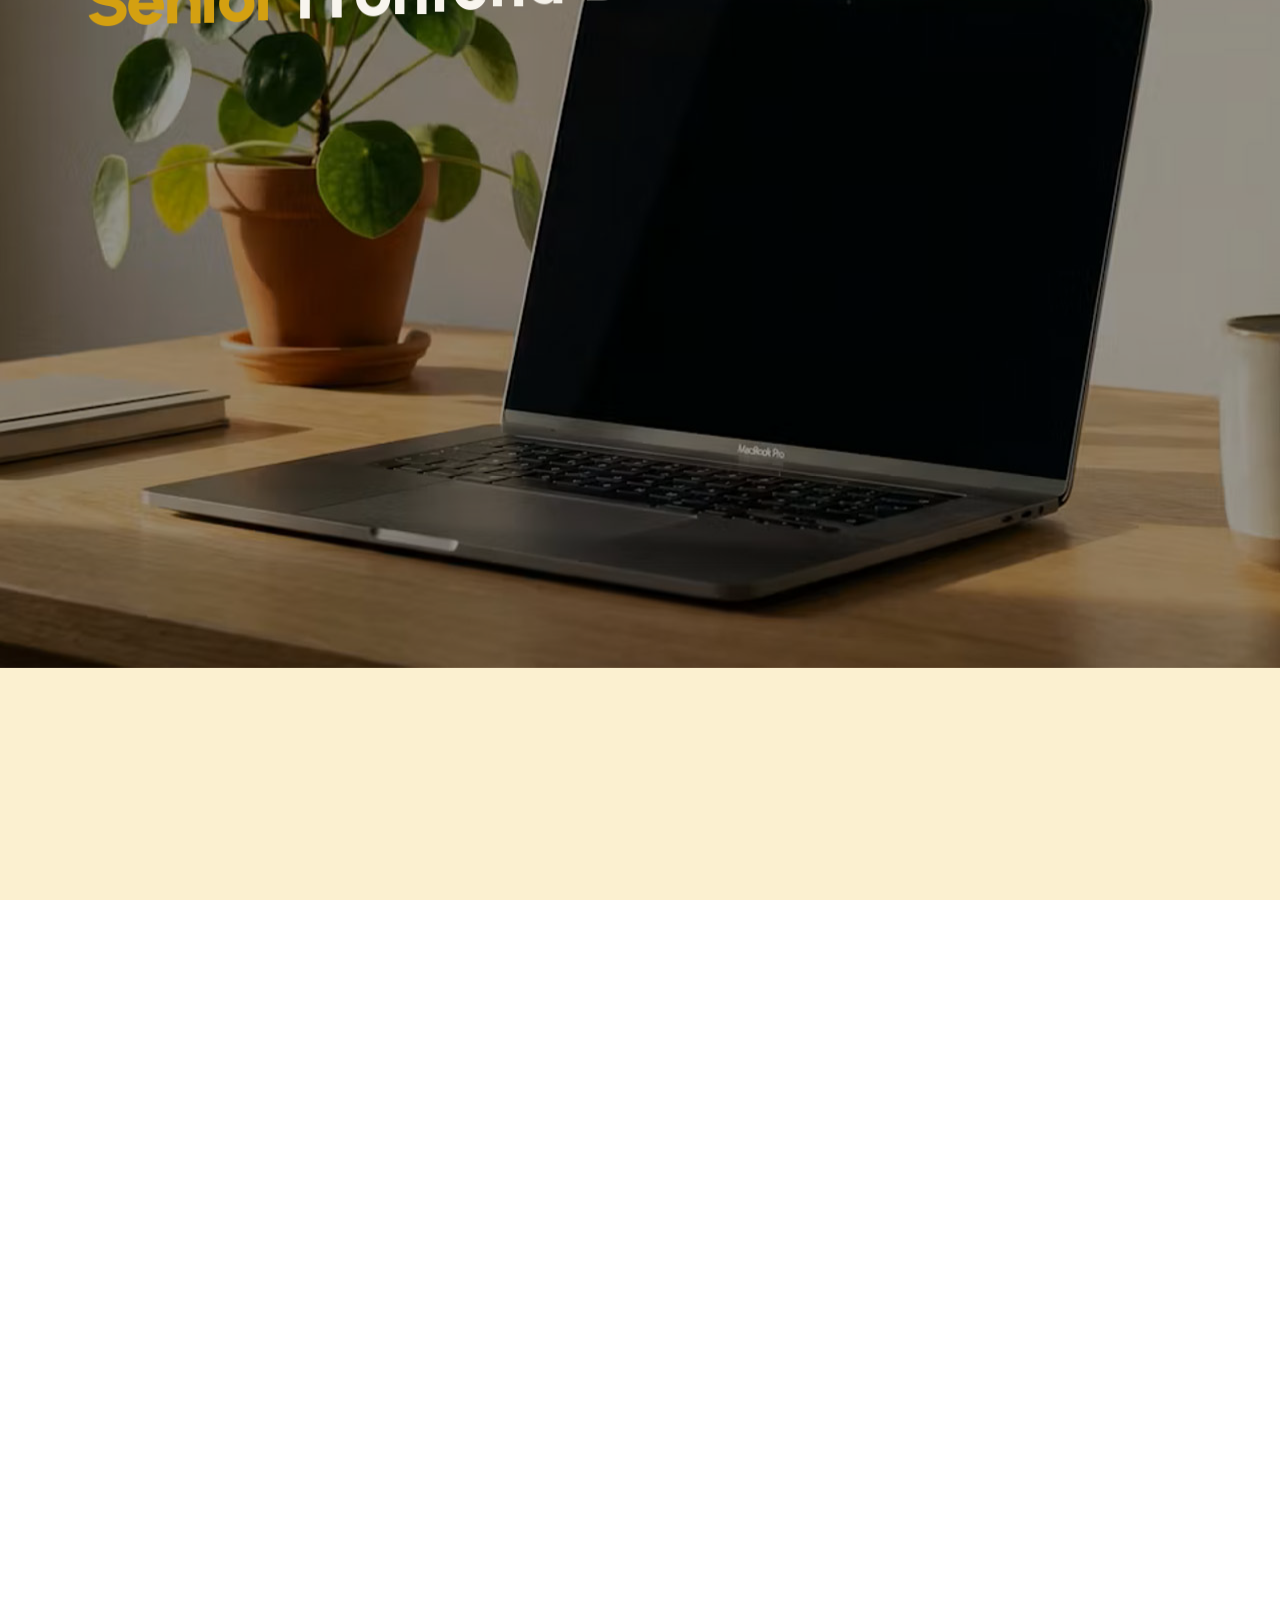
<file: tech.html>
<!DOCTYPE html>
<html lang="en">

<head>
    <title>Gabriel Matei</title>
    <meta charset="UTF-8">
    <meta name="viewport" content="width=device-width, initial-scale=1">
    <meta name="description" content="" />
    <meta name="keywords"
        content="Senior Frontend UI Developer | Figma to Production | Pixel Perfect Implementation" />
    <meta http-equiv="Content-Language" content="en-us">
    <meta http-equiv="Content-Type" content="text/html; charset=windows-1252">
    <meta http-equiv="content-type" content="text/html; charset=utf-8" />
    <meta http-equiv="X-UA-Compatible" content="IE=9; IE=8; IE=7; IE=EDGE" />
    <link rel="icon" href="favicon.ico" type="image/x-icon" />

    <link rel="preconnect" href="https://fonts.googleapis.com">
    <link rel="preconnect" href="https://fonts.gstatic.com" crossorigin>
    <link href="https://fonts.googleapis.com/css2?family=Urbanist:ital,wght@0,100..900;1,100..900&display=swap" rel="stylesheet">

    <link href="css/bootstrap.min.css" rel="stylesheet">
    <link href="css/custom.css" rel="stylesheet">

    <script src="js/jquery-1.12.4.js"></script>
    <script src="js/gsap.min.js"></script>
    <script src="js/GSDevTools.min.js"></script>
    <script src="js/ScrollSmoother.min.js"></script>
    <script src="js/ScrollToPlugin.min.js"></script>
    <script src="js/ScrollTrigger.min.js"></script>
    <script src="js/SplitText.min.js"></script>
</head>

<body class="page-tech">

    <div class="loading"></div>

    <div id="smooth-wrapper">
        <div id="smooth-content">

            <div class="body-container">

                <div id="csm-hero-portfolio" class="container-fluid csm-hero">

                    <header>

                        <div class="csm-header d-flex align-items-center">
                            <div class="container">

                                <div class="row d-flex align-center csm-header-container">
                                    <div class="col-lg-5 d-flex align-center gap-15">
                                        <div class="csm-simple-slit-text">Gabriel Matei</div>
                                    </div>
                                    <div class="col-lg-7 csm-menu-right">

                                        <nav class="desktop-only">
                                            <ul class="primary-nav">
                                                <li class="menu-item">
                                                    <a href="index.html">Home</a>
                                                </li>
                                                <li class="menu-item">
                                                    <a href="portfolio.html">Portfolio</a>
                                                </li>
                                                <li class="menu-item">
                                                    <a href="tech.html">Tech highlights</a>
                                                </li>
                                                <li class="menu-item">
                                                    <a href="contact.html">Contact</a>
                                                </li>
                                            </ul>
                                        </nav>
                                    </div>
                                </div>

                            </div>
                        </div>

                    </header>

                    <div class="container">
                        <div class="row">
                            <div class="col-lg-12">
                                <div class="hero-c-left">
                                    <h1><span class="color">Senior</span> Frontend Developer</h1>
                                    <div id="multi-description">
                                        <span class="spec-description">Specialized in</span>
                                        <span class="specd active">▸ Responsive UI Systems</span>
                                        <span class="specd">▸ Advanced CSS Architecture</span>
                                        <span class="specd">▸ GSAP Web Animations</span>
                                        <span class="specd">▸ WordPress Development</span>
                                    </div>
                                    <div class="hero-btn">
                                        <a class="csm-btn csm-full-btn" href="contact.html">Contact Me</a>
                                    </div>
                                </div>
                            </div>
                        </div>
                    </div>

                </div>

                <div class="csm-uc">
                    <div class="csm-uc-img">
                        <img src="img/puc.png">
                    </div>
                </div>

                <footer>
                    <div id="csm-footer" class="csm-container-fluid">
                        <div class="csm-footer">
                            <div class="csm-footer-top">
                                <div class="footer-title">you can shine</div>
                                <div class="csm-btn-back">
                                    <a id="back-to-top" class="btn-back" href="#">
                                        <div class="btn-back-fill-bg"></div>
                                        <div class="arrows">
                                            <div class="arrow">
                                                <svg version="1.0" xmlns="http://www.w3.org/2000/svg" width="352.000000pt"
                                                    height="500.000000pt" viewBox="0 0 352.000000 500.000000"
                                                    preserveAspectRatio="xMidYMid meet">
                                                    <g transform="translate(0.000000,500.000000) scale(0.100000,-0.100000)"
                                                        fill="#000000" stroke="none">
                                                        <path
                                                            d="M1611 4990 c-214 -45 -405 -173 -528 -355 -157 -233 -1037 -1624 -1054 -1667 -14 -35 -23 -85 -27 -144 -6 -112 17 -198 76 -290 50 -77 109 -128 202 -173 l75 -36 162 -3 162 -4 3 -936 c3 -873 5 -941 22 -992 61 -187 197 -322 375 -374 47 -14 136 -16 672 -16 588 0 620 1 680 20 163 51 285 165 351 328 l23 57 5 938 5 939 24 19 c20 16 40 19 140 19 183 0 280 37 392 149 69 69 119 156 138 241 25 108 8 248 -42 345 -19 39 -905 1443 -995 1577 -57 87 -180 204 -268 256 -38 23 -112 56 -164 73 -88 30 -106 33 -240 35 -80 2 -165 -1 -189 -6z m103 -148 c-160 -56 -251 -139 -400 -368 -304 -466 -909 -1440 -936 -1507 -29 -74 -36 -215 -13 -292 21 -74 44 -119 91 -180 l36 -48 -57 6 c-208 21 -355 250 -288 447 11 35 200 339 507 820 269 421 511 797 537 835 91 134 218 233 357 279 101 33 106 34 182 35 l65 1 -81 -28z m367 -106 c90 -19 178 -66 234 -123 60 -63 1031 -1598 1058 -1673 58 -164 -31 -368 -198 -453 -57 -29 -69 -31 -210 -37 -168 -7 -196 -16 -242 -77 l-28 -36 -5 -936 c-5 -877 -6 -939 -23 -986 -42 -112 -122 -202 -223 -250 -85 -40 -185 -47 -603 -43 -352 4 -380 6 -433 26 -155 57 -257 184 -278 346 -5 39 -10 463 -10 943 0 592 -3 881 -11 900 -6 15 -20 39 -32 51 -41 45 -75 55 -213 62 -115 6 -139 10 -187 33 -151 74 -233 263 -180 417 18 53 194 342 621 1020 324 513 402 629 470 692 130 120 304 164 493 124z m-1110 -2435 l24 -19 5 -939 c4 -841 7 -942 22 -979 30 -74 57 -123 103 -179 25 -30 41 -55 37 -55 -5 0 -34 9 -65 19 -150 52 -254 179 -277 338 -6 40 -10 424 -10 951 l0 882 69 0 c53 0 74 -4 92 -19z" />
                                                    </g>
                                                </svg>
                                            </div>
                                            <div class="arrow">
                                                <svg version="1.0" xmlns="http://www.w3.org/2000/svg" width="352.000000pt"
                                                    height="500.000000pt" viewBox="0 0 352.000000 500.000000"
                                                    preserveAspectRatio="xMidYMid meet">
                                                    <g transform="translate(0.000000,500.000000) scale(0.100000,-0.100000)"
                                                        fill="#000000" stroke="none">
                                                        <path
                                                            d="M1611 4990 c-214 -45 -405 -173 -528 -355 -157 -233 -1037 -1624 -1054 -1667 -14 -35 -23 -85 -27 -144 -6 -112 17 -198 76 -290 50 -77 109 -128 202 -173 l75 -36 162 -3 162 -4 3 -936 c3 -873 5 -941 22 -992 61 -187 197 -322 375 -374 47 -14 136 -16 672 -16 588 0 620 1 680 20 163 51 285 165 351 328 l23 57 5 938 5 939 24 19 c20 16 40 19 140 19 183 0 280 37 392 149 69 69 119 156 138 241 25 108 8 248 -42 345 -19 39 -905 1443 -995 1577 -57 87 -180 204 -268 256 -38 23 -112 56 -164 73 -88 30 -106 33 -240 35 -80 2 -165 -1 -189 -6z m103 -148 c-160 -56 -251 -139 -400 -368 -304 -466 -909 -1440 -936 -1507 -29 -74 -36 -215 -13 -292 21 -74 44 -119 91 -180 l36 -48 -57 6 c-208 21 -355 250 -288 447 11 35 200 339 507 820 269 421 511 797 537 835 91 134 218 233 357 279 101 33 106 34 182 35 l65 1 -81 -28z m367 -106 c90 -19 178 -66 234 -123 60 -63 1031 -1598 1058 -1673 58 -164 -31 -368 -198 -453 -57 -29 -69 -31 -210 -37 -168 -7 -196 -16 -242 -77 l-28 -36 -5 -936 c-5 -877 -6 -939 -23 -986 -42 -112 -122 -202 -223 -250 -85 -40 -185 -47 -603 -43 -352 4 -380 6 -433 26 -155 57 -257 184 -278 346 -5 39 -10 463 -10 943 0 592 -3 881 -11 900 -6 15 -20 39 -32 51 -41 45 -75 55 -213 62 -115 6 -139 10 -187 33 -151 74 -233 263 -180 417 18 53 194 342 621 1020 324 513 402 629 470 692 130 120 304 164 493 124z m-1110 -2435 l24 -19 5 -939 c4 -841 7 -942 22 -979 30 -74 57 -123 103 -179 25 -30 41 -55 37 -55 -5 0 -34 9 -65 19 -150 52 -254 179 -277 338 -6 40 -10 424 -10 951 l0 882 69 0 c53 0 74 -4 92 -19z" />
                                                    </g>
                                                </svg>
                                            </div>
                                        </div>
                                    </a>
                                </div>
                            </div>
                            <div class="csm-footer-middle">
                                <div class="cfm-col">
                                    <div class="cf-text">
                                        This website is a personal portfolio project created to demonstrate UI/UX design, front-end development and animation techniques.
                                    </div>
                                </div>
                                <div class="cfm-col">
                                    <div class="cf-box-main">
                                        <div class="cf-box">
                                            <a href="portfolio.html" class="cf-box-link" aria-label=""></a>

                                            <figure class="media-wrapper image-wrapper responsive media-lazy">
                                                <span class="media-inner image-inner">
                                                    <img width="800" height="800" class="media image lazy entered loaded"
                                                        alt="" data-lazyload="1" decoding="async" src="img/portfolio.jpg">
                                                </span>
                                            </figure>
                                            <h5 class="cf-box-title split" data-split="">
                                                <span class="line line-normal">Portfolio</span>
                                                <span class="line line-hover">Portfolio</span>
                                            </h5>
                                        </div>
                                    </div>
                                </div>
                                <div class="cfm-col">
                                    <div class="cf-box-main">
                                        <div class="cf-box">
                                            <a href="tech.html" class="cf-box-link" aria-label=""></a>

                                            <figure class="media-wrapper image-wrapper responsive media-lazy">
                                                <span class="media-inner image-inner">
                                                    <img width="800" height="800" class="media image lazy entered loaded"
                                                        alt="" data-lazyload="1" decoding="async" src="img/technology.jpg">
                                                </span>
                                            </figure>
                                            <h5 class="cf-box-title split" data-split="">
                                                <span class="line line-normal">Tech highlights</span>
                                                <span class="line line-hover">Tech highlights</span>
                                            </h5>
                                        </div>
                                    </div>
                                </div>
                                <div class="cfm-col">
                                    <div class="cf-box-main">
                                        <div class="cf-box">
                                            <a href="contact.html" class="cf-box-link" aria-label=""></a>

                                            <figure class="media-wrapper image-wrapper responsive media-lazy">
                                                <span class="media-inner image-inner">
                                                    <img width="800" height="800" class="media image lazy entered loaded"
                                                        alt="" data-lazyload="1" decoding="async" src="img/contact.jpg">
                                                </span>
                                            </figure>
                                            <h5 class="cf-box-title split" data-split="">
                                                <span class="line line-normal">Contact</span>
                                                <span class="line line-hover">Contact</span>
                                            </h5>
                                        </div>
                                    </div>
                                </div>
                            </div>
                            <div class="csm-footer-bottom">
                                <div class="csm-copyright">
                                    &copy; Gabriel Matei <span id="csm-year"></span>. All Rights Reserved
                                </div>
                                <div class="csm-footer-nav">

                                </div>
                            </div>
                        </div>
                    </div>
                </footer>

            </div>

        </div>
    </div>

    
    
    <div class="mobile-trigger mobile-only">
        <span class="nav-toggle-burger">
            <span class="burger-line"></span>
            <span class="burger-line"></span>
            <span class="burger-line"></span>
        </span>
        <span class="nav-toggle-close">
            <span class="close-line"></span>
            <span class="close-line"></span>
        </span>
    </div>

    <nav class="mobile-only">
        <ul class="primary-nav">
            <li class="menu-item2">
                <a href="index.html">Home</a>
            </li>
            <li class="menu-item2">
                <a href="portfolio.html">Portfolio</a>
            </li>
            <li class="menu-item2">
                <a href="tech.html">Tech highlights</a>
            </li>
            <li class="menu-item2">
                <a href="contact.html">Contact</a>
            </li>
        </ul>
    </nav>

    <script>
        window.addEventListener('load', () => {
            const d = new Date();
            let year = d.getFullYear();
            const footerYear = document.getElementById("csm-year");
            footerYear.innerHTML = year;
        });
    </script>

    <script type="text/javascript" src="js/custom.js"></script>
</body>

</html>
</file>
<file: css/custom.css>
:root {
  /* Primary color */
  --theme-color-primary-h: 44;
  --theme-color-primary-s: 85%;
  --theme-color-primary-l: 45%;

  --theme-color-h: 44;
  --theme-color-s: 85%;
  --theme-color-l: 45%;

  /* Secondary color */
  --theme-color-secondary-h: 170;
  --theme-color-secondary-s: 91%;
  --theme-color-secondary-l: 17%;

  --theme-color-primary-hsl: var(--theme-color-primary-h), var(--theme-color-primary-s), var(--theme-color-primary-l);
  --theme-color-hsl: var(--theme-color-h), var(--theme-color-s), var(--theme-color-l);

  --theme-color-primary: hsl(var(--theme-color-primary-hsl));
  --theme-color-primary-1: hsla(var(--theme-color-primary-hsl), 0.01);
  --theme-color-primary-5: hsla(var(--theme-color-primary-hsl), 0.05);
  --theme-color-primary-10: hsla(var(--theme-color-primary-hsl), 0.1);
  --theme-color-primary-20: hsla(var(--theme-color-primary-hsl), 0.2);
  --theme-color-primary-30: hsla(var(--theme-color-primary-hsl), 0.3);
  --theme-color-primary-40: hsla(var(--theme-color-primary-hsl), 0.4);
  --theme-color-primary-50: hsla(var(--theme-color-primary-hsl), 0.5);
  --theme-color-primary-60: hsla(var(--theme-color-primary-hsl), 0.6);
  --theme-color-primary-70: hsla(var(--theme-color-primary-hsl), 0.7);
  --theme-color-primary-80: hsla(var(--theme-color-primary-hsl), 0.8);
  --theme-color-primary-90: hsla(var(--theme-color-primary-hsl), 0.9);

  --theme-color-primary-warm: hsl(
    calc(var(--theme-color-primary-h) + 80),
    var(--theme-color-primary-s),
    var(--theme-color-primary-l)
  );
  --theme-color-primary-cold: hsl(
    calc(var(--theme-color-primary-h) - 80),
    var(--theme-color-primary-s),
    var(--theme-color-primary-l)
  );

  --theme-color-primary-low: hsl(
    var(--theme-color-primary-h),
    calc(var(--theme-color-primary-s) / 2),
    var(--theme-color-primary-l)
  );
  --theme-color-primary-lowest: hsl(
    var(--theme-color-primary-h),
    calc(var(--theme-color-primary-s) / 4),
    var(--theme-color-primary-l)
  );

  --theme-color-primary-light: hsl(
    var(--theme-color-primary-h),
    var(--theme-color-primary-s),
    calc(var(--theme-color-primary-l) / 0.75)
  );
  --theme-color-primary-ultra-light: hsl(
    var(--theme-color-primary-h),
    var(--theme-color-primary-s),
    calc(var(--theme-color-primary-l) / 0.5)
  );
  --theme-color-primary-dark: hsl(
    var(--theme-color-primary-h),
    var(--theme-color-primary-s),
    calc(var(--theme-color-primary-l) * 0.75)
  );
  --theme-color-primary-darkheavy: hsl(
    var(--theme-color-primary-h),
    var(--theme-color-primary-s),
    calc(var(--theme-color-primary-l) * 0.25)
  );
  --theme-color-primary-darkultraheavy: hsl(
    var(--theme-color-primary-h),
    var(--theme-color-primary-s),
    calc(var(--theme-color-primary-l) * 0.1)
  );

  --theme-color-secondary-hsl: var(--theme-color-secondary-h),
    var(--theme-color-secondary-s), var(--theme-color-secondary-l);

  --theme-color-secondary: hsl(var(--theme-color-secondary-hsl));
  --theme-color-secondary-10: hsla(var(--theme-color-secondary-hsl), 0.1);
  --theme-color-secondary-20: hsla(var(--theme-color-secondary-hsl), 0.2);
  --theme-color-secondary-30: hsla(var(--theme-color-secondary-hsl), 0.3);
  --theme-color-secondary-40: hsla(var(--theme-color-secondary-hsl), 0.4);
  --theme-color-secondary-50: hsla(var(--theme-color-secondary-hsl), 0.5);
  --theme-color-secondary-60: hsla(var(--theme-color-secondary-hsl), 0.6);
  --theme-color-secondary-70: hsla(var(--theme-color-secondary-hsl), 0.7);
  --theme-color-secondary-80: hsla(var(--theme-color-secondary-hsl), 0.8);
  --theme-color-secondary-90: hsla(var(--theme-color-secondary-hsl), 0.9);

  --theme-color-secondary-warm: hsl(
    calc(var(--theme-color-secondary-h) + 80),
    var(--theme-color-secondary-s),
    var(--theme-color-secondary-l)
  );
  --theme-color-secondary-cold: hsl(
    calc(var(--theme-color-secondary-h) - 80),
    var(--theme-color-secondary-s),
    var(--theme-color-secondary-l)
  );

  --theme-color-secondary-low: hsl(
    var(--theme-color-secondary-h),
    calc(var(--theme-color-secondary-s) / 2),
    var(--theme-color-secondary-l)
  );
  --theme-color-secondary-lowest: hsl(
    var(--theme-color-secondary-h),
    calc(var(--theme-color-secondary-s) / 4),
    var(--theme-color-secondary-l)
  );

  --theme-color-secondary-light: hsl(
    var(--theme-color-secondary-h),
    var(--theme-color-secondary-s),
    calc(var(--theme-color-secondary-l) / 0.75)
  );
  --theme-color-secondary-dark: hsl(
    var(--theme-color-secondary-h),
    var(--theme-color-secondary-s),
    calc(var(--theme-color-secondary-l) * 0.75)
  );

  --theme-color-light: hsl(
    var(--theme-color-h),
    var(--theme-color-s),
    calc(var(--theme-color-l) / 0.75)
  );
  --theme-color-ultra-light: hsl(
    var(--theme-color-h),
    var(--theme-color-s),
    calc(var(--theme-color-l) / 0.5)
  );

  --theme-color-darklight: hsl(
    var(--theme-color-h),
    var(--theme-color-s),
    calc(var(--theme-color-l) * 0.87)
  );
  --theme-color-dark: hsl(
    var(--theme-color-h),
    var(--theme-color-s),
    calc(var(--theme-color-l) * 0.75)
  );
  --theme-color-darkheavy: hsl(
    var(--theme-color-h),
    var(--theme-color-s),
    calc(var(--theme-color-l) * 0.5)
  );
  --theme-color-darkultraheavy: hsl(
    var(--theme-color-h),
    var(--theme-color-s),
    calc(var(--theme-color-l) * 0.25)
  );

  --theme-color-dark-5: hsla(
    var(--theme-color-h),
    var(--theme-color-s),
    calc(var(--theme-color-l) * 0.75),
    0.05
  );
  --theme-color-dark-10: hsla(
    var(--theme-color-h),
    var(--theme-color-s),
    calc(var(--theme-color-l) * 0.75),
    0.1
  );
  --theme-color-dark-25: hsla(
    var(--theme-color-h),
    var(--theme-color-s),
    calc(var(--theme-color-l) * 0.75),
    0.25
  );
  --theme-color-dark-40: hsla(
    var(--theme-color-h),
    var(--theme-color-s),
    calc(var(--theme-color-l) * 0.75),
    0.4
  );
  --theme-color-dark-50: hsla(
    var(--theme-color-h),
    var(--theme-color-s),
    calc(var(--theme-color-l) * 0.75),
    0.5
  );
  --theme-color-dark-60: hsla(
    var(--theme-color-h),
    var(--theme-color-s),
    calc(var(--theme-color-l) * 0.75),
    0.5
  );
  --theme-color-dark-70: hsla(
    var(--theme-color-h),
    var(--theme-color-s),
    calc(var(--theme-color-l) * 0.75),
    0.75
  );

  --theme-color-darkheavy-5: hsla(
    var(--theme-color-h),
    var(--theme-color-s),
    calc(var(--theme-color-l) * 0.5),
    0.05
  );
  --theme-color-darkheavy-10: hsla(
    var(--theme-color-h),
    var(--theme-color-s),
    calc(var(--theme-color-l) * 0.5),
    0.1
  );
  --theme-color-darkheavy-25: hsla(
    var(--theme-color-h),
    var(--theme-color-s),
    calc(var(--theme-color-l) * 0.5),
    0.25
  );
  --theme-color-darkheavy-50: hsla(
    var(--theme-color-h),
    var(--theme-color-s),
    calc(var(--theme-color-l) * 0.5),
    0.5
  );
}

*,
*:before,
*:after {
    -moz-box-sizing: border-box;
    -webkit-box-sizing: border-box;
    box-sizing: border-box;
}

html,
body {
    min-height: 100%;
    margin: 0;
    padding: 0;
}

html {
    font-size: 24px;
}

body .loading {
    display: flex !important;
    justify-content: center;
    align-items: center;
    position: fixed;
    top: 0;
    left: 0;
    width: 100%;
    height: 100%;
    background: #000 url('../img/loading.gif') scroll 50% 50% no-repeat;
    z-index: 5000;
}

body.js-on .loading {
    display: none !important;
}


body {
    background: #fff;
    font-family: "Urbanist", sans-serif;
    font-size: 1rem;
    color: #12271D;
    overflow: auto;
}

body.nav-open {
    overflow: hidden;
}

.mobile-only {
    display: none;
    z-index: 2000;
    position: relative;
}

.mobile-trigger {
    position: absolute;
    top: 13px;
    right: 20px;
    display: none;
    justify-content: center;
    align-items: center;
    width: 40px;
    height: 40px;
    z-index: 1000;
}

.mobile-trigger .nav-toggle-burger {
    display: flex;
    flex-direction: column;
    align-items: flex-end;
    justify-content: center;
    overflow: hidden;
    position: relative;
    top: 0;
    right: 0;
}

.mobile-trigger .nav-toggle-burger .burger-line,
.mobile-trigger .nav-toggle-close .close-line {
    display: block;
    height: 1px;
    background: #f8f5ee;
    transition: .7s cubic-bezier(0.22, 1, 0.36, 1);
    transition-property: transform;
}

.mobile-trigger .nav-toggle-burger .burger-line {
    display: block;
    width: 20px;
    height: 2px;
}

.mobile-trigger .nav-toggle-burger .burger-line:nth-child(1) {
    width: 32px;
    transition-delay: .46s;
}

.mobile-trigger .nav-toggle-burger .burger-line:not(:last-child) {
    margin-bottom: 9px;
}

.mobile-trigger .nav-toggle-close {
    width: 36px;
    height: 36px;
    position: absolute;
    top: 20px;
    left: 9px;
    transform: rotate(45deg);
    transform-origin: 100% 0;
    overflow: hidden;
    pointer-events: none;
}

.mobile-trigger .nav-toggle-close .close-line {
    position: absolute;
    transition-delay: 0s;
}

.mobile-trigger .nav-toggle-close .close-line:nth-child(1) {
    width: 28px;
    height: 1.5px;
    left: 4px;
    top: calc(50% - 1.5px);
    transform: translateX(-115%);
}

.mobile-trigger .nav-toggle-close .close-line:nth-child(2) {
    height: 28px;
    width: 1.5px;
    left: calc(50% - 1.5px);
    top: 4px;
    transform: translateY(-115%);
    transition-delay: .14s;
}

.nav-open .mobile-trigger .nav-toggle-burger .burger-line {
  transform: translateX(101%);
}

.nav-open .mobile-trigger .nav-toggle-burger .burger-line:nth-child(1) {
  transition-delay: .12s;
}

.nav-open .mobile-trigger .nav-toggle-close .close-line:nth-child(1) {
  transform: translateX(0);
  transition-delay: .3s;
}

.nav-open .mobile-trigger .nav-toggle-close .close-line:nth-child(2) {
  transform: translateY(0);
  transition-delay: .42s;
}

#smooth-wrapper {
    pointer-events: all;
    z-index: 100;
}

#smooth-wrapper.active {
    pointer-events: none;
}

#smooth-content {
    position: relative;
}

.body-container {
    position: relative;
    z-index: 500;
}

.container-fluid {
    padding: 0;
}

.csm-header {
    padding: 20px 0;
    background: rgba(0, 0, 0, .3);
    position: relative;
    z-index: 100;
}

.csm-header .logo {
    width: 100px;
    max-width: 100%;
    height: auto;
}

.csm-header .csm-simple-slit-text {
    opacity: 0;
    font-family: "Urbanist", sans-serif;
    font-optical-sizing: auto;
    font-style: normal;
    font-size: 1.33rem;
    line-height: 1em;
    font-weight: 600;
    letter-spacing: 0.125rem;
    -webkit-text-stroke-color: #fff;
    -webkit-text-stroke-width: 1px;
    -webkit-text-fill-color: rgba(0, 0, 0, 0);
}

.js-on .csm-header .csm-simple-slit-text {
    opacity: 1;
}

.logo svg {
    width: 100%;
    height: auto;
}

.csm-header .csm-menu-right {
    display: flex;
    justify-content: flex-end;
}

.align-center {
    align-items: center;
}

.gap-15 {
    gap: 15px;
}

.header-bottom {
    overflow: hidden;
}

nav ul {
    display: flex;
    list-style-type: none;
    gap: 10px;
    margin: 0;
    padding: 0;
}

nav.mobile-only {
    position: fixed;
    top: 65px;
    left: 0;
    width: 100%;
    transform: translate(-100%, 0);
    transition: none;
    z-index: 1000;
}

nav.mobile-only:has(.menu-item2.active) {
    transform: translate(0, 0);
}

nav.mobile-only ul {
    display: grid;
    grid-template-columns: 51% auto;
    gap: 0;
    overflow: hidden;
}

nav.mobile-only ul li {
    width: 100%;
    margin: 0;
    padding: 0;
    perspective: 1000px;
}

.primary-nav .menu-item a {
    display: inline-flex;
    white-space: nowrap;
    font-size: 20px;
    line-height: 47px;
    padding: 0 15px;
    color: #f8f5ee;
    text-decoration: none;
    position: relative;
    transition: all .3s;
}

nav.mobile-only ul li a {
    display: flex;
    font-size: 24px;
    line-height: 1.3;
    padding: 24px;
    color: #f8f5ee;
    text-align: center;
    position: relative;
    transition: all .3s;
    justify-content: center;
    font-weight: 600;
    height: 100%;
    align-items: center;
    height: 175px;
    text-decoration: none;
    max-height: calc(50vh - 73px);
    transform-style: preserve-3d;
    -webkit-backface-visibility: hidden;
    backface-visibility: hidden;
}

nav.mobile-only ul li a:hover {
    font-size: 28px;
    text-decoration: none;
}

nav.mobile-only ul > li:nth-child(1) a {
    background: rgba(3, 58, 53, .95);
    transform: rotateX(-140deg);
}

nav.mobile-only ul > li:nth-child(1) a:hover {
    background: rgba(3, 58, 53, 1);
}

nav.mobile-only ul > li:nth-child(1).active a {
    animation: fromTop .15s forwards;
	transform-origin: top center;
}

nav.mobile-only ul > li:nth-child(1).inactive a {
    animation: invFromTop .15s forwards;
	transform-origin: top center;
}

nav.mobile-only ul > li:nth-child(2) a {
    background: rgba(4, 83, 70, .95);
    transform: rotateY(-140deg);
}

nav.mobile-only ul > li:nth-child(2) a:hover {
    background: rgba(4, 83, 70, 1);
}

nav.mobile-only ul > li:nth-child(2).active a {
    animation: fromLeft .15s forwards;
	transform-origin: left center;
}

nav.mobile-only ul > li:nth-child(2).inactive a {
    animation: invFromLeft .15s forwards;
	transform-origin: left center;
}

nav.mobile-only ul > li:nth-child(3) {
    order: 4;
}

nav.mobile-only ul > li:nth-child(3) a {
    background: rgba(212, 159, 17, .95);
    color: #2f2e2c;
    transform: rotateX(-140deg);
}

nav.mobile-only ul > li:nth-child(3) a:hover {
    background: rgba(212, 159, 17, 1);
}

nav.mobile-only ul > li:nth-child(3).active a {
    animation: fromTop .15s forwards;
	transform-origin: top center;
}

nav.mobile-only ul > li:nth-child(3).inactive a {
    animation: invFromTop .15s forwards;
	transform-origin: top center;
}

nav.mobile-only ul > li:nth-child(4) {
    order: 3;
}

nav.mobile-only ul > li:nth-child(4) a {
    background: rgba(174, 196, 82, .95);
    color: #2f2e2c;
    transform: rotateY(-140deg);
}

nav.mobile-only ul > li:nth-child(4) a:hover {
    background: rgba(174, 196, 82, 1);
}

nav.mobile-only ul > li:nth-child(4).active a {
    animation: fromRight .15s forwards;
	transform-origin: left center;
}

nav.mobile-only ul > li:nth-child(4).inactive a {
    animation: invFromRight .15s forwards;
	transform-origin: left center;
}

img {
    width: auto;
    max-width: 100%;
    height: auto;
}

.container-full {
    overflow: hidden;
}

.csm-hero {
    padding: 0 0 30px;
    min-height: 100vh;
    position: relative;
}

.csm-bg {
    position: absolute;
    top: 0;
    left: 0;
    width: 100%;
    height: 100%;
    background-size: cover !important;
    background-repeat: no-repeat !important;
    background-position: 50% 50% !important;
    scale: 1.2 !important;
    opacity: 0;
    transition: opacity 1s, scale 3s;
    z-index: 0;
}

.csm-bg.active {
    scale: 1 !important;
    opacity: 1;
    transition: opacity 1s, scale 3s;
}

.csm-hero:after {
    content: "";
    position: absolute;
    inset: 0;
    background-image: linear-gradient(to bottom, rgba(0, 0, 0, 0.4), rgba(0, 0, 0, 0.4));
    z-index: 0;
    pointer-events: none;
}

.hero-c-left {
    padding: 4.166rem 0;
    color: #f8f5ee;
    position: relative;
    z-index: 10;
}

.hero-c-right {
    margin: 0 0 0 4.166rem;
    width: calc(100% - 4.166rem);
    position: relative;
    opacity: 0;
}

.js-on .hero-c-right {
    opacity: 1;
}

.img-round {
    position: absolute;
    top: 0;
    left: 0;
    width: 100%;
    padding-top: 85%;
    display: flex;
    justify-content: center;
    align-items: center;
}

.img-round .csm-square {
    position: absolute;
    overflow: hidden;
    top: 0;
    left: 0;
    width: 100%;
    height: 100%;
    padding: 50px 0 50px 50px;
    border-radius: 50% 0 0 50%;
    overflow: hidden;
}

.img-round .csm-square:after {
    content: '';
    display: block;
    position: absolute;
    top: 50%;
    left: 50%;
    width: 1500px;
    height: 1500px;
    background: linear-gradient(to bottom, #fdf6ed 0%, #ffd4a0 50%, #a88357 100%);
    padding: 50px 0 50px 50px;
    border-radius: 50%;
    overflow: hidden;
    transform: rotate(0deg) translate(-50%, -50%);
    animation: csmRotate forwards 4s infinite;
    animation-timing-function: linear;
    transform-origin: 0 0;
}

.img-round .csm-img img {
    object-fit: cover;
    height: 100%;
    border-radius: 50% 0 0 50%;
    position: absolute;
    overflow: hidden;
    top: 50px;
    left: 50px;
    width: calc(100% - 50px);
    height: calc(100% - 100px);
}

.img-ext {
    width: 100px;
    height: 40px;
    background: #e1e1e1;
    border-radius: 20px;
}

.hero-c-left h1 .color {
    color: var(--theme-color-primary);
}

.hero-c-left .subtitle {
    color: #a8a8a8;
    font-size: 0.66rem;
    font-weight: 300;
}

.hero-c-left h1 {
    font-size: 3rem;
    font-weight: 800;
    margin-bottom: 20px;
}

.hero-c-left .description {
    font-size: 1rem;
    line-height: 1.5;
    padding-left: 15px;
    position: relative;
}

.hero-c-left .description .bullet {
    font-size: 0.58rem;
    padding-right: 5px;
    top: -0.125rem;
    position: relative;
}

.hero-c-left .spec-description {
    display: inline-flex;
    font-size: 1.35rem;
    font-weight: 300;
    line-height: 1.5;
    padding-left: 15px;
    position: relative;
}

#multi-description {
    position: relative;
}

.hero-c-left .specd {
    display: inline-flex;
    font-size: 1.35rem;
    font-weight: 300;
    line-height: 1.5;
    position: absolute;
    top: 0;
    left: 217px;
}

.hero-c-left .specd .char {
    display: inline-block;
}

.hero-c-left .hero-btn {
    display: flex;
    gap: 20px;
}

.hero-c-left .hero-btn .csm-btn {
    display: inline-flex;
    background: var(--theme-color-primary);
    color: #fff;
    border: solid 2px var(--theme-color-primary);
    font-size: 0.75rem;
    font-weight: bold;
    line-height: 1.7;
    padding: 16px 40px;
    margin-top: 2rem;
    border-radius: 8px;
    text-decoration: none;
    transition: background-color .3s;
}

.hero-c-left .hero-btn .csm-full-btn:hover {
    background: var(--theme-color-primary-dark);
    color: #fff;
    border: solid 2px var(--theme-color-primary-dark);
}

.hero-c-left .hero-btn .csm-btn-white {
    background: #fff;
    color: var(--theme-color-primary);
}

.hero-c-left .hero-btn .csm-btn-white:hover {
    background: var(--theme-color-ultra-light);
    color: var(--theme-color-primary);
}

.boxes {
    display: flex;
    flex-direction: column;
    gap: 1.66rem;
}

.box {
    padding: 15px;
    border: 1px solid rgba(151, 163, 184, 0.2);
    box-shadow: 0 5px 8px -5px rgba(151, 163, 184, 0.5), 0 15px 16px -15px rgba(151, 163, 184, 0.5), 0 25px 32px -25px rgba(151, 163, 184, 0.5);
    border-radius: 4px;
}

.scroll-text-container {
    background: #fff;
}

.roll-text,
.roll-text-right {
    display: flex;
    font-family: "Urbanist", sans-serif;
    font-optical-sizing: auto;
    font-style: normal;
    font-size: 11vw;
    line-height: 1;
    font-weight: 600;
    padding: 60px 0;
    background: #fff;
    -webkit-text-stroke-color: #000;
    -webkit-text-stroke-width: 1px;
    -webkit-text-fill-color: rgba(0, 0, 0, 0);
    overflow: hidden;
}

.body-container:has(.roll-text + .roll-text-right) .roll-text {
    padding: 2.5rem 0 1.25rem;
}

.roll-text + .roll-text-right {
    padding: 0 0 2.5rem;
}

.roll-text .inner,
.roll-text-right .inner {
    display: flex;
    flex-wrap: nowrap;
    gap: 4.16rem;
}

.roll-text .text {
    animation: rollTextAnimation linear infinite 10s;
}

.roll-text-right .text {
    animation: rollTextRAnimation linear infinite 10s;
}

.scroll-text-smooth .text {
    display: flex;
    flex-direction: row;
    flex-wrap: nowrap;
    gap: 4.16rem;
}

.scroll-text-smooth .text span {
    display: flex;
    font-family: "Urbanist", sans-serif;
    font-optical-sizing: auto;
    font-style: normal;
    font-size: 11vw;
    line-height: 1em;
    font-weight: 600;
    -webkit-text-stroke-color: #000;
    -webkit-text-stroke-width: 1px;
    -webkit-text-fill-color: rgba(0, 0, 0, 0);
    white-space: nowrap;
}

.csm-image-grid {
    padding: 5rem 0 0;
    background: #fff;
    position: relative;
}

.csm-image-grid > .row:not(:last-child) {
    margin-bottom: 5rem;
}

.csm-image-grid .row-reverse > :first-child {
    order: 2;
}

.csm-image-grid .row-reverse > :last-child {
    order: 1;
}

.csm-image-grid [class*="img-col"] {
    position: relative;
}

.csm-image-grid .csm-img {
    position: relative;
    width: 80%;
    padding-top: 100%;
    overflow: hidden;
}

.csm-image-grid .csm-img .csm-c-img {
    position: absolute;
    top: 0;
    left: 0;
    width: 100%;
    height: 100%;
    transform: scale(1.3);
}

.csm-image-grid .csm-img img {
    min-width: 100%;
    min-height: 100%;
    object-fit: cover;
}

.csm-image-grid .csm-c-img {
    position: absolute;
    top: 50%;
    right: 0;
    transform: scale(1.3) translate(0, -50%);
}

.csm-image-grid .csm-img-small {
    width: 80%;
    max-width: 400px;
    position: relative;
}

.csm-img-small img {
    box-shadow: 0 60px 135px rgba(0, 0, 0, .14), 0 15px 65px rgba(0, 0, 0, .14);
}

.csm-image-grid .row-reverse .csm-img {
    right: 0;
    margin-left: auto;
}

.csm-image-grid .row-reverse .csm-c-img {
    left: 0;
    right: auto;
}

.csm-image-grid .row-reverse .csm-img-small {
    margin-left: auto;
}

svg {
    overflow: visible !important;
}

.parallax-section {
    height: 100vh;
    width: 100%;
    overflow: hidden;
    top: 0;
    padding: 0 1rem;
    transform-origin: center top;
}

.parallax-image {
    height: 200vh;
    width: 100%;
    object-fit: cover;
    will-change: transform;
}

.logo-section {
    height: 100vh;
    display: flex;
    align-items: center;
    justify-content: center;
}

.logo-section svg {
    width: 60%;
}

.grid-section {
    width: 100%;
    overflow: visible;
    z-index: 2;
}

.grid-layout {
    display: flex;
    display: grid;
    height: 100%;
    width: 1200px;
    max-width: 100%;
    grid-template-columns: 1fr 1fr;
    grid-gap: 1rem;
    transform-origin: center top;
    margin: 0 auto;
}

.column {
    height: 100%;
}

.panel {
    height: 100vh;
    display: flex;
    align-items: center;
    justify-content: center;
}

.column-content {
    display: grid;
    grid-template-rows: 45vh 45vh 45vh;
    grid-gap: 1rem;
    height: 100%;
}

.grid-image {
    width: 100%;
}

.grid-image img {
    position: absolute;
    top: 0;
    left: 0;
    width: 100%;
    height: 100%;
    object-fit: cover;
}

.pin-section {
    height: 100vh;
    overflow: hidden;
    display: grid;
    grid-row-gap: 1rem;
    grid-template-rows: 1fr 1fr;
}

.pin-content {
    width: 300%;
    display: grid;
    grid-column-gap: 1rem;
    grid-template-columns: 1fr 1fr 1fr;
    will-change: transform;
}

.pin-box {
    height: 100%;
    width: 100%;
}

.pin-image {
    position: absolute;
    top: 0;
    left: 0;
    width: 100%;
    height: 100%;
    object-fit: cover;
}

.spacer {
    display: flex;
    align-items: center;
    justify-content: center;
}

.scroll-letter {
    fill: #fff;
}

.smoother-letter,
#mouse-wheel {
    fill: #88ce02;
}

.by-greensock-letter {
    fill: #fff;
    opacity: 0.6;
}

#mouse-outline {
    fill: none;
    stroke: #fff;
    stroke-miterlimit: 10;
    stroke-width: 13px;
}

h2 {
    font-size: 2.5rem;
    line-height: 1.1;
}

h3 {
    font-size: 2rem;
    line-height: 1.3;
}

h4 {
    font-size: 1.75rem;
    line-height: 1.3;
}

.csm-image-grid .text-col-right {
    padding: 0 calc(100vw * 0.08) 0 calc(100vw * 0.04);
}

.csm-image-grid .row-reverse .text-col-right {
    padding: 0 calc(100vw * 0.04) 0 calc(100vw * 0.08);
}

.csm-image-grid h2 {
    margin-bottom: 2.5rem;
}

.csm-image-grid h3 {
    margin-bottom: 0.833rem;
}

.csm-grid-details {
    margin-top: 1.66rem;
}

.csm-gradient-th-container,
.csm-gradient-sec-container {
    background: #fff;
    position: relative;
    z-index: 100;
}

.csm-gradient-th-container > .bg {
    padding: 3.333rem 0;
    background-color: var(--theme-color-primary-10);
    background-image: linear-gradient(257deg,hsla(18,84%,90%,.3) -32.4%,rgba(255, 176, 129, 0.3) -3.42%,rgba(255, 131, 0, 0.3) 23.87%,rgba(251, 244, 223, 0.3) 50.46%,rgba(253, 203, 191, 0.3) 79.15%,rgba(249, 201, 57, 0.3) 103.64%);
}

.csm-gradient-sec-container > .bg {
    padding: 3.333rem 0;
    background-color: var(--theme-color-secondary-10);
    background-image: linear-gradient(257deg,hsla(18,84%,90%,.3) -32.4%,rgba(255, 176, 129, 0.3) -3.42%,rgba(255, 131, 0, 0.3) 23.87%,rgba(251, 244, 223, 0.3) 50.46%,rgba(253, 203, 191, 0.3) 79.15%,rgba(249, 201, 57, 0.3) 103.64%);
}

[class*="col-"] > *:last-child {
    margin-bottom: 0;
}

.scroll-text-container {
    padding: 2.5rem 0;
}

.text-highlight {
    all: unset;
    background-repeat: no-repeat;
    background-size: 0% 100%;
    transition: color .3s cubic-bezier(0.25, 1, 0.5, 1), background-color .3s cubic-bezier(0.25, 1, 0.5, 1), background-size 1s cubic-bezier(0.25, 1, 0.5, 1);
    background-image: linear-gradient(var(--theme-color-primary-ultra-light), var(--theme-color-primary-ultra-light));
}

.text-highlight.active {
    background-size: 100% 100%;
}

.text-highlight:before,
.text-highlight:after {
  position: absolute;
  -webkit-clip-path: inset(100%);
          clip-path: inset(100%);
  clip: rect(1px, 1px, 1px, 1px);
  width: 1px;
  height: 1px;
  overflow: hidden;
  white-space: nowrap;
  -webkit-user-select: none;
     -moz-user-select: none;
      -ms-user-select: none;
          user-select: none;
}


.sticky-box {
    padding: 4.166rem 0;
}

.sticky-box + .sticky-box {
    padding-bottom: 0;
}

.last-sticky-box {
    padding-bottom: 4.166rem;
}

.sticky-box h3 {
    margin: 0;
    padding-bottom: 1.66rem;
}

.sticky-box .sticky-box-text > * {
    margin: 0;
    padding-bottom: 0.833rem;
}

.sticky-box .sticky-box-text > :last-child {
    margin: 0;
    padding-bottom: 0;
}

.csm-bg-1 {
    background: #033a35;
    color: #fff;
    position: relative;
    z-index: 10;
}

.csm-bg-2 {
    background: #045346;
    color: #fff;
    position: relative;
    z-index: 20;
}

.csm-bg-3 {
    background: #d49f11;
    color: #2f2e2c;
    position: relative;
    z-index: 30;
}

.csm-bg-4 {
    background: #aec452;
    color: #2f2e2c;
    position: relative;
    z-index: 40;
}

.csm-bg-5 {
    background: #e9e3d4;
    color: #2f2e2c;
    position: relative;
    z-index: 50;
}

.csm-bg-6 {
    background: #fff;
    color: #2f2e2c;
    position: relative;
    z-index: 60;
}

.sticky-container .sticky-box-text {
    overflow: hidden;
}

.csm-box {
    padding: 0 20px;
}

.csm-icon {
    display: flex;
    justify-content: center;
    align-items: center;
    width: calc(60px + 2.5rem);
    height: calc(60px + 2.5rem);
    text-align: center;
    margin: 0 auto 20px;
    background: #000;
    border-radius: 50%;
    position: relative;
}

.csm-box-1 .csm-icon {
    background: #045346;
}

.csm-box-2 .csm-icon {
    background: #d49f11;
}

.csm-box-3 .csm-icon {
    background: #aec452;
}

.csm-box-4 .csm-icon {
    background: #e9e3d4;
}


.csm-icon-boxes-full {
    background: #fffdf5;
    padding-top: 4.166rem;
}

.csm-icon-boxes {
    width: 1680px;
    max-width: 100%;
    margin: 0 auto;
    text-align: center;
    padding-bottom: 4.166rem;
}

.csm-icon-boxes h4 {
    font-size: 1.1rem;
    font-weight: 500;
    margin-top: 2rem;
    margin-bottom: 1.5rem;
    text-transform: uppercase;
}

.csm-icon-boxes p {
    font-size: 1rem;
    font-weight: 300;
    line-height: 1.3;
}

.csm-icon svg {
    width: 2rem !important;
    height: auto;
}

.csm-icon svg * {
    fill: #fff !important;
}

.csm-box-1 .csm-icon svg * {
    fill: #f8f5ee !important;
}

.csm-box-2 .csm-icon svg *,
.csm-box-3 .csm-icon svg *,
.csm-box-4 .csm-icon svg * {
    fill: #2f2e2c !important;
}

.csm-ixon-boxes h4 {
    text-transform: none;
    letter-spacing: -0.03em;
    font-size: 0.916rem;
    line-height: 1.5;
    font-weight: 500;
    text-transform: uppercase;
    margin: 10px 0 15px;
}

.csm-ixon-boxes p {
    font-size: 0.708rem;
    width: 275px;
    max-width: 100%;
    margin: 0 auto;
}

.highlight-text {
    text-align: center;
    font-size: 1.3rem;
    font-weight: 300;
    line-height: 1.5;
}

.accordion-container {
    padding: 4.166rem 20px;
}

.csm-faq {
    width: 1400px;
    max-width: 100%;
    margin: 0 auto;
}

.csm-accordion-box {
    border-top: solid 1px #9f9d96;
}

.csm-accordion {
    padding: 18px;
    width: 100%;
    text-align: left;
    color: #12271D;
    background: transparent;
    border: none;
    outline: none;
    padding-right: calc(40px + 0.5rem);
    cursor: pointer;
    transition: all .4s;
    position: relative;
}

.csm-accordion:before,
.csm-accordion:after {
    content: '';
    position: absolute;
    top: 50%;
    right: 20px;
    width: 14px;
    height: 2px;
    background-color: #12271D;
    transition: transform .3s ease;
}

.csm-accordion:before {
    transform: rotate(90deg);
}

.csm-accordion.active:before {
    transform: rotate(0deg);
}

.csm-accordion.active:after {
    opacity: 0;
    transform: rotate(-90deg);
}

.csm-accordion:focus {
    color: #12271D;
    outline: none;
}

.csm-accordion:hover {
    color: #12271D;
    padding-left: calc(18px + 0.5rem);
}

.csm-accordion.active:hover {
    padding-left: 18px;
}

.accordion-container .csm-sec-title {
    width: 20rem;
    max-width: 100%;
    margin-bottom: 20px;
}

.accordion-container .csm-subtitle {
    font-size: 0.9rem;
    font-weight: 300;
    margin-bottom: 1.666rem;
}

.accordion-panel {
    padding: 0 18px;
    height: 0;
    overflow: hidden;
    transition: all .3s;
}

.accordion-panel.active {
    height: auto;
    padding: 0 18px 18px;
}

.accordion-panel > * {
    font-size: 0.85rem;
    font-weight: 300;
}

.accordion-panel > :last-child {
    margin-bottom: 0;
}

.accordion-container {
    width: 100%;
    background: #f7f4e9;
}

.parallax-image {
    display: flex;
    justify-content: center;
    align-items: center;
    width: 100%;
    height: 60vh;
    background: #fff;
    overflow: hidden;
}

.parallax-image img {
    object-fit: cover;
    object-position: center center;
}

.bg-custom-gradient {
    display: block;
    width: 100%;
    padding-top: 30vh;
    background: #033A35;
    background: linear-gradient(145deg, rgba(3, 58, 53, 1) 0%, rgba(81, 111, 50, 1) 33%, rgba(212, 159, 17, 1) 66%, rgba(174, 196, 82, 1) 100%);
}

.csm-about-boxes {
    background: #fcfcfa;
    padding: 4.166rem 0;
    position: relative;
    z-index: 1000;
}

.csm-about-content {
    position: relative;
}

.csm-cards {
    display: grid;
    grid-template-columns: repeat(2, minmax(0,1fr));
    gap: 1.6rem;
}

.csm-cards .csm-card {
    cursor: pointer;
    display: flex;
    flex-direction: column;
    gap: 0.66rem;
    grid-column: span 1;
    padding: 1.5rem 1.5rem 1rem;
    background: #fff;
    border: solid 1px rgba(0, 0, 0, 0.11);
    border-radius: 16px;
    position: relative;
    transition: box-shadow .3s ease;
}

.csm-cards .csm-card:hover {
    box-shadow: 0px 10px 30px 0px rgba(34, 56, 101, .09);
}

.csm-card-cta {
    display: flex;
    align-items: center;
    color: #12271D;
    font-size: 17px;
    font-weight: 700;
    text-decoration: none;
    transition: all .3s;
}

.csm-cards .csm-card:hover .csm-card-cta {
    color: #12271D;
}

.csm-cards .csm-card:hover .csm-card-cta:hover {
    color: #ff4800;
    text-decoration: none;
}

.csm-card-cta .csm-card-cta-arrow {
    display: flex;
    align-items: center;
    padding-left: 7px;
    transition: all .3s;
}

.csm-cards .csm-card:hover .csm-card-cta .csm-card-cta-arrow {
    padding-left: 17px;
}

.csm-card-cta .csm-card-cta-arrow svg {
    width: auto;
    max-width: 17px;
    height: auto;
    max-height: 17px;
}

.csm-card-cta .csm-card-cta-arrow svg * {
    fill: #ff4800;
}

.csm-card-features-list {
    list-style-type: none;
    margin: 0;
    padding: 0;
}

.csm-card-features-list > li {
    align-items: flex-start;
    display: flex;
    flex-direction: row;
    gap: 10px;
    font-size: 17px;
}

.csm-card-features-list > li:not(:last-child) {
    margin-bottom: 15px;
}

.csm-card-features-list > li svg {
    width: auto;
    height: 17px;
}

.csm-card-features-list > li  svg * {
    fill: #ff4800;
}

.csm-card-bottom {
    display: flex;
    flex-direction: column;
    gap: 0.666rem;
    margin-top: auto;
}

.csm-card-divider {
    border-top: 1px dashed rgba(0, 0, 0, 0.1098039216);
    margin: 0;
    width: 100%;
    box-sizing: content-box;
    height: 0;
    overflow: visible;
}

.csm-card-header {
    display: flex;
    align-items: center;
    gap: .7rem;
}

.csm-card-title {
    font-weight: 700;
}

.csm-card-icon {
    display: flex;
    justify-content: center;
    align-items: center;
    width: 1.5rem;
    height: 1.5rem;
}

.csm-card-icon img,
.csm-card-icon svg {
    width: auto;
    max-width: 100%;
    height: auto;
    max-height: 100%;
}

.csm-card-icon svg * {
    fill: #ff4800;
}

.csm-uc {
    display: flex;
    justify-content: center;
    align-items: center;
    width: 100%;
    height: 100vh;
    background: var(--theme-color-primary-ultra-light);
    position: relative;
}

.csm-uc-img {
    padding: 4.5rem;
}

footer {
    /* position: fixed;
    left: 0;
    bottom: 0; */
    width: 100%;
    display: flex;
    align-items: flex-end;
    z-index: 10;
}

.body-container footer {
    position: relative;
}

#csm-footer {
    width: 100%;
    background: #e9e3d4;
}

.csm-footer {
    display: flex;
    flex-direction: column;
    width: 1520px;
    max-width: 100%;
    padding: 4.1666rem 20px 1.666rem;
    margin: 0 auto;
    position: relative;
    bottom: 0;
}

.csm-footer:after {
    content: '';
    display: block;
    width: 100%;
    height: 1px;
    clear: both;
}

.csm-footer .csm-footer-middle {
    display: grid;
    grid-template-columns: repeat(4, 1fr);
    gap: 2.4rem;
}

.cfm-col {
    position: relative;
}

.cfm-col:has(.cf-text) {
    display: flex;
    align-items: center;
}

.cf-box-main {
    display: block;
    position: relative;
    width: 100%;
    height: auto;
    padding-top: 100%;
}

.csm-footer .cf-box {
    display: flex;
    align-items: center;
    justify-content: center;
    width: 100%;
    height: 100%;
    padding: 2.4rem;
    border: 1px solid #12271d;
    border-radius: 1.6rem;
    transition: 1s cubic-bezier(0.22, 1, 0.36, 1);
    transition-property: border-radius, border-color;
    position: absolute;
    top: 0;
    left: 0;
    overflow: hidden;
}

.csm-footer .cf-box:hover {
    border-radius: 4.166rem;
    border-color: rgba(0,0,0,0);
}

.csm-footer .cf-box-link {
    display: block;
    width: 100%;
    height: 100%;
    position: absolute;
    top: 0;
    left: 0;
    z-index: 10;
}

.csm-footer .media-wrapper {
    width: 100%;
    height: 100%;
    margin: 0;
    position: absolute;
    top: 0;
    left: 0;
    opacity: 0;
    background: #000;
    transition: opacity .6s cubic-bezier(0.22, 1, 0.36, 1);
}

.csm-footer .cf-box:hover .media-wrapper {
    opacity: 1;
}

.csm-footer .media-wrapper .media-inner {
    width: 100%;
    height: 100%;
    position: absolute;
    top: 0;
    left: 0;
    opacity: .7;
    transform: scale(1.2);
    transition: transform 1.6s cubic-bezier(0.22, 1, 0.36, 1);
}

.csm-footer .cf-box:hover .media-wrapper .media-inner {
    transform: scale(1);
}

.csm-footer .media-wrapper .media-inner .media {
    object-fit: cover;
    pointer-events: none;
    transition: opacity .8s cubic-bezier(0.22, 1, 0.36, 1);
}

.csm-footer .cf-box-title {
    font-size: 1.5rem;
    line-height: 1.3;
    text-align: center;
    margin: 0;
    position: relative;
    overflow: hidden;
}

.csm-footer .cf-box-title .line {
    display: block;
    transition: opacity .8s cubic-bezier(0.22, 1, 0.36, 1), transform .8s cubic-bezier(0.22, 1, 0.36, 1);
}

.csm-footer .cf-box-title .line.line-hover {
    position: absolute;
    top: 0;
    left: 0;
    color: #FFFDF5;
    opacity: 0;
    transform: scale(0.95) translateY(110%);
}

.csm-footer .cf-box:hover .cf-box-title .line.line-normal {
    opacity: 0;
    transform: scale(0.8) translateY(-100%);
    transition: opacity .2s cubic-bezier(0.22, 1, 0.36, 1), transform 1s cubic-bezier(0.22, 1, 0.36, 1);
}

.csm-footer .cf-box:hover .cf-box-title .line.line-hover {
    opacity: 1;
    transform: scale(1) translateY(0);
}

.csm-footer-top {
    display: flex;
    gap: 1.66rem;
    justify-content: space-between;
    width: 100%;
    padding-bottom: 1.66rem;
}

.csm-footer-top .footer-title {
    font-size: 2.5rem;
    font-weight: 300;
    line-height: 1.1;
}

.csm-btn-back {
    display: flex;
    justify-content: center;
    align-items: center;
    width: 3.666rem;
    height: 3.666rem;
    border-radius: 8px;
    border: 1px solid #12271D;
    transition: border-radius .4s cubic-bezier(0.22, 1, 0.36, 1);
    position: relative;
    overflow: hidden;
}

.csm-btn-back:hover {
    border-radius: 0.916rem;
}

.csm-btn-back .btn-back {
    width: 100%;
    height: 100%;
    position: relative;
}

.csm-btn-back .btn-back .btn-back-fill-bg {
    position: absolute;
    width: 102%;
    height: 102%;
    top: -1%;
    left: -1%;
    background: #12271D;
    transform: translateY(104%);
    transition: transform .6s cubic-bezier(0.22, 1, 0.36, 1);
}

.csm-btn-back .btn-back:hover .btn-back-fill-bg {
    transform: translateY(-1%);
}

.csm-btn-back .btn-back .arrows {
    display: block;
    width: 100%;
    height: 100%;
}

.csm-btn-back .btn-back .arrow {
    display: block;
    width: 100%;
    height: 100%;
    transition: .7s cubic-bezier(0.22, 1, 0.36, 1);
    transition-property: opacity,transform;
    position: relative;
}

.csm-btn-back .btn-back:hover .arrow {
    opacity: 0;
    transform: scale(0.8) translateY(-102%);
}

.csm-btn-back .btn-back .arrow + .arrow {
    opacity: 0;
    transform: scale(0.8) translateY(0);
}

.csm-btn-back .btn-back:hover .arrow + .arrow {
    opacity: 1;
    transform: scale(1) translateY(-100%);
}

.csm-btn-back svg {
    position: absolute;
    top: 50%;
    left: 50%;
    width: auto;
    max-width: 1.833rem;
    height: auto;
    max-height: 1.333rem;
    transform: translate(-50%, -50%);
}

.csm-btn-back .btn-back:hover .arrow + .arrow svg * {
    fill: #f8f5ee;
}

.csm-footer-bottom {
    display: flex;
    gap: 1.666rem;
    justify-content: space-between;
    width: 100%;
    padding: 10px 25px;
    margin-top: 1.666rem;
    border: solid 1px #12271D;
    border-radius: 8px;
}  

@keyframes csmRotate {
    0% {
        transform: rotate(0deg) translate(-50%, -50%);
    }

    100% {
        transform: rotate(360deg) translate(-50%, -50%);
    }
}

@keyframes rollTextAnimation {
    from {
        transform: translateX(0%)
    }

    to {
        transform: translateX(calc(-100% - 100px))
    }
}

@keyframes rollTextRAnimation {
    from {
        transform: translateX(0%)
    }

    to {
        transform: translateX(calc(100% + 100px))
    }
}


@keyframes fromTop {
	0% {
		transform: rotateX(-140deg);
        transform-origin: top center;
        width: 60%;
        margin: 0 auto;
	}
	100% {
		transform: rotateX(0deg);
        transform-origin: top center;
        width: 100%;
	}
}

@keyframes invFromTop {
	0% {
		transform: rotateX(0deg);
        transform-origin: top center;
        width: 100%;
	}
	100% {
		transform: rotateX(-140deg);
        transform-origin: top center;
        width: 60%;
        margin: 0 auto;
	}
}

@keyframes fromBottom {
	0% {
		transform: rotateX(140deg);
        transform-origin: bottom center;
        width: 60%;
        margin: 0 auto;
	}
	100% {
		transform: rotateX(0deg);
        transform-origin: bottom center;
        width: 100%;
	}
}

@keyframes fromLeft {
	0% {
		transform: rotateY(-90deg);
        transform-origin: center left;
        height: 60%;
        margin: auto 0;
	}
	100% {
		transform: rotateY(0deg);
        transform-origin: center left;
        height: 100%;
	}
}

@keyframes invFromLeft {
	0% {
		transform: rotateY(0deg);
        transform-origin: center left;
        height: 100%;
	}
	100% {
		transform: rotateY(-90deg);
        transform-origin: center left;
        height: 60%;
        margin: auto 0;
	}
}

@keyframes fromRight {
	0% {
		transform: rotateY(90deg);
        transform-origin: center right;
        height: 60%;
        margin: auto 0;
	}
	100% {
		transform: rotateY(0deg);
        transform-origin: center right;
        height: 100%;
	}
}

@keyframes invFromRight {
	0% {
		transform: rotateY(0deg);
        transform-origin: center right;
        height: 100%;
	}
	100% {
		transform: rotateY(90deg);
        transform-origin: center right;
        height: 60%;
        margin: auto 0;
	}
}




@media (max-width: 1600px) {
    html {
        font-size: calc(14px + 0.625vw);
    }

    .primary-nav .menu-item a {
        font-size: 0.833rem;
    }

    .csm-image-grid .csm-c-img {
        width: 45%;
    }

    .csm-footer {
        width: 1520px;
        max-width: 100%;
        padding: 100px 20px 40px;
    }

    .csm-footer .csm-footer-middle {
        gap: 2rem;
    }
}

@media (min-width: 992px) {
    .br {
        display: block;
        clear: both;
    }
}

@media (max-width: 991px) {
    .csm-header .col-lg-5 {
        -webkit-box-flex: 0;
        -ms-flex: 0 0 41.666667%;
        flex: 0 0 41.666667%;
        max-width: 41.666667%;
    }

    .csm-header .col-lg-7 {
        -webkit-box-flex: 0;
        -ms-flex: 0 0 58.333333%;
        flex: 0 0 58.333333%;
        max-width: 58.333333%;
    }

    .csm-image-grid .csm-img {
        width: 100%;
        padding-top: 50%;
    }
    .csm-grid-details .col-lg-4 {
        -webkit-box-flex: 0;
        -ms-flex: 0 0 33.333333%;
        flex: 0 0 33.333333%;
        max-width: 33.333333%;
    }

    .csm-grid-details .col-lg-6 {
        -webkit-box-flex: 0;
        -ms-flex: 0 0 50%;
        flex: 0 0 50%;
        max-width: 50%;
    }

    .csm-image-grid .csm-img + .csm-c-img {
        display: none;
    }

    .csm-image-grid .row > .img-col-right {
        order: 2;
    }

    .csm-image-grid .row > .text-col-right {
        order: 1;
    }

    .csm-image-grid .text-col-right,
    .csm-image-grid .row > .img-col-left + .text-col-right {
        padding: 0 calc(15px + 1.666rem) 2.5rem;
    }

    .csm-icon-boxes .row > [class*="csm-box"]:not(:last-child) {
        padding-bottom: 3rem;
    }

    .csm-box {
        padding: 0 40px;
    }

    .accordion-container {
        padding-left: 40px;
        padding-right: 40px;
    }

    .accordion-container .csm-sec-title {
        width: 100%;
    }

    .csm-footer .csm-footer-middle {
        grid-template-columns: repeat(3, 1fr);
    }

    .csm-footer .csm-footer-middle > .cfm-col:first-child {
        grid-column: 1 / -1; 
    }

    .hero-c-left .specd {
        left: auto;
        padding-left: 7px;
    }

    .csm-cards {
        padding-top: 1rem;
    }
}

@media (min-width: 768px) and (max-width: 991px) {
    .container {
        width: 100%;
        max-width: 100%;
        padding-right: 40px;
        padding-left: 40px;
    }
}

@media (max-width: 767px) {
    .mobile-only {
        display: block;
    }

    .desktop-only {
        display: none;
    }

    .mobile-trigger {
        display: flex;
    }

    .csm-footer .cf-box {
        padding: 1rem;
    }

    .csm-footer .cf-box-title {
        font-size: 1.2rem;
    }

    .csm-header .col-lg-5 {
        -webkit-box-flex: 0;
        -ms-flex: 0 0 100%;
        flex: 0 0 100%;
        max-width: 100%;
    }

    .hero-c-left .hero-btn .csm-btn {
        font-size: 1rem;
    }
}
@media (max-width: 640px) {
    .csm-cards {
        grid-template-columns: repeat(1, minmax(0,1fr));
    }
}

@media (min-width: 576px) and (max-width: 992px) {
    .container {
        max-width: 100%;
        padding-right: 40px;
        padding-left: 40px;
    }
}

@media (max-width: 500px) {
    #multi-description {
        padding-bottom: 2rem;
    }

    .hero-c-left .specd {
        left: auto;
        padding-left: 15px;
        display: block;
        top: auto;
    }
}

@media (max-width: 480px) {
    nav.mobile-only ul {
        grid-template-columns: 100%;
    }

    nav.mobile-only ul > li:nth-child(3) {
        order: 3;
    }

    nav.mobile-only ul > li:nth-child(4) {
        order: 4;
    }

    nav.mobile-only ul > li:nth-child(2).active a,
    nav.mobile-only ul > li:nth-child(4).active a {
        animation: fromTop .15s forwards;
        transform-origin: top center;
    }

    nav.mobile-only ul > li:nth-child(2).inactive a,
    nav.mobile-only ul > li:nth-child(4).inactive a {
        animation: invFromTop .15s forwards;
        transform-origin: top center;
    }

    .csm-footer .cf-box {
        padding: 2px;
    }

    .csm-footer .csm-footer-middle {
        gap: 10px;
    }

    .csm-footer .csm-footer-middle > .cfm-col:first-child {
        padding-bottom: 20px;
    }

    .hero-c-left .hero-btn {
        flex-direction: column;
    }

    .hero-c-left .hero-btn .csm-btn {
        width: 200px;
        text-align: center;
        justify-content: center;
    }

    .hero-c-left .hero-btn .csm-btn + .csm-btn {
        margin-top: 0;
    }
}

@media (max-width: 400px) {
    .hero-c-left .spec-description {
        padding-left: 0;
    }

    .hero-c-left .specd {
        padding-left: 0;
    }
}
</file>
